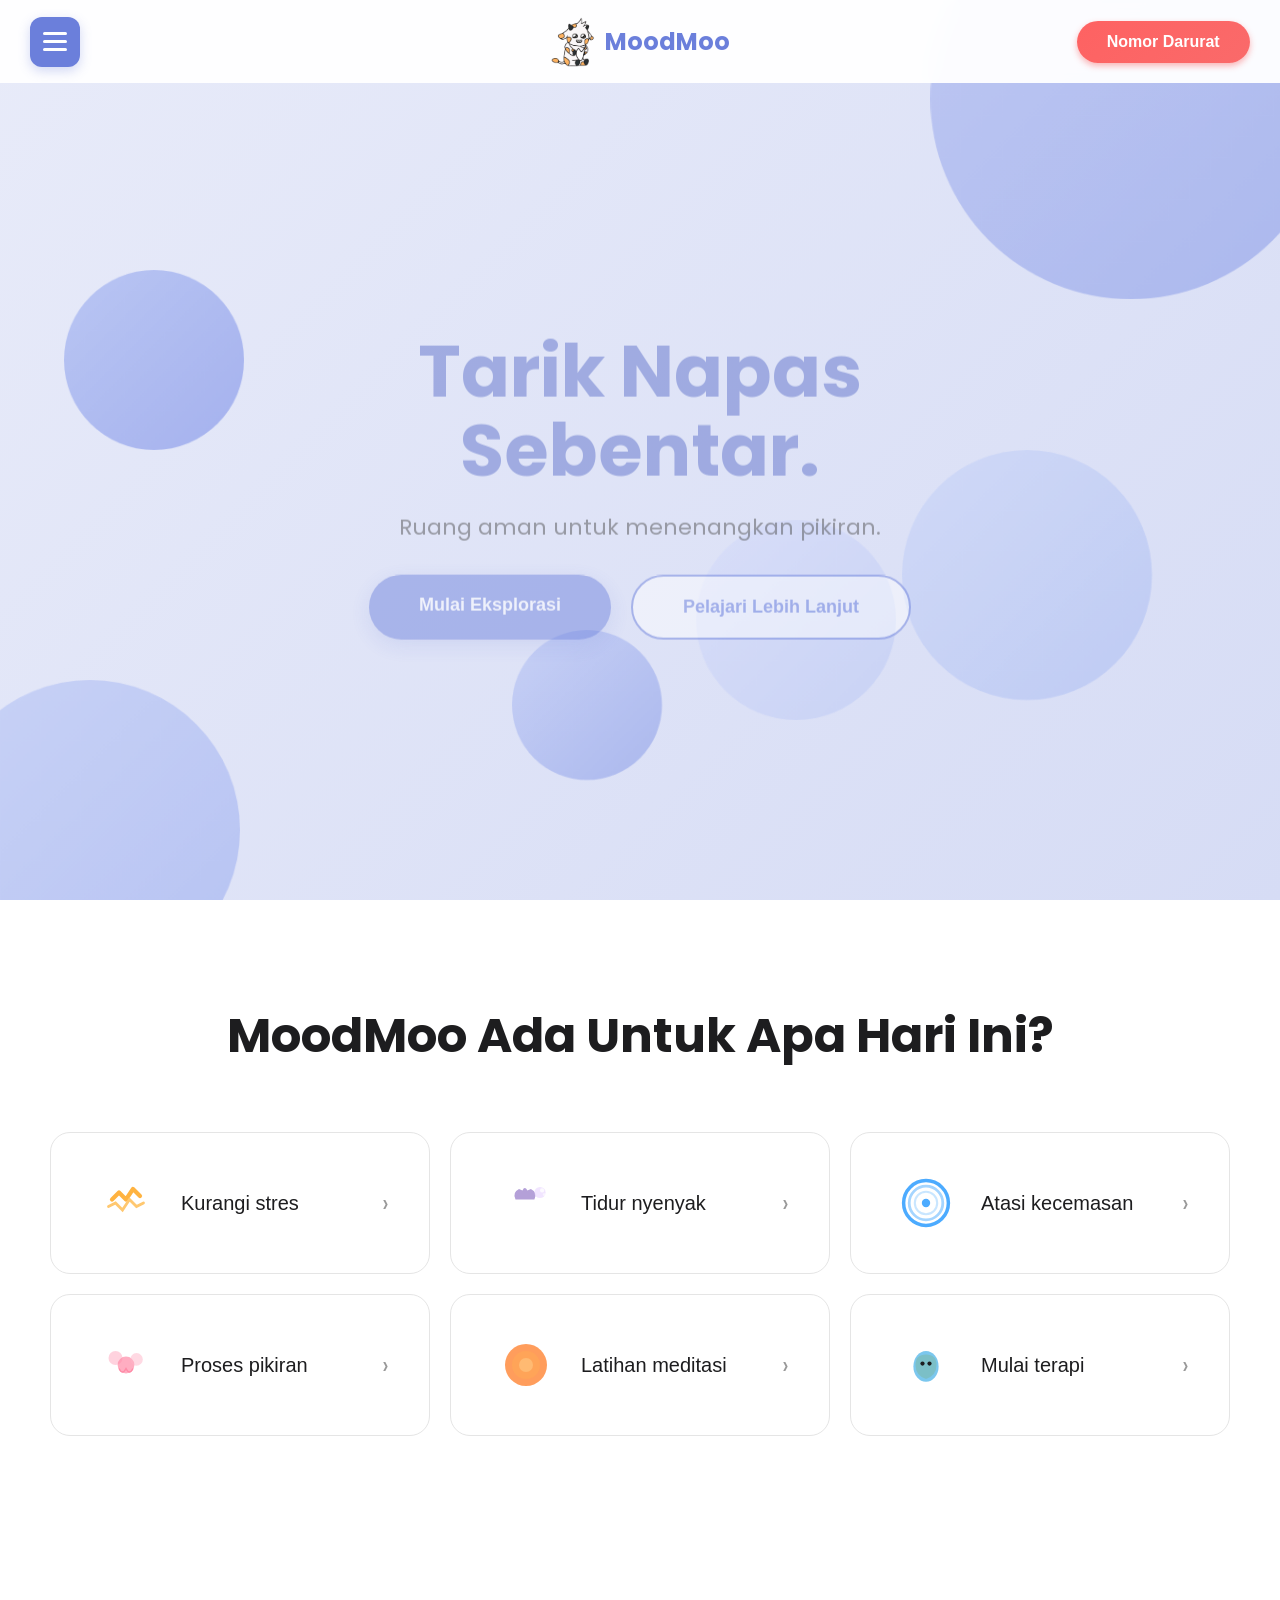
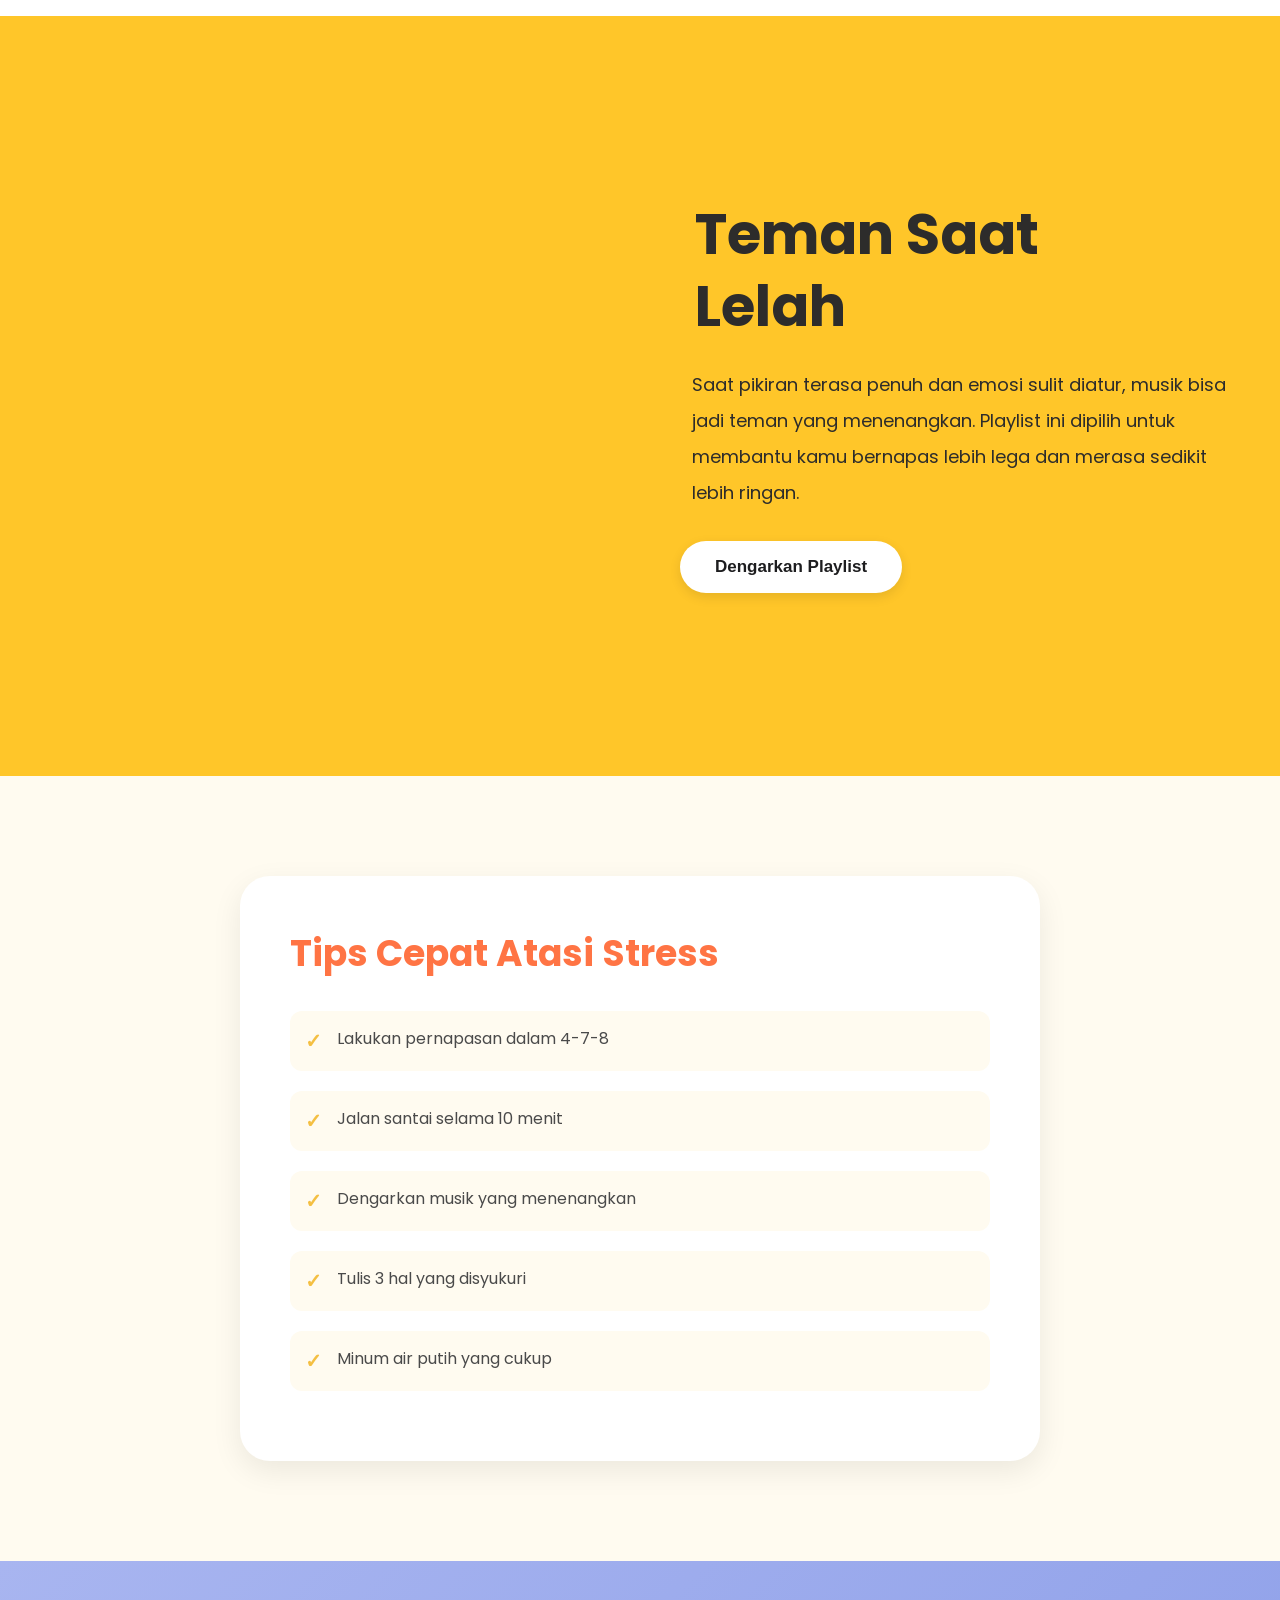
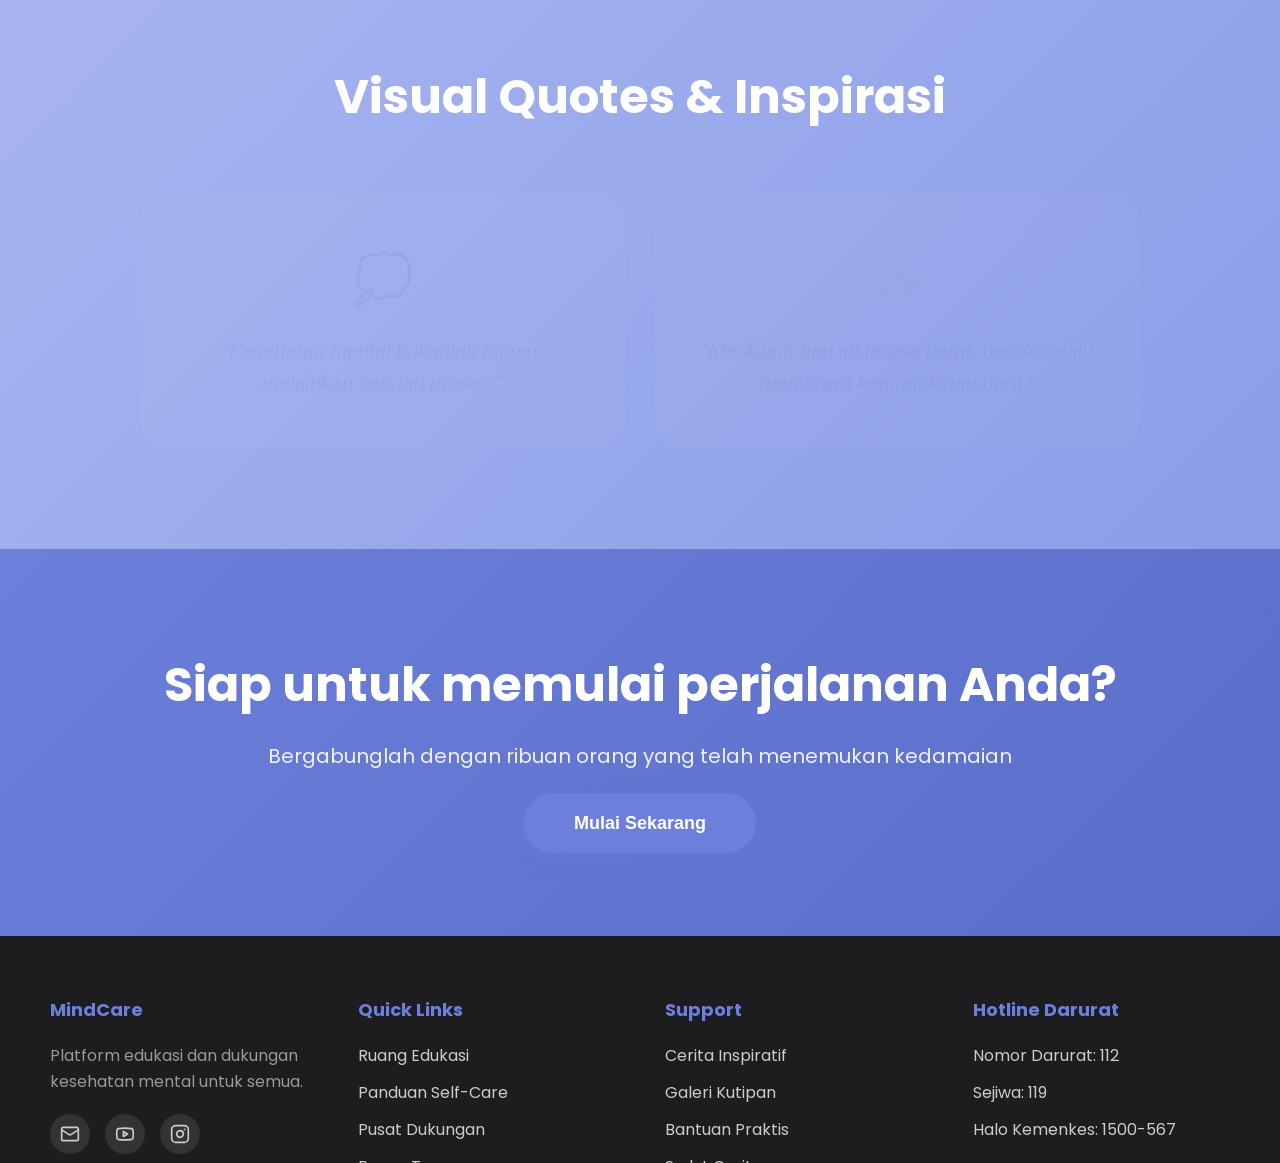
<file: index.html>
<!doctype html>
<html lang="id">
  <head>
    <meta charset="UTF-8" />
    <meta http-equiv="refresh" content="0; url=home.html" />
    <meta name="viewport" content="width=device-width, initial-scale=1.0" />
    <title>MoodMoo - Teman Baik untuk Perasaanmu</title>
  </head>
  <body>
    <p>Redirecting to <a href="home.html">MoodMoo</a>...</p>
  </body>
</html>
</file>
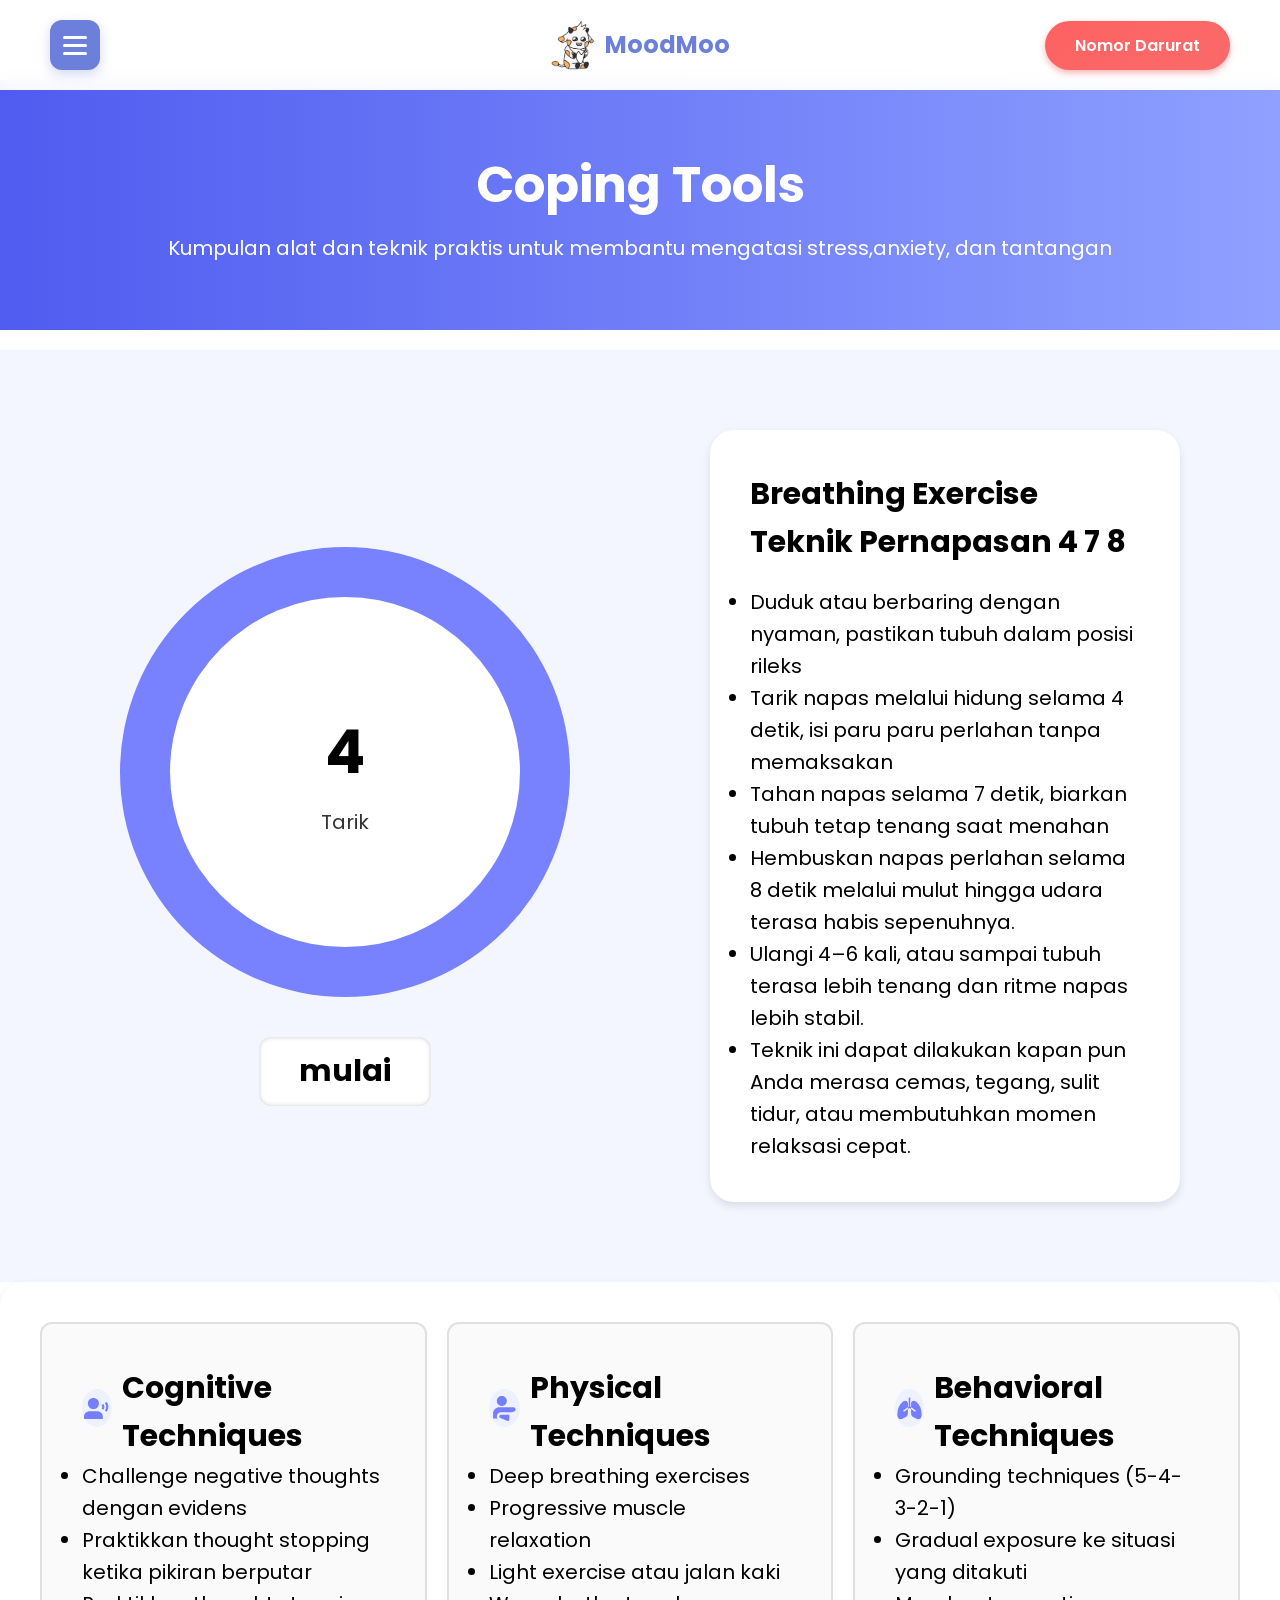
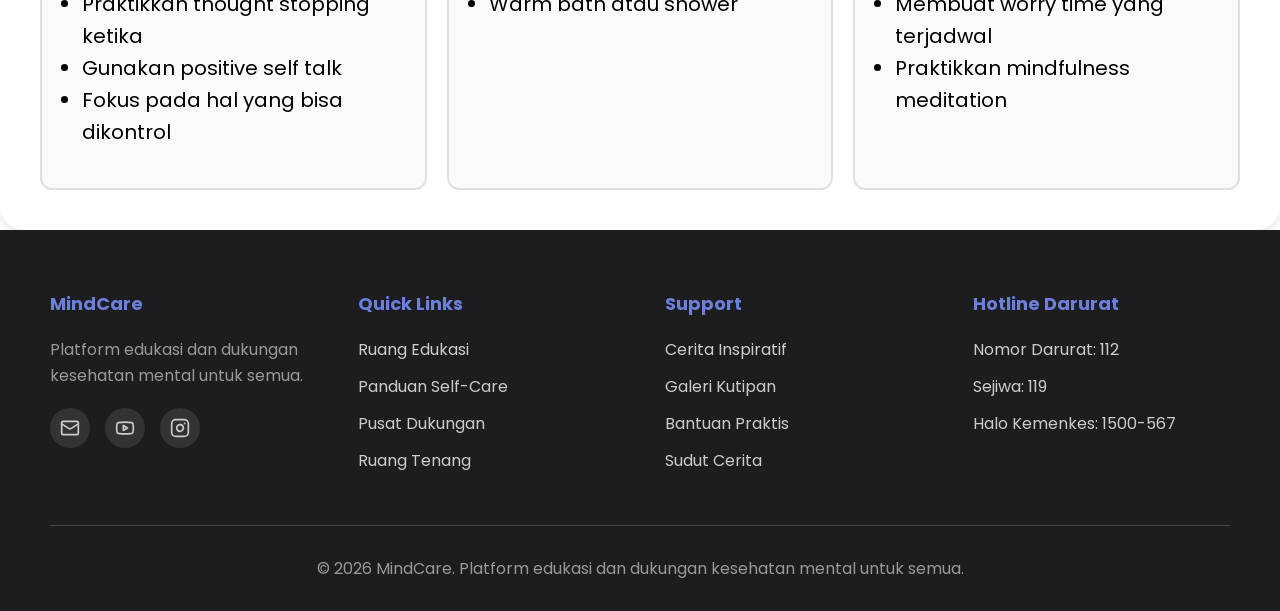
<file: coping tools.html>
<!doctype html>
<html lang="en">
  <head>
    <link
      href="https://fonts.googleapis.com/css2?family=Poppins:wght@300;400;500;600;700;800&display=swap"
      rel="stylesheet"
    />
    <link rel="stylesheet" href="coping tools.css" />
    <link rel="stylesheet" href="navbar.css" />
    <meta charset="UTF-8" />
    <meta name="viewport" content="width=device-width, initial-scale=1.0" />
    <title>Coping tools</title>
  </head>

  <body>
    <nav id="navbar">
      <div class="nav-left">
        <div class="hamburger-menu" id="hamburgerMenu">
          <span class="hamburger-line"></span>
          <span class="hamburger-line"></span>
          <span class="hamburger-line"></span>
        </div>
      </div>
      <div class="logo">
        <img src="sapi-imup.PNG" alt="Logo MoodMoo" class="logo-icon" />
        <span>MoodMoo</span>
      </div>
      <ul class="nav-links"></ul>
      <a href="#hotline" class="cta-button">Nomor Darurat</a>
    </nav>

    <div class="sidebar-overlay" id="sidebarOverlay"></div>

    <div class="sidebar-nav" id="sidebarNav">
      <div class="sidebar-header">
        <div class="sidebar-logo">
          <img
            src="sapi-imup.PNG"
            alt="Logo MoodMoo"
            style="width: 40px; height: auto"
          />
          <span>MoodMoo</span>
        </div>
        <p class="sidebar-tagline">Teman Baik untuk Perasaanmu</p>
      </div>
      <ul class="sidebar-menu">
        <li class="sidebar-menu-item">
          <a href="home.html" class="sidebar-menu-link">Home</a>
        </li>
        <li class="sidebar-menu-item">
          <a href="edukasi.html" class="sidebar-menu-link">
            Edukasi Mental Health
          </a>
        </li>
        <li class="sidebar-menu-item">
          <a href="selfcare.html" class="sidebar-menu-link">Self Care Guide</a>
        </li>
        <li class="sidebar-menu-item">
          <a href="stories.html" class="sidebar-menu-link">Inspiring story</a>
        </li>
        <li class="sidebar-menu-item">
          <a href="visual-quotes.html" class="sidebar-menu-link">Visual Quotes</a>
        </li>
        <li class="sidebar-menu-item">
          <a href="coping tools.html" class="sidebar-menu-link active">
            Coping Tools
          </a>
        </li>
        <li class="sidebar-menu-item">
          <a href="resource-hub.html" class="sidebar-menu-link">Resource Hub</a>
        </li>
        <li class="sidebar-menu-item">
          <a href="mindfullness.html" class="sidebar-menu-link">Mindfulness</a>
        </li>
        <li class="sidebar-menu-item">
          <a href="sudutcerita.html" class="sidebar-menu-link">Sudut Cerita</a>
        </li>
      </ul>
      <div class="sidebar-footer">©Copyright MindCare 2026</div>
    </div>

    <div class="title">
      <div class="font">
        <h1>Coping Tools</h1>
        <h2>
          Kumpulan alat dan teknik praktis untuk membantu mengatasi
          stress,anxiety, dan tantangan
        </h2>
      </div>
    </div>

    <section class="breath">
      <div class="left">
        <div class="circle-outer">
          <div class="circle-inner"></div>
          <div class="circle-center">
            <span class="count">4</span>
            <span class="label">Tarik</span>
          </div>
        </div>

        <button class="btn">mulai</button>
      </div>

      <div class="right">
        <h2>Breathing Exercise Teknik Pernapasan 4 7 8</h2>
        <ul>
          <li>
            Duduk atau berbaring dengan nyaman, pastikan tubuh dalam posisi
            rileks
          </li>
          <li>
            Tarik napas melalui hidung selama 4 detik, isi paru paru perlahan
            tanpa memaksakan
          </li>
          <li>
            Tahan napas selama 7 detik, biarkan tubuh tetap tenang saat menahan
          </li>
          <li>
            Hembuskan napas perlahan selama 8 detik melalui mulut hingga udara
            terasa habis sepenuhnya.
          </li>
          <li>
            Ulangi 4–6 kali, atau sampai tubuh terasa lebih tenang dan ritme
            napas lebih stabil.
          </li>
          <li>
            Teknik ini dapat dilakukan kapan pun Anda merasa cemas, tegang,
            sulit tidur, atau membutuhkan momen relaksasi cepat.
          </li>
        </ul>
      </div>
    </section>

    <div class="parent2">
      <div class="box">
        <div class="logo-left">
          <div class="mini-logo">
            <img height="25" width="25" src="asset/CT.svg" />
          </div>
          <h2>Cognitive Techniques</h2>
        </div>
        <ul>
          <li>Challenge negative thoughts dengan evidens</li>
          <li>Praktikkan thought stopping ketika pikiran berputar</li>
          <li>Praktikkan thought stopping ketika</li>
          <li>Gunakan positive self talk</li>
          <li>Fokus pada hal yang bisa dikontrol</li>
        </ul>
      </div>

      <div class="box">
        <div class="logo-left">
          <div class="mini-logo">
            <img height="25" width="25" src="asset/PT.svg" />
          </div>
          <h2>Physical Techniques</h2>
        </div>
        <ul>
          <li>Deep breathing exercises</li>
          <li>Progressive muscle relaxation</li>
          <li>Light exercise atau jalan kaki</li>
          <li>Warm bath atau shower</li>
        </ul>
      </div>

      <div class="box">
        <div class="logo-left">
          <div class="mini-logo">
            <img height="25" width="25" src="asset/BT.svg" />
          </div>
          <h2>Behavioral Techniques</h2>
        </div>
        <ul>
          <li>Grounding techniques (5-4-3-2-1)</li>
          <li>Gradual exposure ke situasi yang ditakuti</li>
          <li>Membuat worry time yang terjadwal</li>
          <li>Praktikkan mindfulness meditation</li>
        </ul>
      </div>
    </div>

    <footer id="hotline">
      <div class="footer-content">
        <div class="footer-section">
          <h3>MindCare</h3>
          <p style="color: #999; line-height: 1.6">
            Platform edukasi dan dukungan kesehatan mental untuk semua.
          </p>
          <div class="social-links">
            <a href="#" class="social-icon" aria-label="Email">
              <svg xmlns="http://www.w3.org/2000/svg" width="20" height="20" viewBox="0 0 24 24" fill="none" stroke="currentColor" stroke-width="2" stroke-linecap="round" stroke-linejoin="round"><rect width="20" height="16" x="2" y="4" rx="2"/><path d="m22 7-8.97 5.7a1.94 1.94 0 0 1-2.06 0L2 7"/></svg>
            </a>
            <a href="#" class="social-icon" aria-label="YouTube">
              <svg xmlns="http://www.w3.org/2000/svg" width="20" height="20" viewBox="0 0 24 24" fill="none" stroke="currentColor" stroke-width="2" stroke-linecap="round" stroke-linejoin="round"><path d="M2.5 17a24.12 24.12 0 0 1 0-10 2 2 0 0 1 1.4-1.4 49.56 49.56 0 0 1 16.2 0A2 2 0 0 1 21.5 7a24.12 24.12 0 0 1 0 10 2 2 0 0 1-1.4 1.4 49.55 49.55 0 0 1-16.2 0A2 2 0 0 1 2.5 17"/><path d="m10 15 5-3-5-3z"/></svg>
            </a>
            <a href="#" class="social-icon" aria-label="Instagram">
              <svg xmlns="http://www.w3.org/2000/svg" width="20" height="20" viewBox="0 0 24 24" fill="none" stroke="currentColor" stroke-width="2" stroke-linecap="round" stroke-linejoin="round"><rect width="20" height="20" x="2" y="2" rx="5" ry="5"/><path d="M16 11.37A4 4 0 1 1 12.63 8 4 4 0 0 1 16 11.37z"/><line x1="17.5" x2="17.51" y1="6.5" y2="6.5"/></svg>
            </a>
          </div>
        </div>
        <div class="footer-section">
          <h3>Quick Links</h3>
          <ul>
            <li><a href="edukasi.html">Ruang Edukasi</a></li>
            <li><a href="selfcare.html">Panduan Self-Care</a></li>
            <li><a href="resource-hub.html">Pusat Dukungan</a></li>
            <li><a href="mindfullness.html">Ruang Tenang</a></li>
          </ul>
        </div>
        <div class="footer-section">
          <h3>Support</h3>
          <ul>
            <li><a href="stories.html">Cerita Inspiratif</a></li>
            <li><a href="visual-quotes.html">Galeri Kutipan</a></li>
            <li><a href="coping tools.html">Bantuan Praktis</a></li>
            <li><a href="sudutcerita.html">Sudut Cerita</a></li>
          </ul>
        </div>
        <div class="footer-section">
          <h3>Hotline Darurat</h3>
          <ul>
            <li><a href="tel:112">Nomor Darurat: 112</a></li>
            <li><a href="tel:119">Sejiwa: 119</a></li>
            <li><a href="tel:1500567">Halo Kemenkes: 1500-567</a></li>
          </ul>
        </div>
      </div>
      <div class="footer-bottom">
        <p>
          &copy; 2026 MindCare. Platform edukasi dan dukungan kesehatan mental
          untuk semua.
        </p>
      </div>
    </footer>
    <script src="coping-tools.js"></script>
    <script src="navbar.js"></script>
  </body>
</html>
</file>
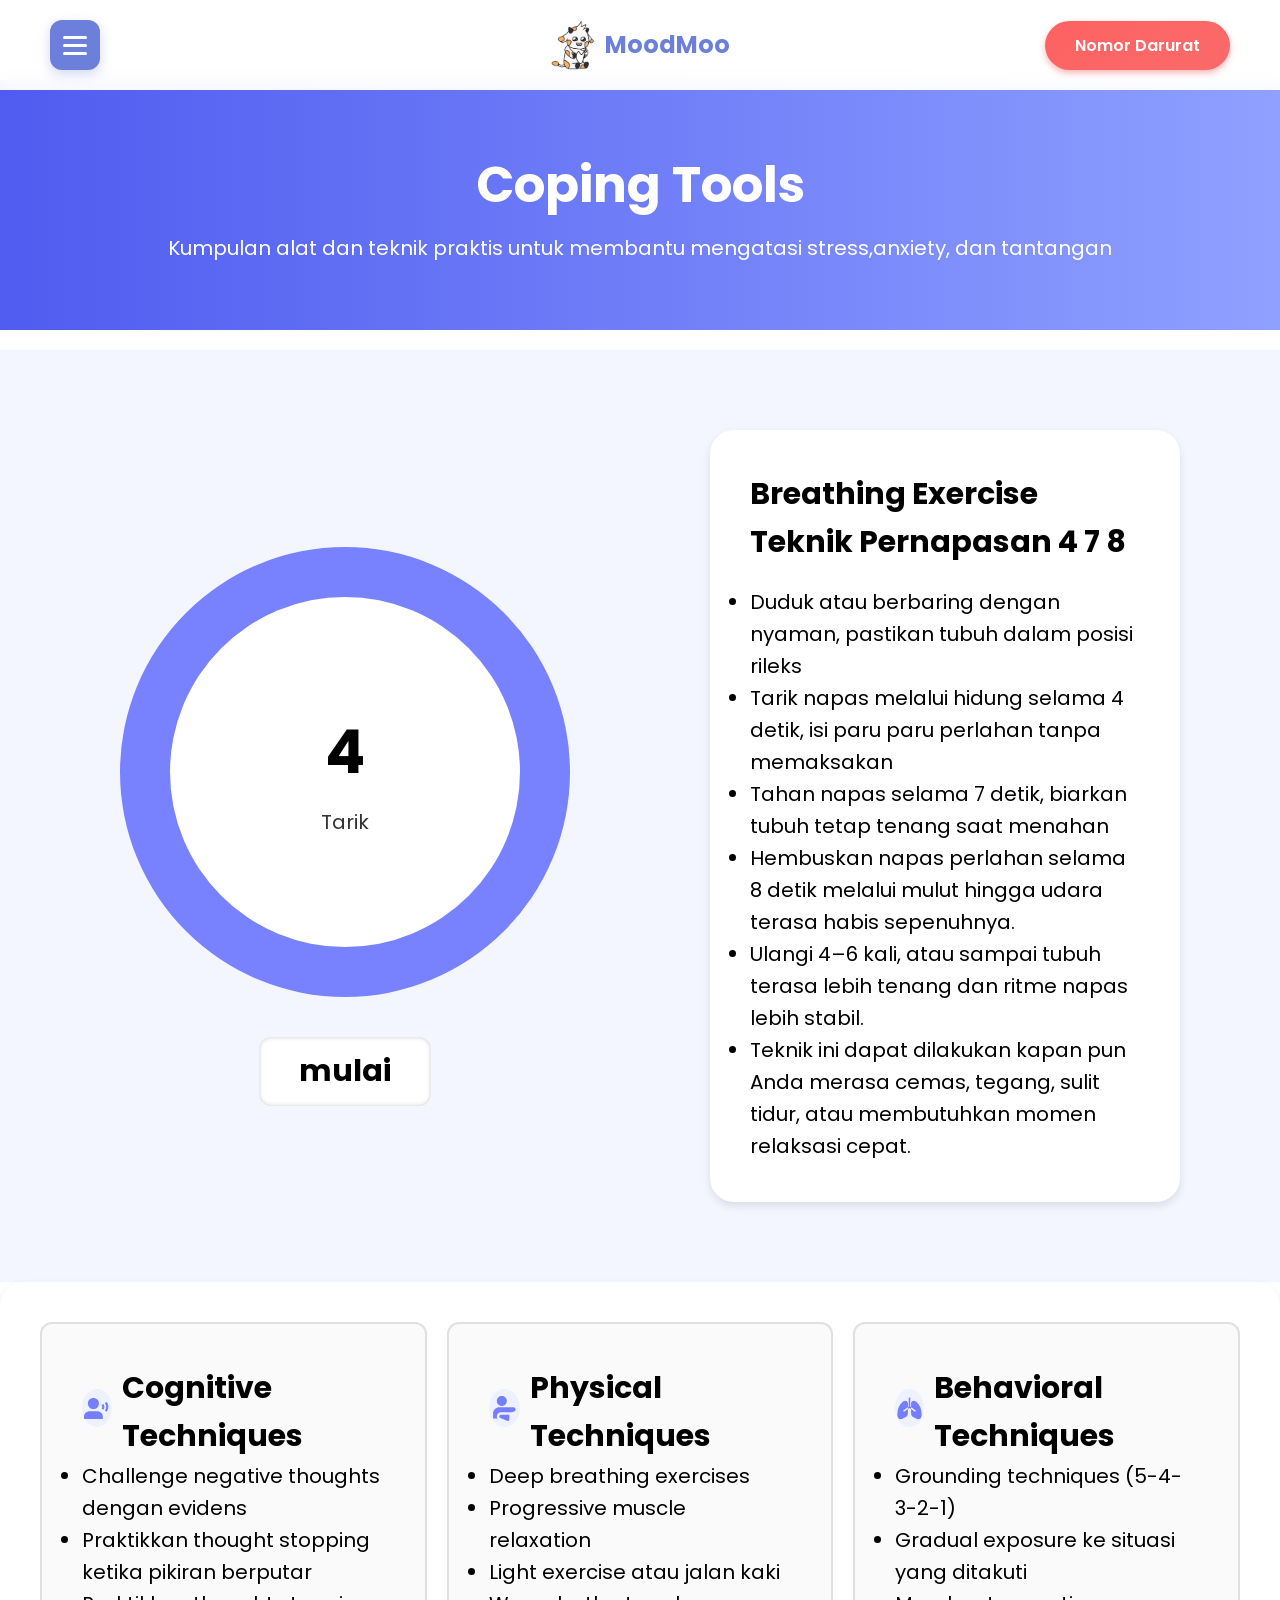
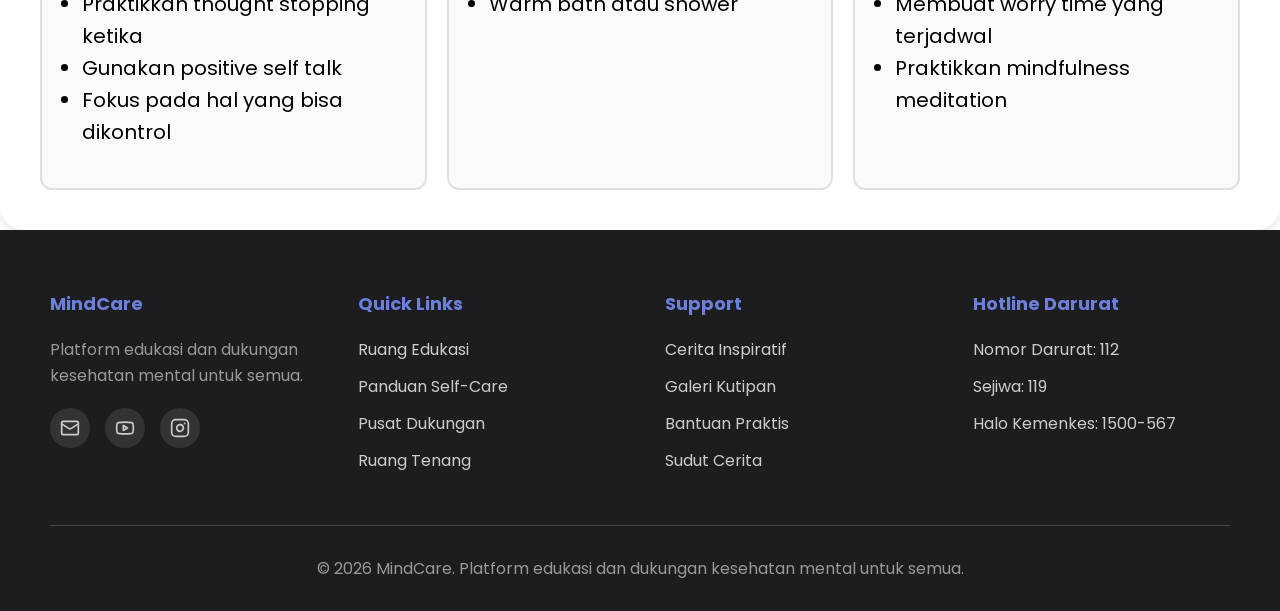
<file: coping-tools.html>
<!doctype html>
<html lang="en">
  <head>
    <link
      href="https://fonts.googleapis.com/css2?family=Poppins:wght@300;400;500;600;700;800&display=swap"
      rel="stylesheet"
    />
    <link rel="stylesheet" href="coping-tools.css" />
    <link rel="stylesheet" href="navbar.css" />
    <meta charset="UTF-8" />
    <meta name="viewport" content="width=device-width, initial-scale=1.0" />
    <title>Coping tools</title>
  </head>

  <body>
    <nav id="navbar">
      <div class="nav-left">
        <div class="hamburger-menu" id="hamburgerMenu">
          <span class="hamburger-line"></span>
          <span class="hamburger-line"></span>
          <span class="hamburger-line"></span>
        </div>
      </div>
      <div class="logo">
        <img src="sapi-imup.PNG" alt="Logo MoodMoo" class="logo-icon" />
        <span>MoodMoo</span>
      </div>
      <ul class="nav-links"></ul>
      <a href="#hotline" class="cta-button">Nomor Darurat</a>
    </nav>

    <div class="sidebar-overlay" id="sidebarOverlay"></div>

    <div class="sidebar-nav" id="sidebarNav">
      <div class="sidebar-header">
        <div class="sidebar-logo">
          <img
            src="sapi-imup.PNG"
            alt="Logo MoodMoo"
            style="width: 40px; height: auto"
          />
          <span>MoodMoo</span>
        </div>
        <p class="sidebar-tagline">Teman Baik untuk Perasaanmu</p>
      </div>
      <ul class="sidebar-menu">
        <li class="sidebar-menu-item">
          <a href="home.html" class="sidebar-menu-link">Home</a>
        </li>
        <li class="sidebar-menu-item">
          <a href="edukasi.html" class="sidebar-menu-link">
            Edukasi Mental Health
          </a>
        </li>
        <li class="sidebar-menu-item">
          <a href="selfcare.html" class="sidebar-menu-link">Self Care Guide</a>
        </li>
        <li class="sidebar-menu-item">
          <a href="stories.html" class="sidebar-menu-link">Inspiring story</a>
        </li>
        <li class="sidebar-menu-item">
          <a href="visual-quotes.html" class="sidebar-menu-link">Visual Quotes</a>
        </li>
        <li class="sidebar-menu-item">
          <a href="coping-tools.html" class="sidebar-menu-link active">
            Coping Tools
          </a>
        </li>
        <li class="sidebar-menu-item">
          <a href="resource-hub.html" class="sidebar-menu-link">Resource Hub</a>
        </li>
        <li class="sidebar-menu-item">
          <a href="mindfullness.html" class="sidebar-menu-link">Mindfulness</a>
        </li>
        <li class="sidebar-menu-item">
          <a href="sudutcerita.html" class="sidebar-menu-link">Sudut Cerita</a>
        </li>
      </ul>
      <div class="sidebar-footer">©Copyright MindCare 2026</div>
    </div>

    <div class="title">
      <div class="font">
        <h1>Coping Tools</h1>
        <h2>
          Kumpulan alat dan teknik praktis untuk membantu mengatasi
          stress,anxiety, dan tantangan
        </h2>
      </div>
    </div>

    <section class="breath">
      <div class="left">
        <div class="circle-outer">
          <div class="circle-inner"></div>
          <div class="circle-center">
            <span class="count">4</span>
            <span class="label">Tarik</span>
          </div>
        </div>

        <button class="btn">mulai</button>
      </div>

      <div class="right">
        <h2>Breathing Exercise Teknik Pernapasan 4 7 8</h2>
        <ul>
          <li>
            Duduk atau berbaring dengan nyaman, pastikan tubuh dalam posisi
            rileks
          </li>
          <li>
            Tarik napas melalui hidung selama 4 detik, isi paru paru perlahan
            tanpa memaksakan
          </li>
          <li>
            Tahan napas selama 7 detik, biarkan tubuh tetap tenang saat menahan
          </li>
          <li>
            Hembuskan napas perlahan selama 8 detik melalui mulut hingga udara
            terasa habis sepenuhnya.
          </li>
          <li>
            Ulangi 4–6 kali, atau sampai tubuh terasa lebih tenang dan ritme
            napas lebih stabil.
          </li>
          <li>
            Teknik ini dapat dilakukan kapan pun Anda merasa cemas, tegang,
            sulit tidur, atau membutuhkan momen relaksasi cepat.
          </li>
        </ul>
      </div>
    </section>

    <div class="parent2">
      <div class="box">
        <div class="logo-left">
          <div class="mini-logo">
            <img height="25" width="25" src="asset/CT.svg" />
          </div>
          <h2>Cognitive Techniques</h2>
        </div>
        <ul>
          <li>Challenge negative thoughts dengan evidens</li>
          <li>Praktikkan thought stopping ketika pikiran berputar</li>
          <li>Praktikkan thought stopping ketika</li>
          <li>Gunakan positive self talk</li>
          <li>Fokus pada hal yang bisa dikontrol</li>
        </ul>
      </div>

      <div class="box">
        <div class="logo-left">
          <div class="mini-logo">
            <img height="25" width="25" src="asset/PT.svg" />
          </div>
          <h2>Physical Techniques</h2>
        </div>
        <ul>
          <li>Deep breathing exercises</li>
          <li>Progressive muscle relaxation</li>
          <li>Light exercise atau jalan kaki</li>
          <li>Warm bath atau shower</li>
        </ul>
      </div>

      <div class="box">
        <div class="logo-left">
          <div class="mini-logo">
            <img height="25" width="25" src="asset/BT.svg" />
          </div>
          <h2>Behavioral Techniques</h2>
        </div>
        <ul>
          <li>Grounding techniques (5-4-3-2-1)</li>
          <li>Gradual exposure ke situasi yang ditakuti</li>
          <li>Membuat worry time yang terjadwal</li>
          <li>Praktikkan mindfulness meditation</li>
        </ul>
      </div>
    </div>

    <footer id="hotline">
      <div class="footer-content">
        <div class="footer-section">
          <h3>MindCare</h3>
          <p style="color: #999; line-height: 1.6">
            Platform edukasi dan dukungan kesehatan mental untuk semua.
          </p>
          <div class="social-links">
            <a href="mailto:snorlaxsleeping19@gmail.com" class="social-icon" aria-label="Email">
              <svg xmlns="http://www.w3.org/2000/svg" width="20" height="20" viewBox="0 0 24 24" fill="none" stroke="currentColor" stroke-width="2" stroke-linecap="round" stroke-linejoin="round"><rect width="20" height="16" x="2" y="4" rx="2"/><path d="m22 7-8.97 5.7a1.94 1.94 0 0 1-2.06 0L2 7"/></svg>
            </a>
            <a href="https://www.youtube.com/@erasabi7195" class="social-icon" aria-label="YouTube">
              <svg xmlns="http://www.w3.org/2000/svg" width="20" height="20" viewBox="0 0 24 24" fill="none" stroke="currentColor" stroke-width="2" stroke-linecap="round" stroke-linejoin="round"><path d="M2.5 17a24.12 24.12 0 0 1 0-10 2 2 0 0 1 1.4-1.4 49.56 49.56 0 0 1 16.2 0A2 2 0 0 1 21.5 7a24.12 24.12 0 0 1 0 10 2 2 0 0 1-1.4 1.4 49.55 49.55 0 0 1-16.2 0A2 2 0 0 1 2.5 17"/><path d="m10 15 5-3-5-3z"/></svg>
            </a>
            <a href="https://www.instagram.com/erasabi" class="social-icon" aria-label="Instagram">
              <svg xmlns="http://www.w3.org/2000/svg" width="20" height="20" viewBox="0 0 24 24" fill="none" stroke="currentColor" stroke-width="2" stroke-linecap="round" stroke-linejoin="round"><rect width="20" height="20" x="2" y="2" rx="5" ry="5"/><path d="M16 11.37A4 4 0 1 1 12.63 8 4 4 0 0 1 16 11.37z"/><line x1="17.5" x2="17.51" y1="6.5" y2="6.5"/></svg>
            </a>
          </div>
        </div>
        <div class="footer-section">
          <h3>Quick Links</h3>
          <ul>
            <li><a href="edukasi.html">Ruang Edukasi</a></li>
            <li><a href="selfcare.html">Panduan Self-Care</a></li>
            <li><a href="resource-hub.html">Pusat Dukungan</a></li>
            <li><a href="mindfullness.html">Ruang Tenang</a></li>
          </ul>
        </div>
        <div class="footer-section">
          <h3>Support</h3>
          <ul>
            <li><a href="stories.html">Cerita Inspiratif</a></li>
            <li><a href="visual-quotes.html">Galeri Kutipan</a></li>
            <li><a href="coping-tools.html">Bantuan Praktis</a></li>
            <li><a href="sudutcerita.html">Sudut Cerita</a></li>
          </ul>
        </div>
        <div class="footer-section">
          <h3>Hotline Darurat</h3>
          <ul>
            <li><a href="tel:112">Nomor Darurat: 112</a></li>
            <li><a href="tel:119">Sejiwa: 119</a></li>
            <li><a href="tel:1500567">Halo Kemenkes: 1500-567</a></li>
          </ul>
        </div>
      </div>
      <div class="footer-bottom">
        <p>
          &copy; 2026 MindCare. Platform edukasi dan dukungan kesehatan mental
          untuk semua.
        </p>
      </div>
    </footer>
    <script src="coping-tools.js"></script>
    <script src="navbar.js"></script>
  </body>
</html>
</file>
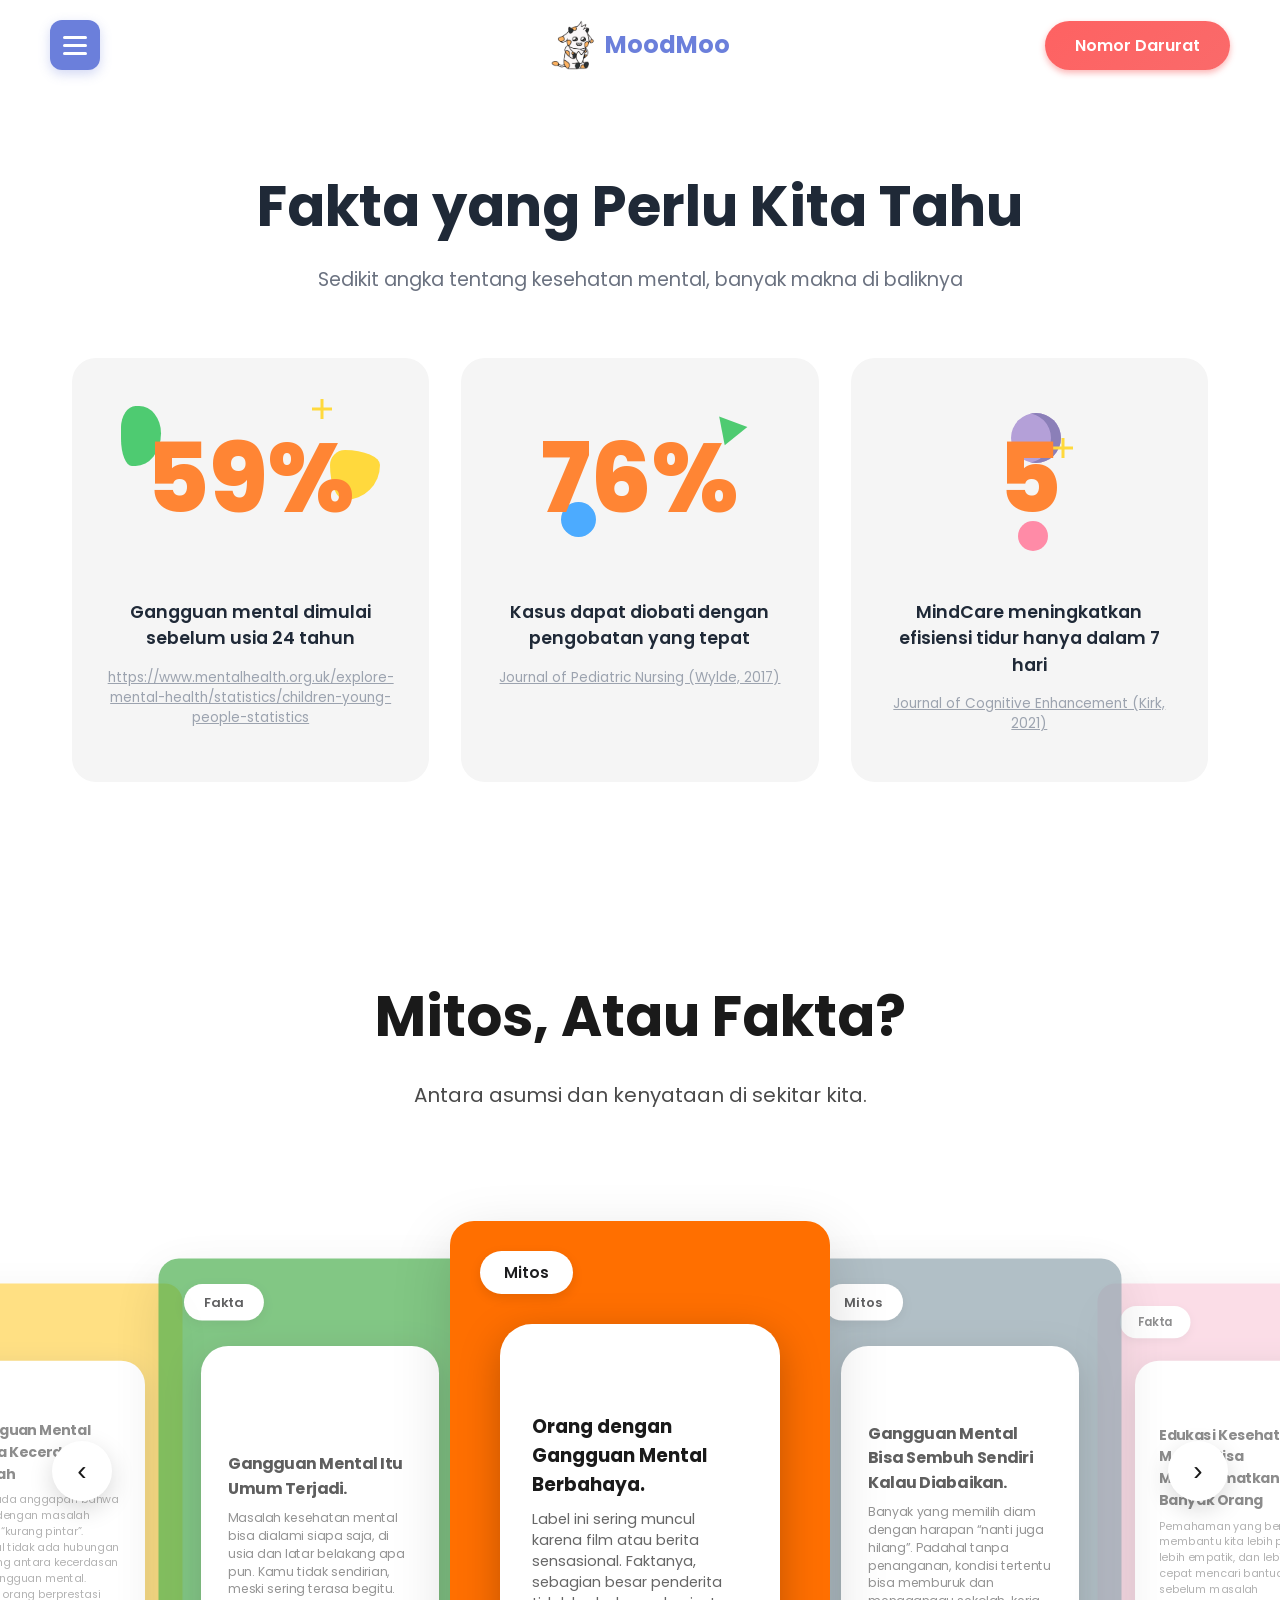
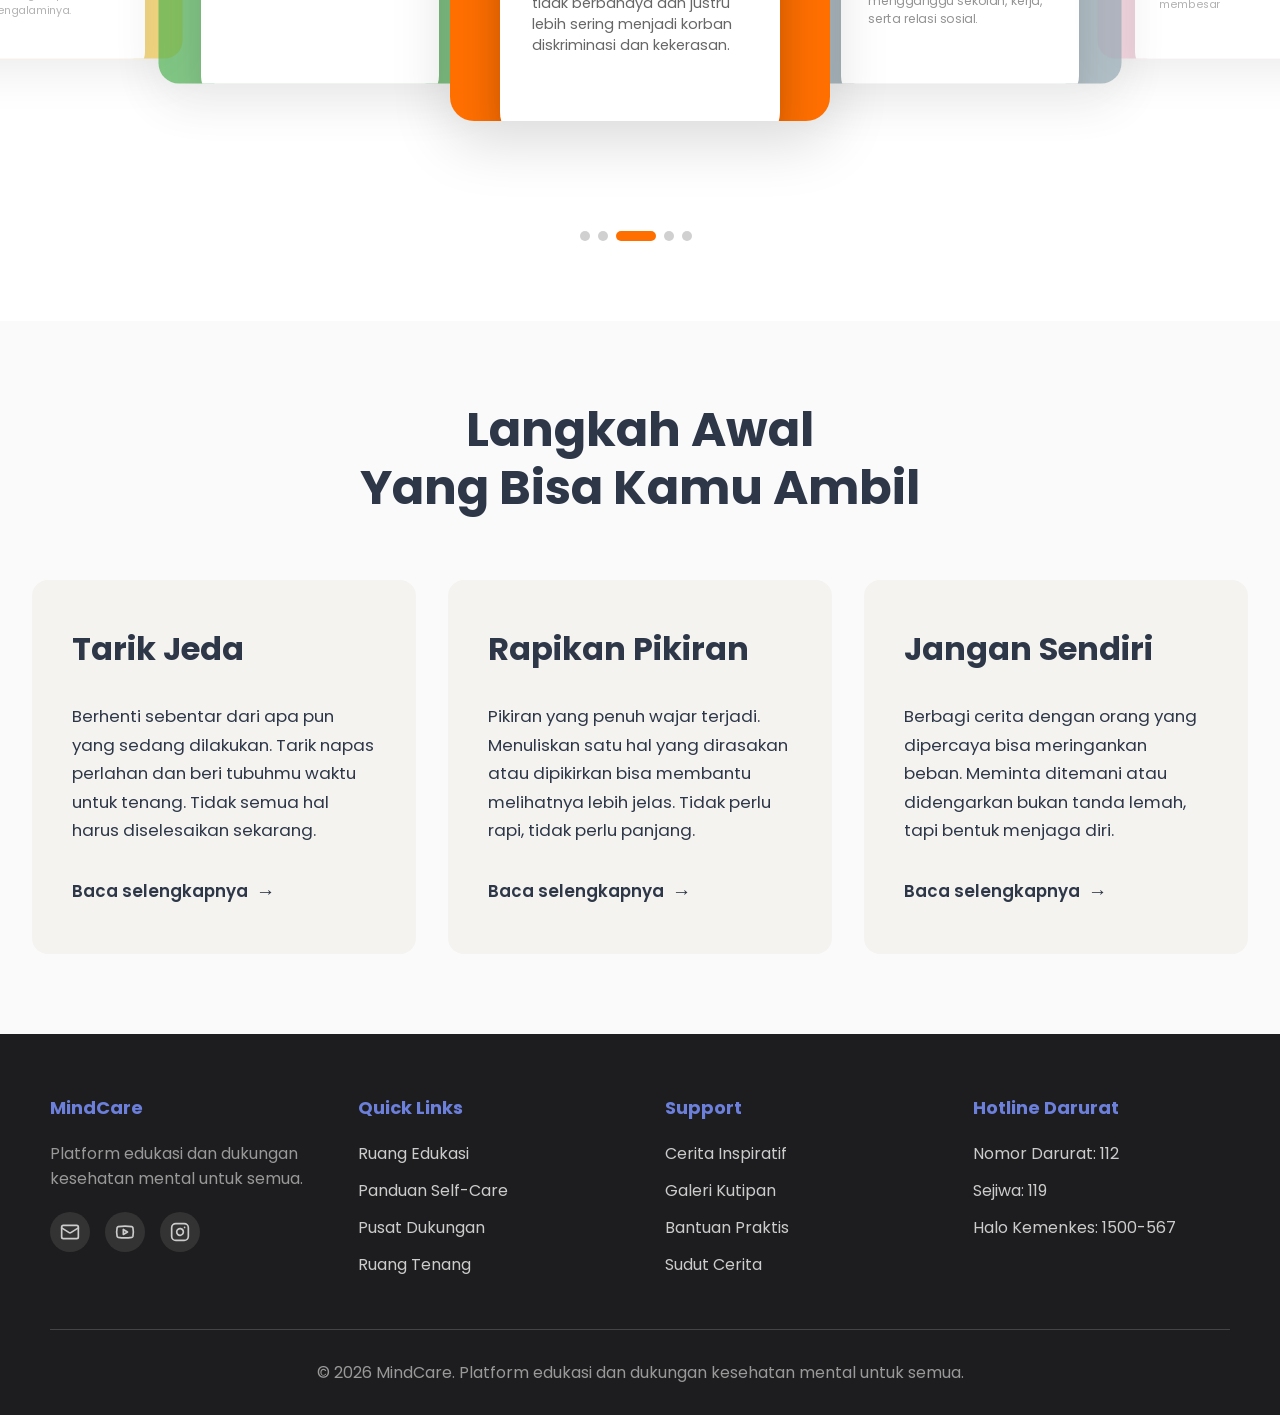
<file: edukasi.html>
<!doctype html>
<html lang="id">
  <head>
    <meta charset="UTF-8" />
    <meta name="viewport" content="width=device-width, initial-scale=1.0" />
    <title>MoodMoo</title>
    <link
      href="https://fonts.googleapis.com/css2?family=Poppins:wght@300;400;500;600;700;800&display=swap"
      rel="stylesheet"
    />
    <link rel="stylesheet" href="navbar.css" />
    <link rel="stylesheet" href="edukasi.css" />
  </head>
  <body>
    <nav id="navbar">
      <div class="nav-left">
        <div class="hamburger-menu" id="hamburgerMenu">
          <span class="hamburger-line"></span>
          <span class="hamburger-line"></span>
          <span class="hamburger-line"></span>
        </div>
      </div>
      <div class="logo">
        <img src="sapi-imup.PNG" alt="Logo MoodMoo" class="logo-icon" />
        <span>MoodMoo</span>
      </div>
      <ul class="nav-links"></ul>
      <a href="#hotline" class="cta-button">Nomor Darurat</a>
    </nav>

    <div class="sidebar-overlay" id="sidebarOverlay"></div>

    <div class="sidebar-nav" id="sidebarNav">
      <div class="sidebar-header">
        <div class="sidebar-logo">
          <img
            src="sapi-imup.PNG"
            alt="Logo MoodMoo"
            style="width: 40px; height: auto"
          />
          <span>MoodMoo</span>
        </div>
        <p class="sidebar-tagline">Teman Baik untuk Perasaanmu</p>
      </div>
      <ul class="sidebar-menu">
        <li class="sidebar-menu-item">
          <a href="home.html" class="sidebar-menu-link">Home</a>
        </li>
        <li class="sidebar-menu-item">
          <a href="edukasi.html" class="sidebar-menu-link active">
            Edukasi Mental Health
          </a>
        </li>
        <li class="sidebar-menu-item">
          <a href="selfcare.html" class="sidebar-menu-link">Self Care Guide</a>
        </li>
        <li class="sidebar-menu-item">
          <a href="stories.html" class="sidebar-menu-link">Inspiring story</a>
        </li>
        <li class="sidebar-menu-item">
          <a href="visual-quotes.html" class="sidebar-menu-link">Visual Quotes</a>
        </li>
        <li class="sidebar-menu-item">
          <a href="coping-tools.html" class="sidebar-menu-link">Coping Tools</a>
        </li>
        <li class="sidebar-menu-item">
          <a href="resource-hub.html" class="sidebar-menu-link">Resource Hub</a>
        </li>
        <li class="sidebar-menu-item">
          <a href="mindfullness.html" class="sidebar-menu-link">Mindfulness</a>
        </li>
        <li class="sidebar-menu-item">
          <a href="sudutcerita.html" class="sidebar-menu-link">Sudut Cerita</a>
        </li>
      </ul>
      <div class="sidebar-footer">©Copyright MindCare 2026</div>
    </div>

    <!-- FACTS SECTION -->
    <section class="facts-section">
      <h1>Fakta yang Perlu Kita Tahu</h1>
      <p class="subtitle">
        Sedikit angka tentang kesehatan mental, banyak makna di baliknya
      </p>

      <div class="grid">
        <div class="stat-card" data-target="70">
          <div class="number-container">
            <div class="number">0%</div>
            <div class="shape shape-1"></div>
            <div class="shape shape-2"></div>
            <div class="shape shape-sparkle sparkle-1"></div>
          </div>
          <div class="title">Gangguan mental dimulai sebelum usia 24 tahun</div>
          <div class="source">
            https://www.mentalhealth.org.uk/explore-mental-health/statistics/children-young-people-statistics
          </div>
        </div>

        <div class="stat-card" data-target="90">
          <div class="number-container">
            <div class="number">0%</div>
            <div class="shape shape-3"></div>
            <div class="lightning"></div>
          </div>
          <div class="title">
            Kasus dapat diobati dengan pengobatan yang tepat
          </div>
          <div class="source">Journal of Pediatric Nursing (Wylde, 2017)</div>
        </div>

        <div class="stat-card" data-target="7">
          <div class="number-container">
            <div class="number">0</div>
            <div class="moon"></div>
            <div class="shape shape-5"></div>
            <div class="shape shape-sparkle sparkle-2"></div>
          </div>
          <div class="title">
            MindCare meningkatkan efisiensi tidur hanya dalam 7 hari
          </div>
          <div class="source">
            Journal of Cognitive Enhancement (Kirk, 2021)
          </div>
        </div>
      </div>
    </section>

    <!-- CAROUSEL SECTION -->
    <section class="carousel-section">
      <div class="carousel-header">
        <h2>Mitos, Atau Fakta?</h2>
        <p class="carousel-subtitle">
          Antara asumsi dan kenyataan di sekitar kita.
        </p>
      </div>

      <div class="carousel-container">
        <div class="carousel-track" id="carouselTrack">
          <!-- Card 1: EAP -->
          <div class="card card-yellow" data-position="0">
            <span class="tag">Mitos</span>
            <div class="phone-container">
              <div class="phone" style="background: white">
                <div
                  class="phone-screen"
                  style="background: white; color: #1a1a1a; padding: 20px"
                >
                  <h3 style="margin-bottom: 10px">
                    Gangguan Mental Tanda Kecerdasan Rendah
                  </h3>
                  <p style="color: #666; font-size: 0.9rem">
                    Masih ada anggapan bahwa orang dengan masalah mental “kurang
                    pintar”. Padahal tidak ada hubungan langsung antara
                    kecerdasan dan gangguan mental. Banyak orang berprestasi
                    juga mengalaminya.
                  </p>
                </div>
              </div>
            </div>
          </div>

          <!-- Card 2: Therapy -->
          <div class="card card-green" data-position="1">
            <span class="tag">Fakta</span>
            <div class="phone-container">
              <div class="phone" style="background: white">
                <div
                  class="phone-screen"
                  style="background: white; color: #1a1a1a; padding: 20px"
                >
                  <h3 style="margin-bottom: 10px">
                    Gangguan Mental Itu Umum Terjadi.
                  </h3>
                  <p style="color: #666; font-size: 0.9rem">
                    Masalah kesehatan mental bisa dialami siapa saja, di usia
                    dan latar belakang apa pun. Kamu tidak sendirian, meski
                    sering terasa begitu.
                  </p>
                </div>
              </div>
            </div>
          </div>

          <!-- Card 3: Coaching (Center) -->
          <div class="card card-orange" data-position="2">
            <span class="tag">Mitos</span>
            <div class="phone-container">
              <div class="phone" style="background: white">
                <div
                  class="phone-screen"
                  style="background: white; color: #1a1a1a; padding: 20px"
                >
                  <h3 style="margin-bottom: 10px">
                    Orang dengan Gangguan Mental Berbahaya.
                  </h3>
                  <p style="color: #666; font-size: 0.9rem">
                    Label ini sering muncul karena film atau berita sensasional.
                    Faktanya, sebagian besar penderita tidak berbahaya dan
                    justru lebih sering menjadi korban diskriminasi dan
                    kekerasan.
                  </p>
                </div>
              </div>
            </div>
          </div>

          <!-- Card 4: Psychiatry -->
          <div class="card card-gray" data-position="3">
            <span class="tag">Mitos</span>
            <div class="phone-container">
              <div class="phone" style="background: white">
                <div
                  class="phone-screen"
                  style="background: white; color: #1a1a1a; padding: 20px"
                >
                  <h3 style="margin-bottom: 10px">
                    Gangguan Mental Bisa Sembuh Sendiri Kalau Diabaikan.
                  </h3>
                  <p style="color: #666; font-size: 0.9rem">
                    Banyak yang memilih diam dengan harapan “nanti juga hilang”.
                    Padahal tanpa penanganan, kondisi tertentu bisa memburuk dan
                    mengganggu sekolah, kerja, serta relasi sosial.
                  </p>
                </div>
              </div>
            </div>
          </div>

          <!-- Card 5: Depression -->
          <div class="card card-pink" data-position="4">
            <span class="tag">Fakta</span>
            <div class="phone-container">
              <div class="phone" style="background: white">
                <div
                  class="phone-screen"
                  style="background: white; color: #1a1a1a; padding: 20px"
                >
                  <h3 style="margin-bottom: 10px">
                    Edukasi Kesehatan Mental Bisa Menyelamatkan Banyak Orang
                  </h3>
                  <p style="color: #666; font-size: 0.9rem">
                    Pemahaman yang benar membantu kita lebih peka, lebih
                    empatik, dan lebih cepat mencari bantuan sebelum masalah
                    membesar
                  </p>
                </div>
              </div>
            </div>
          </div>
        </div>

        <button class="nav-button left" onclick="prevSlide()">‹</button>
        <button class="nav-button right" onclick="nextSlide()">›</button>
      </div>

      <div class="dots-container">
        <div class="dot" onclick="goToSlide(0)"></div>
        <div class="dot" onclick="goToSlide(1)"></div>
        <div class="dot active" onclick="goToSlide(2)"></div>
        <div class="dot" onclick="goToSlide(3)"></div>
        <div class="dot" onclick="goToSlide(4)"></div>
        <div class="avatar-indicator"></div>
      </div>
    </section>

    <!-- END-TO-END CARE SECTION -->
    <section class="care-section">
      <div class="care-container">
        <div class="care-header">
          <h2>
            Langkah Awal
            <br />
            Yang Bisa Kamu Ambil
          </h2>
        </div>

        <div class="care-cards">
          <!-- Card 1: For employers -->
          <div class="care-card">
            <h3>Tarik Jeda</h3>
            <div class="care-card-content">
              <p>
                Berhenti sebentar dari apa pun yang sedang dilakukan. Tarik
                napas perlahan dan beri tubuhmu waktu untuk tenang. Tidak semua
                hal harus diselesaikan sekarang.
              </p>
              <a
                href="https://hellosehat.com/mental/gangguan-mood/relaksasi-untuk-redakan-amarah/"
                class="learn-more"
                target="_blank"
                rel="noopener noreferrer"
              >
                Baca selengkapnya
              </a>
            </div>
          </div>

          <!-- Card 2: For consultants -->
          <div class="care-card">
            <h3>Rapikan Pikiran</h3>
            <div class="care-card-content">
              <p>
                Pikiran yang penuh wajar terjadi. Menuliskan satu hal yang
                dirasakan atau dipikirkan bisa membantu melihatnya lebih jelas.
                Tidak perlu rapi, tidak perlu panjang.
              </p>
              <a
                href="https://www.beautynesia.id/wellness/writing-for-healing-6-cara-menulis-agar-bebas-stres-dan-kesehatan-mental-terjaga/b-297502"
                class="learn-more"
                target="_blank"
                rel="noopener noreferrer"
              >
                Baca selengkapnya
              </a>
            </div>
          </div>

          <!-- Card 3: For health plans -->
          <div class="care-card orange">
            <h3>Jangan Sendiri</h3>
            <div class="care-card-content">
              <p>
                Berbagi cerita dengan orang yang dipercaya bisa meringankan
                beban. Meminta ditemani atau didengarkan bukan tanda lemah, tapi
                bentuk menjaga diri.
              </p>
              <a
                href="https://www.liputan6.com/health/read/5574231/5-manfaat-luar-biasa-bercerita-bagi-kesehatan-mental-bisa-meningkatkan-empati"
                class="learn-more"
                target="_blank"
                rel="noopener noreferrer"
              >
                Baca selengkapnya
              </a>
            </div>
          </div>
        </div>
      </div>
    </section>

    <script>
      // Facts Section Animation
      const statCards = document.querySelectorAll(".stat-card");

      const animateNumber = (el, target, duration = 2000) => {
        let start = 0;
        const increment = target / (duration / 16);

        const interval = setInterval(() => {
          start += increment;
          if (start >= target) {
            el.textContent = target + (target === 7 ? "" : "%");
            clearInterval(interval);
          } else {
            el.textContent = Math.floor(start) + (target === 7 ? "" : "%");
          }
        }, 16);
      };

      const observer = new IntersectionObserver(
        (entries) => {
          entries.forEach((entry) => {
            if (entry.isIntersecting) {
              const card = entry.target;
              const numberEl = card.querySelector(".number");
              const target = Number(card.dataset.target);

              card.classList.add("show");
              animateNumber(numberEl, target);
              observer.unobserve(card);
            }
          });
        },
        { threshold: 0.5 },
      );

      statCards.forEach((card) => observer.observe(card));

      // Carousel Section
      let currentIndex = 2;
      const cards = document.querySelectorAll(".card");
      const totalCards = cards.length;
      const dots = document.querySelectorAll(".dot");

      function updateCarousel() {
        cards.forEach((card, index) => {
          let position = index - currentIndex;

          if (position < -2) position += totalCards;
          if (position > 2) position -= totalCards;

          card.setAttribute("data-position", position + 2);
        });

        dots.forEach((dot, index) => {
          dot.classList.toggle("active", index === currentIndex);
        });
      }

      function nextSlide() {
        currentIndex = (currentIndex + 1) % totalCards;
        updateCarousel();
      }

      function prevSlide() {
        currentIndex = (currentIndex - 1 + totalCards) % totalCards;
        updateCarousel();
      }

      function goToSlide(index) {
        currentIndex = index;
        updateCarousel();
      }

      document.addEventListener("keydown", (e) => {
        if (e.key === "ArrowLeft") prevSlide();
        if (e.key === "ArrowRight") nextSlide();
      });

      let touchStartX = 0;
      let touchEndX = 0;

      document.addEventListener("touchstart", (e) => {
        touchStartX = e.changedTouches[0].screenX;
      });

      document.addEventListener("touchend", (e) => {
        touchEndX = e.changedTouches[0].screenX;
        handleSwipe();
      });

      function handleSwipe() {
        if (touchEndX < touchStartX - 50) nextSlide();
        if (touchEndX > touchStartX + 50) prevSlide();
      }

      updateCarousel();
    </script>

    <footer id="hotline">
      <div class="footer-content">
        <div class="footer-section">
          <h3>MindCare</h3>
          <p style="color: #999; line-height: 1.6">
            Platform edukasi dan dukungan kesehatan mental untuk semua.
          </p>
          <div class="social-links">
            <a href="mailto:snorlaxsleeping19@gmail.com" class="social-icon" aria-label="Email">
              <svg xmlns="http://www.w3.org/2000/svg" width="20" height="20" viewBox="0 0 24 24" fill="none" stroke="currentColor" stroke-width="2" stroke-linecap="round" stroke-linejoin="round"><rect width="20" height="16" x="2" y="4" rx="2"/><path d="m22 7-8.97 5.7a1.94 1.94 0 0 1-2.06 0L2 7"/></svg>
            </a>
            <a href="https://www.youtube.com/@erasabi7195" class="social-icon" aria-label="YouTube">
              <svg xmlns="http://www.w3.org/2000/svg" width="20" height="20" viewBox="0 0 24 24" fill="none" stroke="currentColor" stroke-width="2" stroke-linecap="round" stroke-linejoin="round"><path d="M2.5 17a24.12 24.12 0 0 1 0-10 2 2 0 0 1 1.4-1.4 49.56 49.56 0 0 1 16.2 0A2 2 0 0 1 21.5 7a24.12 24.12 0 0 1 0 10 2 2 0 0 1-1.4 1.4 49.55 49.55 0 0 1-16.2 0A2 2 0 0 1 2.5 17"/><path d="m10 15 5-3-5-3z"/></svg>
            </a>
            <a href="https://www.instagram.com/erasabi" class="social-icon" aria-label="Instagram">
              <svg xmlns="http://www.w3.org/2000/svg" width="20" height="20" viewBox="0 0 24 24" fill="none" stroke="currentColor" stroke-width="2" stroke-linecap="round" stroke-linejoin="round"><rect width="20" height="20" x="2" y="2" rx="5" ry="5"/><path d="M16 11.37A4 4 0 1 1 12.63 8 4 4 0 0 1 16 11.37z"/><line x1="17.5" x2="17.51" y1="6.5" y2="6.5"/></svg>
            </a>
          </div>
        </div>
        <div class="footer-section">
          <h3>Quick Links</h3>
          <ul>
            <li><a href="edukasi.html">Ruang Edukasi</a></li>
            <li><a href="selfcare.html">Panduan Self-Care</a></li>
            <li><a href="resource-hub.html">Pusat Dukungan</a></li>
            <li><a href="mindfullness.html">Ruang Tenang</a></li>
          </ul>
        </div>
        <div class="footer-section">
          <h3>Support</h3>
          <ul>
            <li><a href="stories.html">Cerita Inspiratif</a></li>
            <li><a href="visual-quotes.html">Galeri Kutipan</a></li>
            <li><a href="coping-tools.html">Bantuan Praktis</a></li>
            <li><a href="sudutcerita.html">Sudut Cerita</a></li>
          </ul>
        </div>
        <div class="footer-section">
          <h3>Hotline Darurat</h3>
          <ul>
            <li><a href="tel:112">Nomor Darurat: 112</a></li>
            <li><a href="tel:119">Sejiwa: 119</a></li>
            <li><a href="tel:1500567">Halo Kemenkes: 1500-567</a></li>
          </ul>
        </div>
      </div>
      <div class="footer-bottom">
        <p>
          &copy; 2026 MindCare. Platform edukasi dan dukungan kesehatan mental
          untuk semua.
        </p>
      </div>
    </footer>
    <script src="navbar.js"></script>
  </body>
</html>
</file>
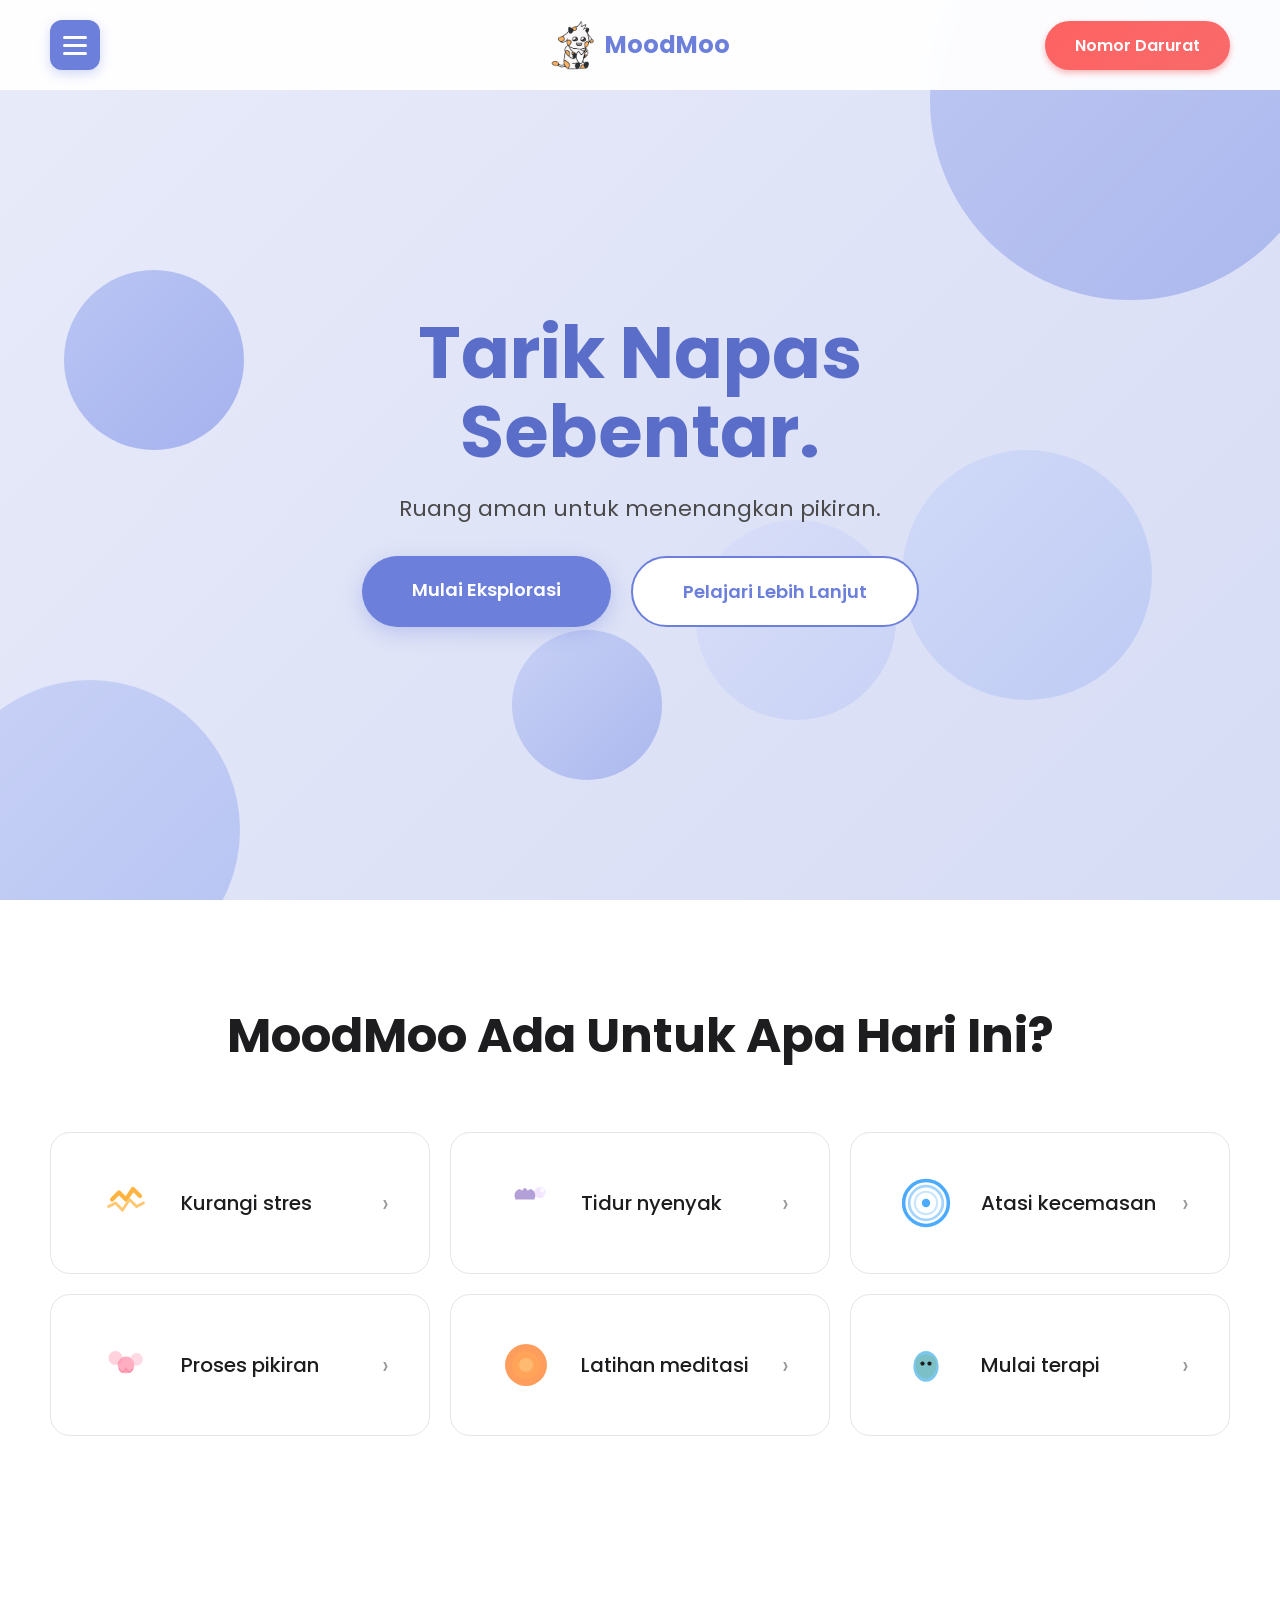
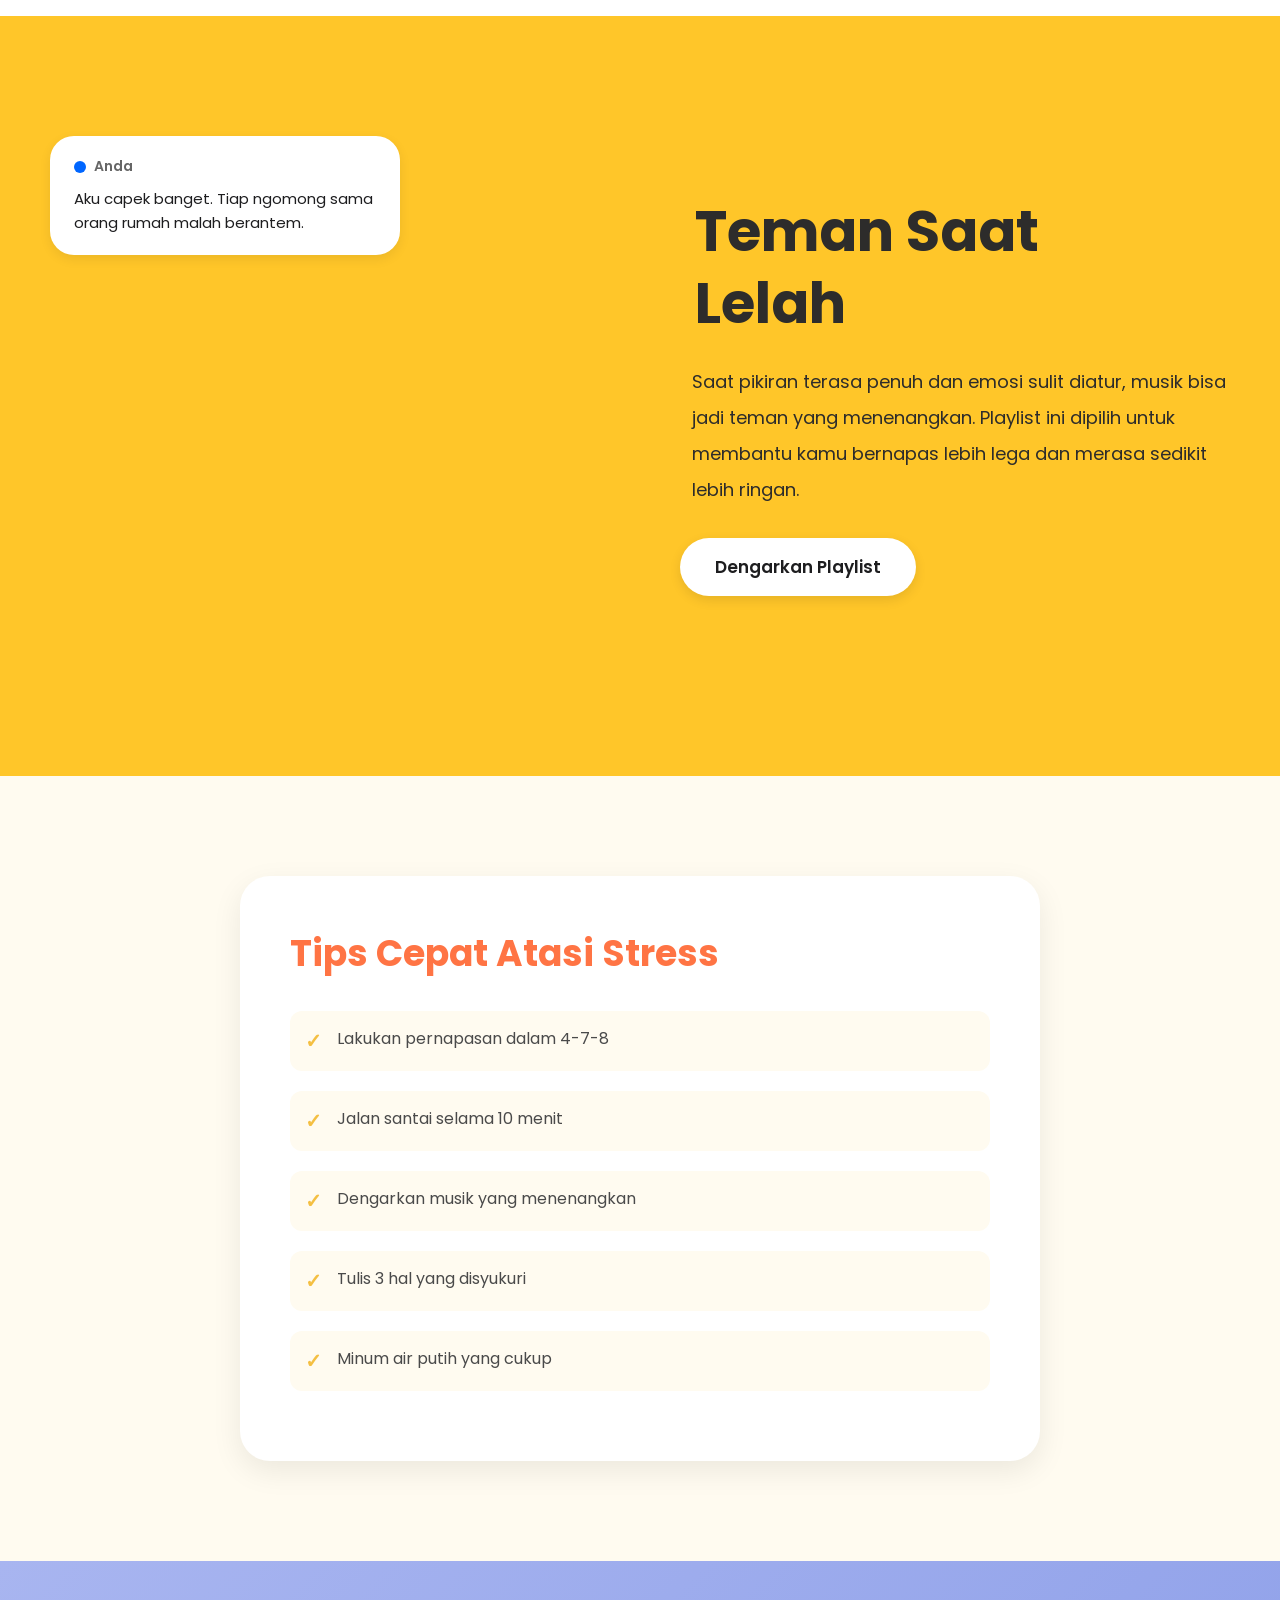
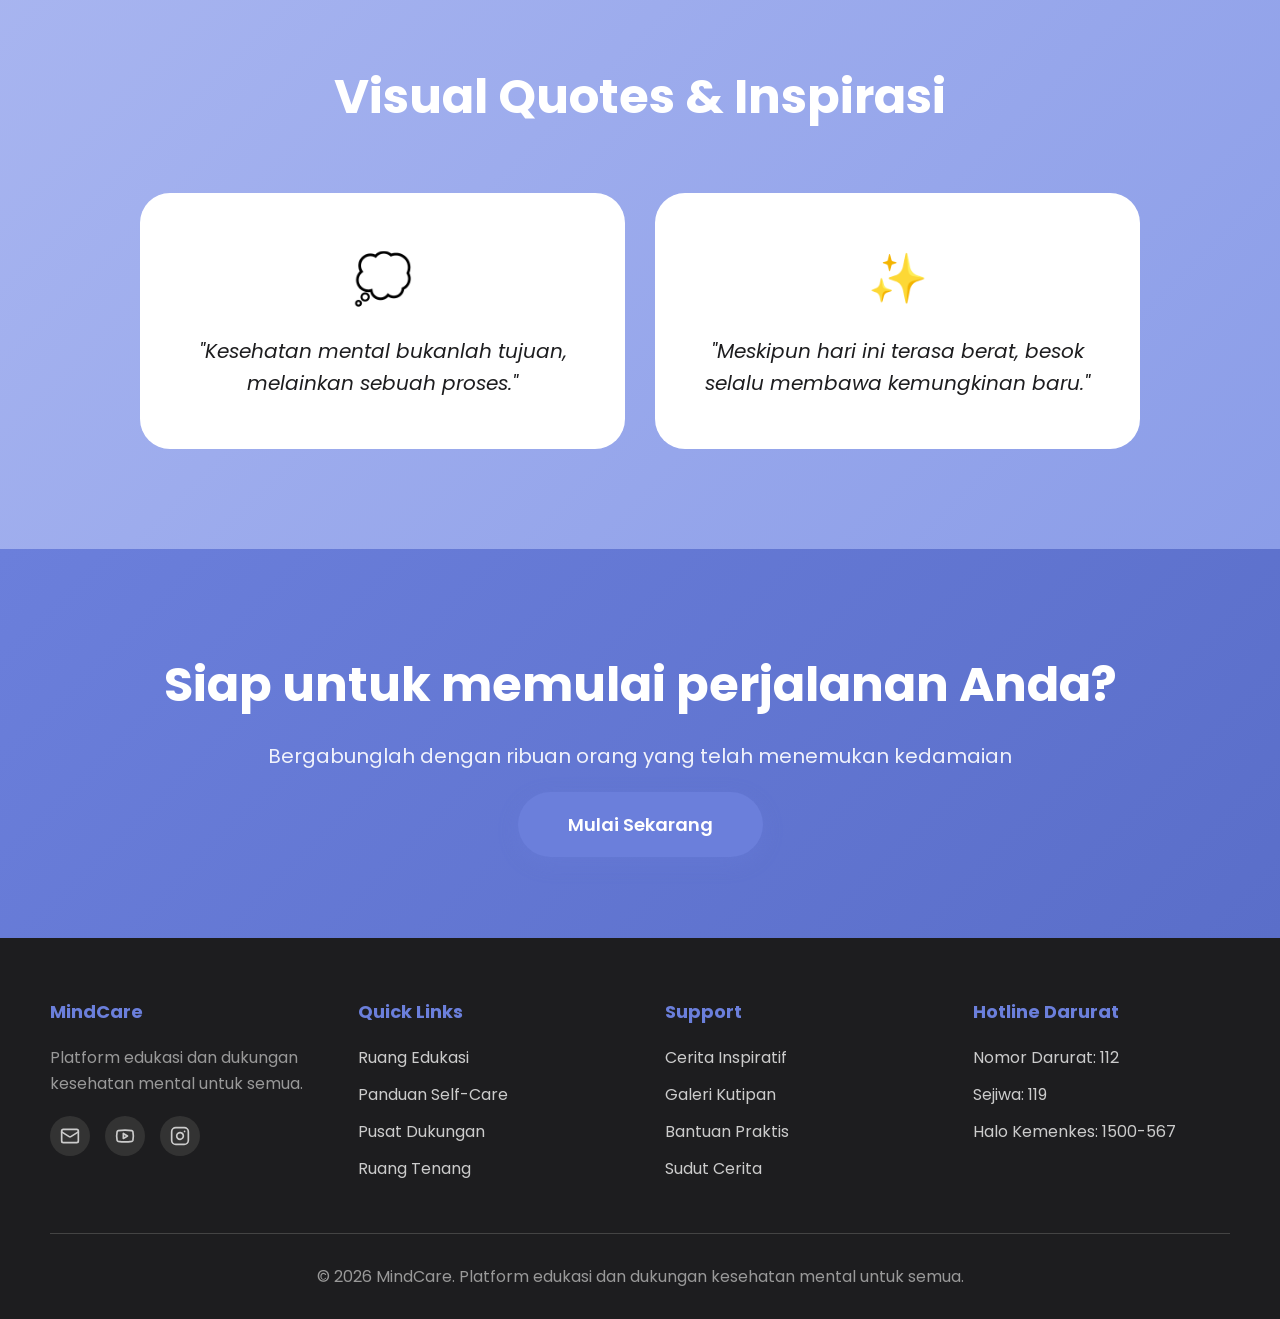
<file: home.html>
<!doctype html>
<html lang="id">
  <head>
    <meta charset="UTF-8" />
    <meta name="viewport" content="width=device-width, initial-scale=1.0" />
    <title>MoodMoo</title>
    <link
      href="https://fonts.googleapis.com/css2?family=Poppins:wght@300;400;500;600;700;800&display=swap"
      rel="stylesheet"
    />
    <link rel="stylesheet" href="home.css" />
  </head>
  <body>
    <!-- Sidebar Overlay -->
    <div class="sidebar-overlay" id="sidebarOverlay"></div>

    <!-- Sidebar Navigation -->
    <div class="sidebar-nav" id="sidebarNav">
      <div class="sidebar-header">
        <div class="sidebar-logo">
          <img src="sapi-imup.PNG" alt="Logo MoodMoo" style="width: 40px; height: auto;" />
          <span>MoodMoo</span>
        </div>
        <p class="sidebar-tagline">Teman Baik untuk Perasaanmu</p>
      </div>
      <ul class="sidebar-menu">
        <li class="sidebar-menu-item">
          <a href="home.html" class="sidebar-menu-link active">Home</a>
        </li>
        <li class="sidebar-menu-item">
          <a href="edukasi.html" class="sidebar-menu-link">
            Edukasi Mental Health
          </a>
        </li>
        <li class="sidebar-menu-item">
          <a href="selfcare.html" class="sidebar-menu-link">Self Care Guide</a>
        </li>
        <li class="sidebar-menu-item">
          <a href="stories.html" class="sidebar-menu-link">Inspiring story</a>
        </li>
        <li class="sidebar-menu-item">
          <a href="visual-quotes.html" class="sidebar-menu-link">Visual Quotes</a>
        </li>
        <li class="sidebar-menu-item">
          <a href="coping-tools.html" class="sidebar-menu-link">Coping Tools</a>
        </li>
        <li class="sidebar-menu-item">
          <a href="resource-hub.html" class="sidebar-menu-link">Resource Hub</a>
        </li>
        <li class="sidebar-menu-item">
          <a href="mindfullness.html" class="sidebar-menu-link">Mindfulness</a>
        </li>
        <li class="sidebar-menu-item">
          <a href="sudutcerita.html" class="sidebar-menu-link">Sudut Cerita</a>
        </li>
      </ul>
      <div class="sidebar-footer">©Copyright MindCare 2026</div>
    </div>

    <!-- Navigation -->
    <nav id="navbar">
      <div class="nav-left">
        <div class="hamburger-menu" id="hamburgerMenu">
          <span class="hamburger-line"></span>
          <span class="hamburger-line"></span>
          <span class="hamburger-line"></span>
        </div>
      </div>
      <div class="logo">
        <img src="sapi-imup.PNG" alt="Logo MoodMoo" class="logo-icon" />
        <span>MoodMoo</span>
      </div>
      <a href="#hotline" class="cta-button">Nomor Darurat</a>
    </nav>

    <!-- Hero Section -->
    <section class="hero">
      <div class="hero-content">
        <h1>Tarik Napas Sebentar.</h1>
        <p>Ruang aman untuk menenangkan pikiran.</p>
        <div class="hero-buttons">
          <a href="#artikel" class="primary-btn">Mulai Eksplorasi</a>
          <a href="selfcare.html" class="secondary-btn">Pelajari Lebih Lanjut</a>
        </div>
      </div>

      <!-- Floating Circles -->
      <div class="floating-circle circle-1"></div>
      <div class="floating-circle circle-2"></div>
      <div class="floating-circle circle-3"></div>
      <div class="floating-circle circle-4"></div>
      <div class="floating-circle circle-5"></div>
      <div class="floating-circle circle-6"></div>
    </section>

    <!-- Welcome Section -->
    <section class="welcome-section" id="artikel">
      <h2>MoodMoo Ada Untuk Apa Hari Ini?</h2>

      <div class="interactive-cards">
        <a href="selfcare.html" class="interactive-card" style="text-decoration: none;">
          <div class="card-icon-container">
            <svg
              class="card-icon-svg"
              viewBox="0 0 100 100"
              xmlns="http://www.w3.org/2000/svg"
            >
              <path
                d="M30 45 L40 35 L50 45 L60 30 L70 40"
                fill="none"
                stroke="#FFB340"
                stroke-width="6"
                stroke-linecap="round"
                stroke-linejoin="round"
              />
              <path
                d="M25 55 L35 50 L45 60 L55 45 L65 55 L75 50"
                fill="none"
                stroke="#FFC870"
                stroke-width="4"
                stroke-linecap="round"
              />
            </svg>
          </div>

          <div class="card-text">
            <h3>Kurangi stres</h3>
          </div>
          <div class="card-arrow">›</div>
        </a>
        <a href="mindfullness.html" class="interactive-card" style="text-decoration: none;">
          <div class="card-icon-container">
            <svg
              class="card-icon-svg"
              viewBox="0 0 100 100"
              xmlns="http://www.w3.org/2000/svg"
            >
              <path
                d="M35 45 Q30 35 40 30 L45 32 Q48 25 52 32 L57 30 Q67 35 62 45 Z"
                fill="#B4A0D8"
              />
              <circle cx="70" cy="35" r="8" fill="#E8D4FF" opacity="0.6" />
              <circle cx="73" cy="32" r="3" fill="#FFF" opacity="0.8" />
              <circle cx="76" cy="38" r="2" fill="#FFF" opacity="0.6" />
            </svg>
          </div>
          <div class="card-text">
            <h3>Tidur nyenyak</h3>
          </div>
          <div class="card-arrow">›</div>
        </a>

        <a href="edukasi.html" class="interactive-card" style="text-decoration: none;">
          <div class="card-icon-container">
            <svg
              class="card-icon-svg"
              viewBox="0 0 100 100"
              xmlns="http://www.w3.org/2000/svg"
            >
              <circle
                cx="50"
                cy="50"
                r="32"
                fill="none"
                stroke="#4CABFF"
                stroke-width="5"
              />
              <circle
                cx="50"
                cy="50"
                r="24"
                fill="none"
                stroke="#4CABFF"
                stroke-width="4"
                opacity="0.5"
              />
              <circle
                cx="50"
                cy="50"
                r="16"
                fill="none"
                stroke="#4CABFF"
                stroke-width="3"
                opacity="0.3"
              />
              <circle cx="50" cy="50" r="6" fill="#4CABFF" />
            </svg>
          </div>
          <div class="card-text">
            <h3>Atasi kecemasan</h3>
          </div>
          <div class="card-arrow">›</div>
        </a>

        <a href="stories.html" class="interactive-card" style="text-decoration: none;">
          <div class="card-icon-container">
            <svg
              class="card-icon-svg"
              viewBox="0 0 100 100"
              xmlns="http://www.w3.org/2000/svg"
            >
              <circle cx="35" cy="40" r="10" fill="#FFB4C8" opacity="0.6" />
              <circle cx="50" cy="50" r="12" fill="#FF8BA7" opacity="0.7" />
              <circle cx="65" cy="42" r="9" fill="#FFB4C8" opacity="0.5" />
              <path
                d="M40 55 Q45 65 50 55 Q55 65 60 55"
                fill="none"
                stroke="#FF8BA7"
                stroke-width="2"
              />
            </svg>
          </div>
          <div class="card-text">
            <h3>Proses pikiran</h3>
          </div>
          <div class="card-arrow">›</div>
        </a>

        <a href="coping-tools.html" class="interactive-card" style="text-decoration: none;">
          <div class="card-icon-container">
            <svg
              class="card-icon-svg"
              viewBox="0 0 100 100"
              xmlns="http://www.w3.org/2000/svg"
            >
              <circle cx="50" cy="50" r="30" fill="#FF8534" opacity="0.8" />
              <circle cx="50" cy="50" r="20" fill="#FFA856" opacity="0.6" />
              <circle cx="50" cy="50" r="10" fill="#FFC078" opacity="0.8" />
            </svg>
          </div>
          <div class="card-text">
            <h3>Latihan meditasi</h3>
          </div>
          <div class="card-arrow">›</div>
        </a>

        <a href="sudutcerita.html" class="interactive-card" style="text-decoration: none;">
          <div class="card-icon-container">
            <svg
              class="card-icon-svg"
              viewBox="0 0 100 100"
              xmlns="http://www.w3.org/2000/svg"
            >
              <path
                d="M35 50 Q35 35 50 35 Q65 35 65 50 Q65 65 50 70 Q35 65 35 50 Z"
                fill="#FFD93D"
              />
              <ellipse
                cx="50"
                cy="52"
                rx="18"
                ry="22"
                fill="#5AB9EA"
                opacity="0.8"
              />
              <circle cx="45" cy="48" r="3" fill="#1D1D1F" />
              <circle cx="55" cy="48" r="3" fill="#1D1D1F" />
            </svg>
          </div>
          <div class="card-text">
            <h3>Mulai terapi</h3>
          </div>
          <div class="card-arrow">›</div>
        </a>
        </div>
      </div>
    </section>

    <!-- Chat Bubble Section - Enhanced -->
    <section class="chat-bubble-section" id="chat-section">
      <div class="chat-container">
        <div class="chat-bubbles">
          <div class="chat-bubble bubble-user">
            <div class="bubble-header">
              <span class="bubble-dot blue-dot"></span>
              <span class="bubble-name">Anda</span>
            </div>
            <p class="bubble-text">
              Aku capek banget. Tiap ngomong sama orang rumah malah berantem.
            </p>
          </div>

          <div class="chat-bubble bubble-ebb">
            <div class="bubble-header">
              <span class="bubble-dot orange-dot"></span>
              <span class="bubble-name">Ebb</span>
            </div>
            <p class="bubble-text">
              Kedengarannya itu berat banget. Kamu mau cerita bagian mana yang
              paling bikin capek?
            </p>
          </div>

          <div class="chat-bubble bubble-meditation">
            <div class="meditation-card">
              <div class="meditation-icon">
                <div class="icon-shape"></div>
              </div>
              <div class="meditation-info">
                <h4>Jeda Rasa</h4>
                <p>Spotify (24 min)</p>
              </div>
              <div class="play-button"></div>
            </div>
          </div>

          <div class="cute-character"></div>
        </div>

        <div class="chat-content">
          <h2>
            <span class="highlight-blue">Teman Saat</span>
            <br />
            <span class="highlight-blue">Lelah</span>
          </h2>
          <p>
            <span class="highlight-text">
              Saat pikiran terasa penuh dan emosi sulit diatur, musik bisa jadi
              teman yang menenangkan. Playlist ini dipilih untuk membantu kamu
              bernapas lebih lega dan merasa sedikit lebih ringan.
            </span>
          </p>
          <a href="https://open.spotify.com/playlist/61sQJd38xiRyRtFYGwSS8Z?si=180096e5b2684076" target="_blank" class="white-btn">Dengarkan Playlist</a>
        </div>
      </div>
    </section>

    <!-- Tips Section -->
    <section class="tips-section">
      <div class="tips-container">
        <div class="tips-card">
          <h2>Tips Cepat Atasi Stress</h2>
          <div class="tip-item">
            <span class="checkmark">✓</span>
            <p>Lakukan pernapasan dalam 4-7-8</p>
          </div>
          <div class="tip-item">
            <span class="checkmark">✓</span>
            <p>Jalan santai selama 10 menit</p>
          </div>
          <div class="tip-item">
            <span class="checkmark">✓</span>
            <p>Dengarkan musik yang menenangkan</p>
          </div>
          <div class="tip-item">
            <span class="checkmark">✓</span>
            <p>Tulis 3 hal yang disyukuri</p>
          </div>
          <div class="tip-item">
            <span class="checkmark">✓</span>
            <p>Minum air putih yang cukup</p>
          </div>
        </div>
      </div>
    </section>

    <!-- Quotes Section -->
    <section class="quotes-section" id="quotes">
      <h2>Visual Quotes & Inspirasi</h2>
      <div class="quotes-grid">
        <div class="quote-card">
          <div class="quote-icon">💭</div>
          <p>"Kesehatan mental bukanlah tujuan, melainkan sebuah proses."</p>
        </div>
        <div class="quote-card">
          <div class="quote-icon">✨</div>
          <p>
            "Meskipun hari ini terasa berat, besok selalu membawa kemungkinan
            baru."
          </p>
        </div>
      </div>
    </section>

    <!-- CTA Section -->
    <section class="cta-section">
      <h2>Siap untuk memulai perjalanan Anda?</h2>
      <p>Bergabunglah dengan ribuan orang yang telah menemukan kedamaian</p>
      <a href="edukasi.html" class="primary-btn">Mulai Sekarang</a>
    </section>

    <!-- Footer -->
    <footer id="hotline">
      <div class="footer-content">
        <div class="footer-section">
          <h3>MindCare</h3>
          <p style="color: #999; line-height: 1.6">
            Platform edukasi dan dukungan kesehatan mental untuk semua.
          </p>
          <div class="social-links">
            <a href="mailto:snorlaxsleeping19@gmail.com" class="social-icon" aria-label="Email">
              <svg xmlns="http://www.w3.org/2000/svg" width="20" height="20" viewBox="0 0 24 24" fill="none" stroke="currentColor" stroke-width="2" stroke-linecap="round" stroke-linejoin="round"><rect width="20" height="16" x="2" y="4" rx="2"/><path d="m22 7-8.97 5.7a1.94 1.94 0 0 1-2.06 0L2 7"/></svg>
            </a>
            <a href="https://www.youtube.com/@erasabi7195" class="social-icon" aria-label="YouTube">
              <svg xmlns="http://www.w3.org/2000/svg" width="20" height="20" viewBox="0 0 24 24" fill="none" stroke="currentColor" stroke-width="2" stroke-linecap="round" stroke-linejoin="round"><path d="M2.5 17a24.12 24.12 0 0 1 0-10 2 2 0 0 1 1.4-1.4 49.56 49.56 0 0 1 16.2 0A2 2 0 0 1 21.5 7a24.12 24.12 0 0 1 0 10 2 2 0 0 1-1.4 1.4 49.55 49.55 0 0 1-16.2 0A2 2 0 0 1 2.5 17"/><path d="m10 15 5-3-5-3z"/></svg>
            </a>
            <a href="https://www.instagram.com/erasabi" class="social-icon" aria-label="Instagram">
              <svg xmlns="http://www.w3.org/2000/svg" width="20" height="20" viewBox="0 0 24 24" fill="none" stroke="currentColor" stroke-width="2" stroke-linecap="round" stroke-linejoin="round"><rect width="20" height="20" x="2" y="2" rx="5" ry="5"/><path d="M16 11.37A4 4 0 1 1 12.63 8 4 4 0 0 1 16 11.37z"/><line x1="17.5" x2="17.51" y1="6.5" y2="6.5"/></svg>
            </a>
          </div>
        </div>
        <div class="footer-section">
          <h3>Quick Links</h3>
          <ul>
            <li><a href="edukasi.html">Ruang Edukasi</a></li>
            <li><a href="selfcare.html">Panduan Self-Care</a></li>
            <li><a href="resource-hub.html">Pusat Dukungan</a></li>
            <li><a href="mindfullness.html">Ruang Tenang</a></li>
          </ul>
        </div>
        <div class="footer-section">
          <h3>Support</h3>
          <ul>
            <li><a href="stories.html">Cerita Inspiratif</a></li>
            <li><a href="visual-quotes.html">Galeri Kutipan</a></li>
            <li><a href="coping-tools.html">Bantuan Praktis</a></li>
            <li><a href="sudutcerita.html">Sudut Cerita</a></li>
          </ul>
        </div>
        <div class="footer-section">
          <h3>Hotline Darurat</h3>
          <ul>
            <li><a href="tel:112">Nomor Darurat: 112</a></li>
            <li><a href="tel:119">Sejiwa: 119</a></li>
            <li><a href="tel:1500567">Halo Kemenkes: 1500-567</a></li>
          </ul>
        </div>
      </div>
      <div class="footer-bottom">
        <p>
          &copy; 2026 MindCare. Platform edukasi dan dukungan kesehatan mental
          untuk semua.
        </p>
      </div>
    </footer>

    <script>
      const hamburgerMenu = document.getElementById("hamburgerMenu");
      const sidebarNav = document.getElementById("sidebarNav");
      const sidebarOverlay = document.getElementById("sidebarOverlay");
      const sidebarLinks = document.querySelectorAll(".sidebar-menu-link");

      function toggleSidebar() {
        hamburgerMenu.classList.toggle("active");
        sidebarNav.classList.toggle("active");
        sidebarOverlay.classList.toggle("active");
        document.body.style.overflow = sidebarNav.classList.contains("active")
          ? "hidden"
          : "";
      }

      function closeSidebar() {
        hamburgerMenu.classList.remove("active");
        sidebarNav.classList.remove("active");
        sidebarOverlay.classList.remove("active");
        document.body.style.overflow = "";
      }

      hamburgerMenu.addEventListener("click", toggleSidebar);
      sidebarOverlay.addEventListener("click", closeSidebar);

      sidebarLinks.forEach((link) => {
        link.addEventListener("click", function () {
          sidebarLinks.forEach((l) => l.classList.remove("active"));
          this.classList.add("active");
          setTimeout(closeSidebar, 300);
        });
      });

      window.addEventListener("scroll", function () {
        const navbar = document.getElementById("navbar");
        if (window.scrollY > 50) {
          navbar.classList.add("scrolled");
        } else {
          navbar.classList.remove("scrolled");
        }
      });
      // Navbar scroll effect
      window.addEventListener("scroll", function () {
        const navbar = document.getElementById("navbar");
        if (window.scrollY > 50) {
          navbar.classList.add("scrolled");
        } else {
          navbar.classList.remove("scrolled");
        }
      });

      // Smooth scrolling
      document.querySelectorAll('a[href^="#"]').forEach((anchor) => {
        anchor.addEventListener("click", function (e) {
          e.preventDefault();
          const target = document.querySelector(this.getAttribute("href"));
          if (target) {
            target.scrollIntoView({
              behavior: "smooth",
              block: "start",
            });
          }
        });
      });

      // Intersection Observer for animations
      const observerOptions = {
        threshold: 0.1,
        rootMargin: "0px 0px -50px 0px",
      };

      const observer = new IntersectionObserver(function (entries) {
        entries.forEach((entry) => {
          if (entry.isIntersecting) {
            entry.target.style.animation = "fadeInUp 0.8s ease forwards";
          }
        });
      }, observerOptions);

      // Observe elements
      document
        .querySelectorAll(".article-card, .access-card, .quote-card")
        .forEach((card) => {
          card.style.opacity = "0";
          observer.observe(card);
        });

      window.addEventListener("scroll", function () {
        const navbar = document.getElementById("navbar");
        if (window.scrollY > 30) {
          navbar.classList.add("scrolled");
        } else {
          navbar.classList.remove("scrolled");
        }
      });

      // Chat Bubble Animation Controller
      let animationTimeout;

      function startChatAnimation() {
        const bubbles = document.querySelectorAll(".chat-bubble");
        const character = document.querySelector(".cute-character");

        // Reset all animations
        bubbles.forEach((bubble) => {
          bubble.classList.remove("animate");
          bubble.style.opacity = "0";
        });
        character.classList.remove("animate");
        character.style.opacity = "0";

        // Start animations with delays
        setTimeout(() => {
          bubbles[0].classList.add("animate");
        }, 300);

        setTimeout(() => {
          bubbles[1].classList.add("animate");
        }, 1000);

        setTimeout(() => {
          bubbles[2].classList.add("animate");
        }, 1700);

        setTimeout(() => {
          character.classList.add("animate");
        }, 2200);
      }

      function restartChatAnimation() {
        startChatAnimation();
        // Restart every 8 seconds
        if (animationTimeout) {
          clearTimeout(animationTimeout);
        }
        animationTimeout = setTimeout(restartChatAnimation, 8000);
      }

      // Intersection Observer for chat section
      const chatObserver = new IntersectionObserver(
        (entries) => {
          entries.forEach((entry) => {
            if (entry.isIntersecting) {
              restartChatAnimation();
            } else {
              if (animationTimeout) {
                clearTimeout(animationTimeout);
              }
            }
          });
        },
        { threshold: 0.3 },
      );

      const chatSection = document.querySelector("#chat-section");
      if (chatSection) {
        chatObserver.observe(chatSection);
      }
    </script>
  </body>
</html>
</file>
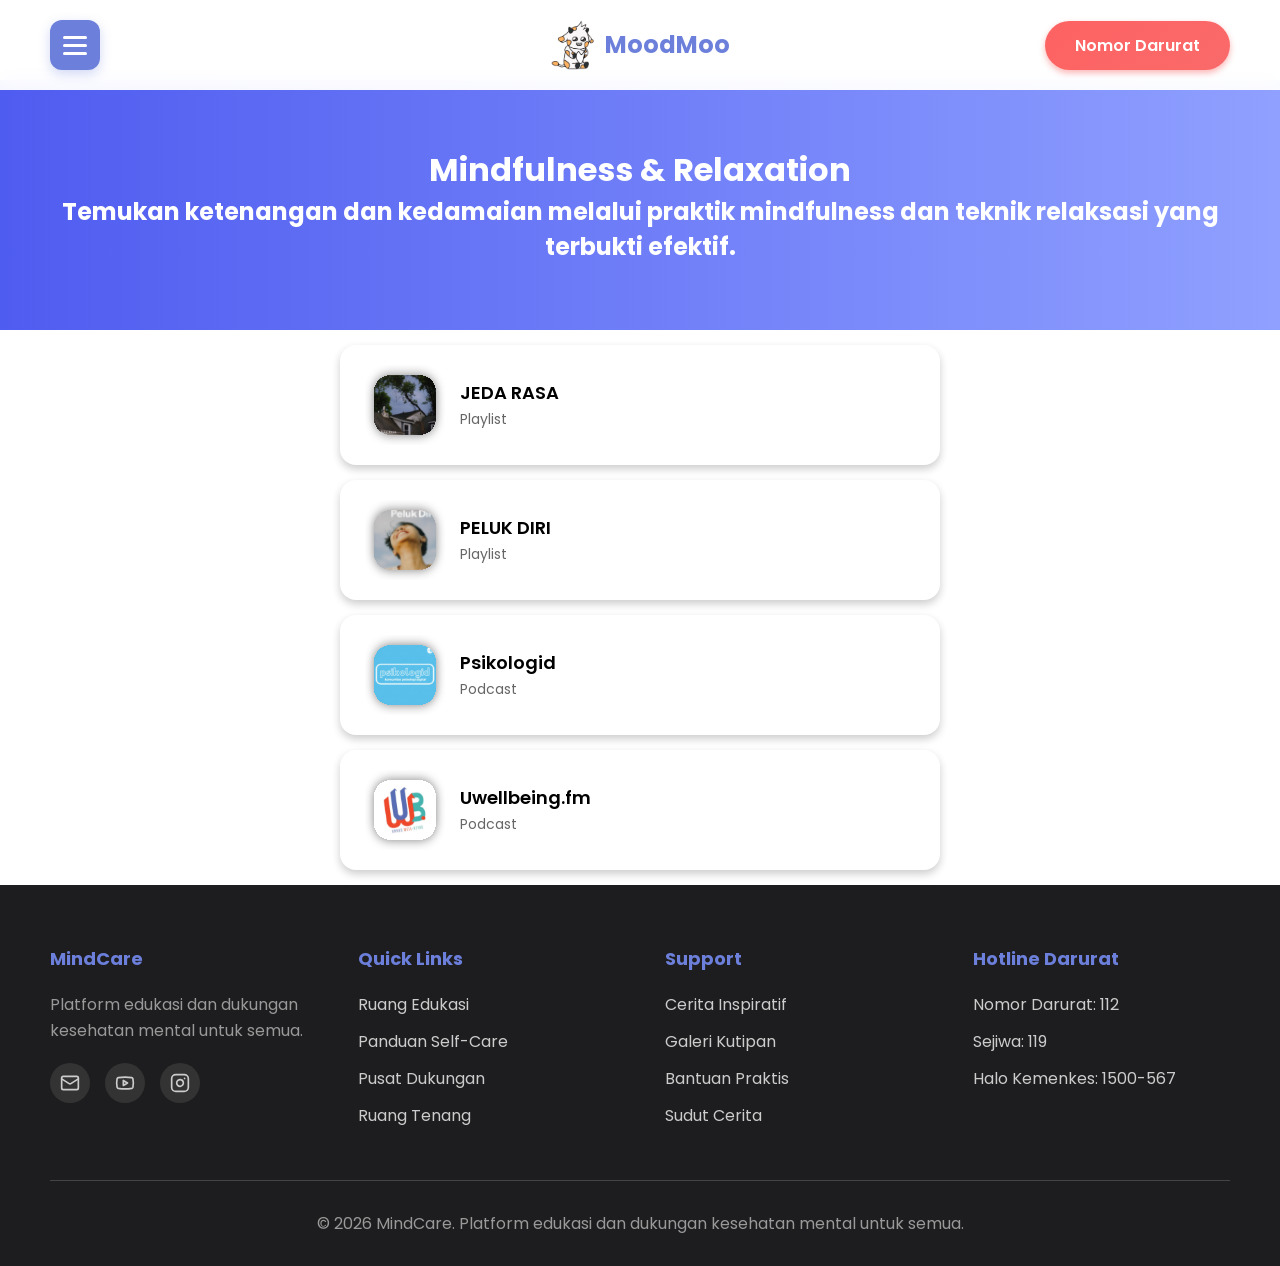
<file: mindfullness.html>
<!doctype html>
<html lang="en">
  <head>
    <meta charset="UTF-8" />
    <meta name="viewport" content="width=device-width, initial-scale=1.0" />
    <link
      href="https://fonts.googleapis.com/css2?family=Poppins:wght@300;400;500;600;700;800&display=swap"
      rel="stylesheet"
    />
    <link rel="stylesheet" href="mindfullness.css" />
    <link rel="stylesheet" href="navbar.css" />

    <title>Mindfullness</title>
  </head>
  <body>
    <nav id="navbar">
      <div class="nav-left">
        <div class="hamburger-menu" id="hamburgerMenu">
          <span class="hamburger-line"></span>
          <span class="hamburger-line"></span>
          <span class="hamburger-line"></span>
        </div>
      </div>
      <div class="logo">
        <img src="sapi-imup.PNG" alt="Logo MoodMoo" class="logo-icon" />
        <span>MoodMoo</span>
      </div>
      <ul class="nav-links"></ul>
      <a href="#hotline" class="cta-button">Nomor Darurat</a>
    </nav>

    <div class="sidebar-overlay" id="sidebarOverlay"></div>

    <div class="sidebar-nav" id="sidebarNav">
      <div class="sidebar-header">
        <div class="sidebar-logo">
          <img
            src="sapi-imup.PNG"
            alt="Logo MoodMoo"
            style="width: 40px; height: auto"
          />
          <span>MoodMoo</span>
        </div>
        <p class="sidebar-tagline">Teman Baik untuk Perasaanmu</p>
      </div>
      <ul class="sidebar-menu">
        <li class="sidebar-menu-item">
          <a href="home.html" class="sidebar-menu-link">Home</a>
        </li>
        <li class="sidebar-menu-item">
          <a href="edukasi.html" class="sidebar-menu-link">
            Edukasi Mental Health
          </a>
        </li>
        <li class="sidebar-menu-item">
          <a href="selfcare.html" class="sidebar-menu-link">Self Care Guide</a>
        </li>
        <li class="sidebar-menu-item">
          <a href="stories.html" class="sidebar-menu-link">Inspiring story</a>
        </li>
        <li class="sidebar-menu-item">
          <a href="visual-quotes.html" class="sidebar-menu-link">Visual Quotes</a>
        </li>
        <li class="sidebar-menu-item">
          <a href="coping-tools.html" class="sidebar-menu-link">Coping Tools</a>
        </li>
        <li class="sidebar-menu-item">
          <a href="resource-hub.html" class="sidebar-menu-link">Resource Hub</a>
        </li>
        <li class="sidebar-menu-item">
          <a href="mindfullness.html" class="sidebar-menu-link active">
            Mindfulness
          </a>
        </li>
        <li class="sidebar-menu-item">
          <a href="sudutcerita.html" class="sidebar-menu-link">Sudut Cerita</a>
        </li>
      </ul>
      <div class="sidebar-footer">©Copyright MindCare 2026</div>
    </div>

    <div class="title">
      <div class="font">
        <h1>Mindfulness & Relaxation</h1>
        <h2>
          Temukan ketenangan dan kedamaian melalui praktik mindfulness dan
          teknik relaksasi yang terbukti efektif.
        </h2>
      </div>
    </div>

    <a
      href="https://open.spotify.com/playlist/61sQJd38xiRyRtFYGwSS8Z?si=dc398b82d64c4aad"
      class="box"
    >
      <img src="asset/jeda rasa.svg" class="thumbnail" alt="Jeda Rasa" />
      <div class="box-text">
        <h3>JEDA RASA</h3>
        <p>Playlist</p>
      </div>
    </a>

    <a
      href="https://open.spotify.com/playlist/37i9dQZF1DXat64iiQuzjo?si=61c22afa8260415a"
      class="box"
    >
      <img src="asset/peluk diri.svg" class="thumbnail" alt="Peluk Diri" />
      <div class="box-text">
        <h3>PELUK DIRI</h3>
        <p>Playlist</p>
      </div>
    </a>

    <a
      href="https://open.spotify.com/show/43ILnAhQzZjw9Mhdy225jg?si=a4b0cfc597b6489e"
      class="box"
    >
      <img src="asset/psikologid.svg" class="thumbnail" alt="Psikologid" />
      <div class="box-text">
        <h3>Psikologid</h3>
        <p>Podcast</p>
      </div>
    </a>

    <a
      href="https://open.spotify.com/show/2wT3ZpOhS3HOJ3LRGZZzs4?si=a554b7ae96f14f8d"
      class="box"
    >
      <img src="asset/well being.svg" class="thumbnail" alt="Uwellbeing.fm" />
      <div class="box-text">
        <h3>Uwellbeing.fm</h3>
        <p>Podcast</p>
      </div>
    </a>
    <footer id="hotline">
      <div class="footer-content">
        <div class="footer-section">
          <h3>MindCare</h3>
          <p style="color: #999; line-height: 1.6">
            Platform edukasi dan dukungan kesehatan mental untuk semua.
          </p>
          <div class="social-links">
            <a href="mailto:snorlaxsleeping19@gmail.com" class="social-icon" aria-label="Email">
              <svg xmlns="http://www.w3.org/2000/svg" width="20" height="20" viewBox="0 0 24 24" fill="none" stroke="currentColor" stroke-width="2" stroke-linecap="round" stroke-linejoin="round"><rect width="20" height="16" x="2" y="4" rx="2"/><path d="m22 7-8.97 5.7a1.94 1.94 0 0 1-2.06 0L2 7"/></svg>
            </a>
            <a href="https://www.youtube.com/@erasabi7195" class="social-icon" aria-label="YouTube">
              <svg xmlns="http://www.w3.org/2000/svg" width="20" height="20" viewBox="0 0 24 24" fill="none" stroke="currentColor" stroke-width="2" stroke-linecap="round" stroke-linejoin="round"><path d="M2.5 17a24.12 24.12 0 0 1 0-10 2 2 0 0 1 1.4-1.4 49.56 49.56 0 0 1 16.2 0A2 2 0 0 1 21.5 7a24.12 24.12 0 0 1 0 10 2 2 0 0 1-1.4 1.4 49.55 49.55 0 0 1-16.2 0A2 2 0 0 1 2.5 17"/><path d="m10 15 5-3-5-3z"/></svg>
            </a>
            <a href="https://www.instagram.com/erasabi" class="social-icon" aria-label="Instagram">
              <svg xmlns="http://www.w3.org/2000/svg" width="20" height="20" viewBox="0 0 24 24" fill="none" stroke="currentColor" stroke-width="2" stroke-linecap="round" stroke-linejoin="round"><rect width="20" height="20" x="2" y="2" rx="5" ry="5"/><path d="M16 11.37A4 4 0 1 1 12.63 8 4 4 0 0 1 16 11.37z"/><line x1="17.5" x2="17.51" y1="6.5" y2="6.5"/></svg>
            </a>
          </div>
        </div>
        <div class="footer-section">
          <h3>Quick Links</h3>
          <ul>
            <li><a href="edukasi.html">Ruang Edukasi</a></li>
            <li><a href="selfcare.html">Panduan Self-Care</a></li>
            <li><a href="resource-hub.html">Pusat Dukungan</a></li>
            <li><a href="mindfullness.html">Ruang Tenang</a></li>
          </ul>
        </div>
        <div class="footer-section">
          <h3>Support</h3>
          <ul>
            <li><a href="stories.html">Cerita Inspiratif</a></li>
            <li><a href="visual-quotes.html">Galeri Kutipan</a></li>
            <li><a href="coping-tools.html">Bantuan Praktis</a></li>
            <li><a href="sudutcerita.html">Sudut Cerita</a></li>
          </ul>
        </div>
        <div class="footer-section">
          <h3>Hotline Darurat</h3>
          <ul>
            <li><a href="tel:112">Nomor Darurat: 112</a></li>
            <li><a href="tel:119">Sejiwa: 119</a></li>
            <li><a href="tel:1500567">Halo Kemenkes: 1500-567</a></li>
          </ul>
        </div>
      </div>
      <div class="footer-bottom">
        <p>
          &copy; 2026 MindCare. Platform edukasi dan dukungan kesehatan mental
          untuk semua.
        </p>
      </div>
    </footer>
    <script src="navbar.js"></script>
  </body>
</html>
</file>
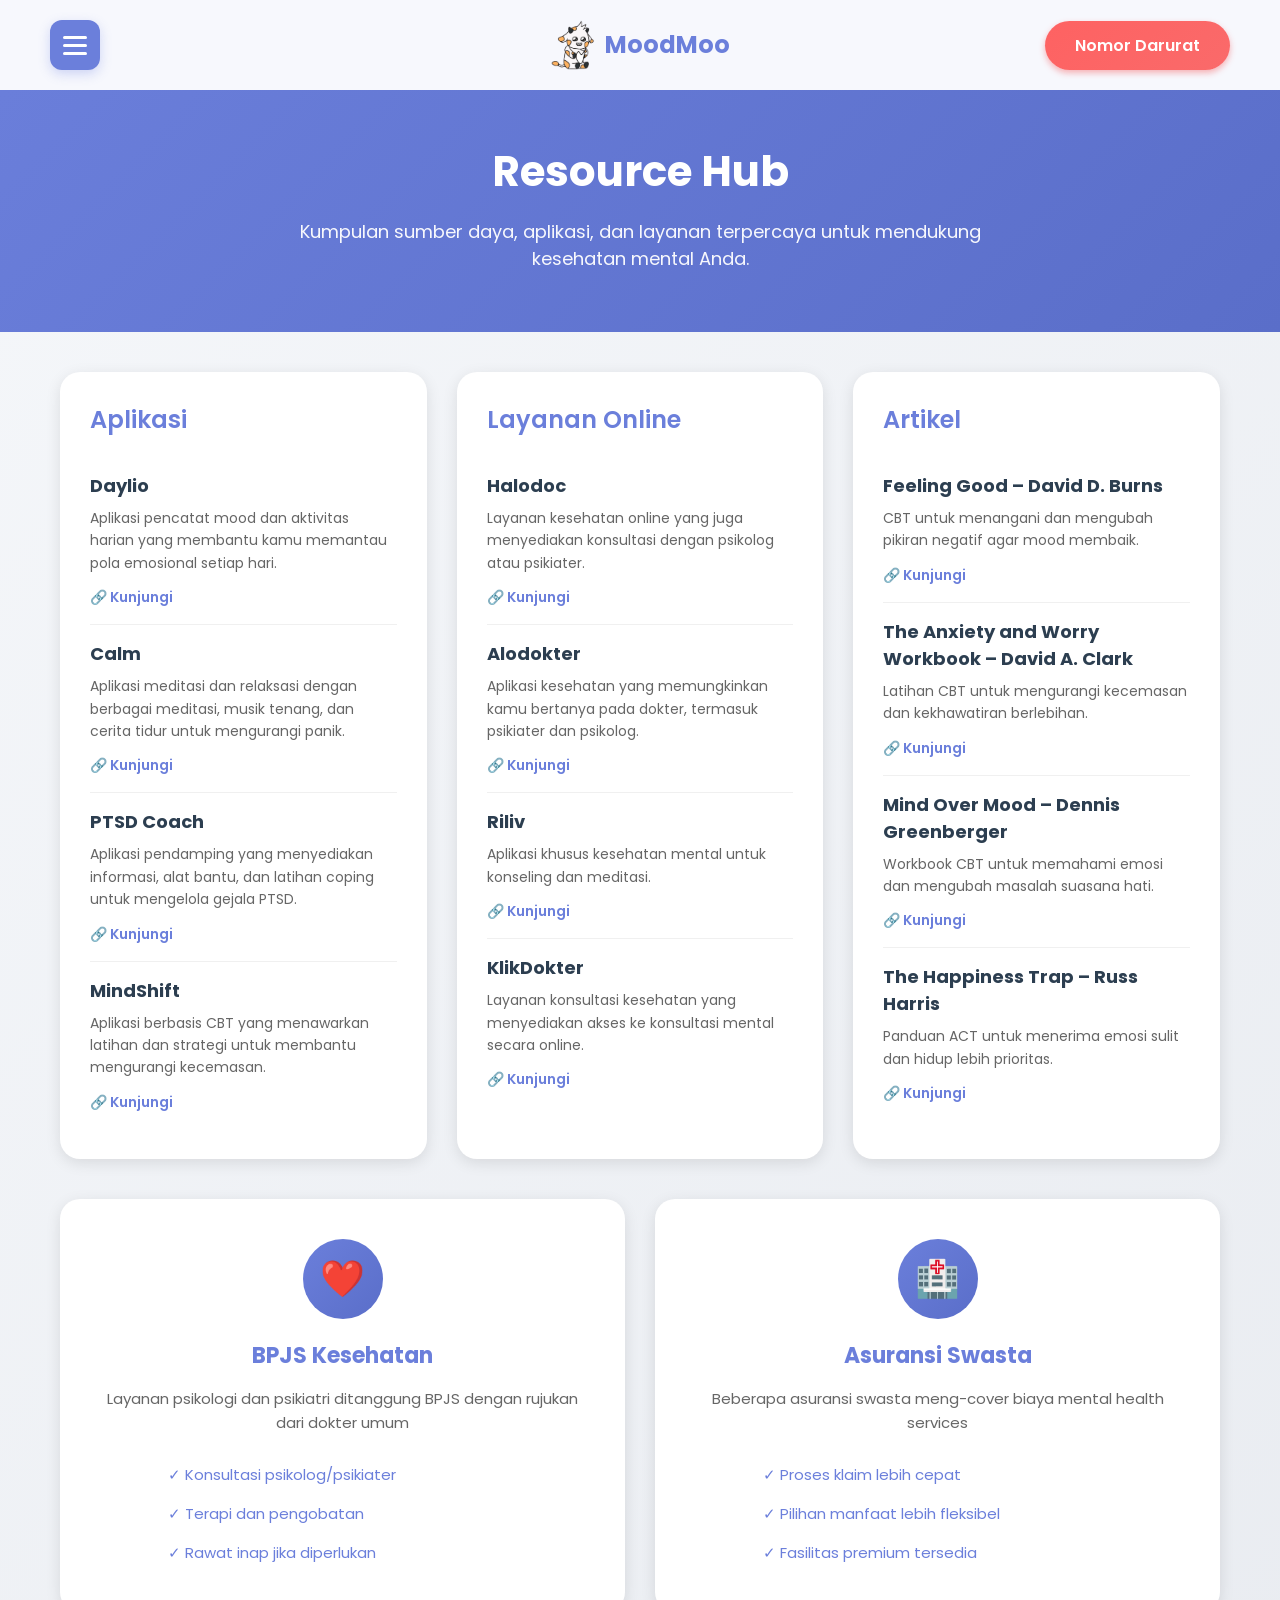
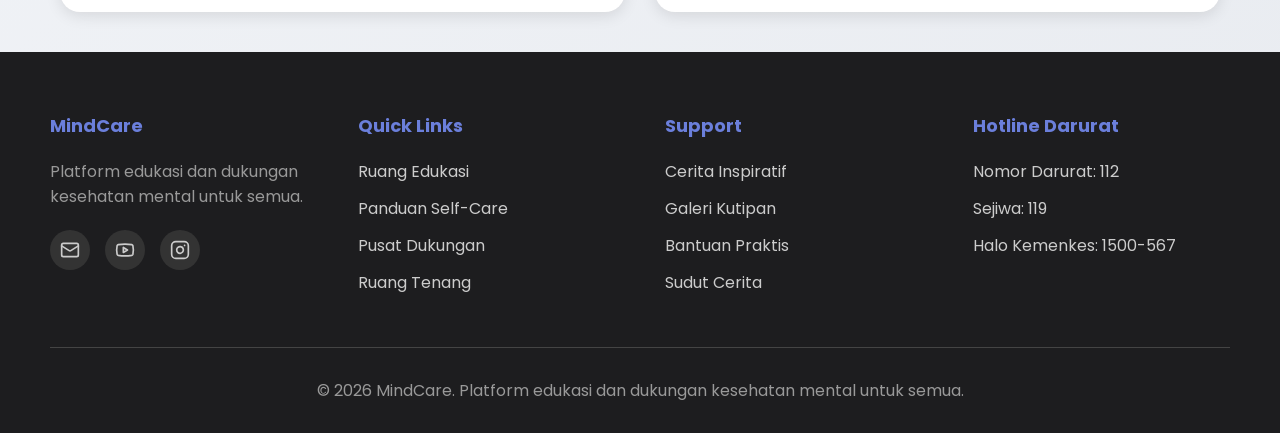
<file: resource-hub.html>
<!DOCTYPE html>
<html lang="id">
  <head>
    <meta charset="UTF-8" />
    <meta name="viewport" content="width=device-width, initial-scale=1.0" />
    <title>Resource Hub - MoodMoo</title>
    <link
      href="https://fonts.googleapis.com/css2?family=Poppins:wght@300;400;500;600;700&display=swap"
      rel="stylesheet"
    />
    <link rel="stylesheet" href="navbar.css" />
    <link rel="stylesheet" href="resource-hub-style.css" />
  </head>
  <body>
    <nav id="navbar">
      <div class="nav-left">
        <div class="hamburger-menu" id="hamburgerMenu">
          <span class="hamburger-line"></span>
          <span class="hamburger-line"></span>
          <span class="hamburger-line"></span>
        </div>
      </div>
      <div class="logo">
        <img src="sapi-imup.PNG" alt="Logo MoodMoo" class="logo-icon" />
        <span>MoodMoo</span>
      </div>
      <ul class="nav-links"></ul>
      <a href="#hotline" class="cta-button">Nomor Darurat</a>
    </nav>

    <div class="sidebar-overlay" id="sidebarOverlay"></div>

    <div class="sidebar-nav" id="sidebarNav">
      <div class="sidebar-header">
        <div class="sidebar-logo">
          <img
            src="sapi-imup.PNG"
            alt="Logo MoodMoo"
            style="width: 40px; height: auto"
          />
          <span>MoodMoo</span>
        </div>
        <p class="sidebar-tagline">Teman Baik untuk Perasaanmu</p>
      </div>
      <ul class="sidebar-menu">
        <li class="sidebar-menu-item">
          <a href="home.html" class="sidebar-menu-link">Home</a>
        </li>
        <li class="sidebar-menu-item">
          <a href="edukasi.html" class="sidebar-menu-link">
            Edukasi Mental Health
          </a>
        </li>
        <li class="sidebar-menu-item">
          <a href="selfcare.html" class="sidebar-menu-link">
            Self Care Guide
          </a>
        </li>
        <li class="sidebar-menu-item">
          <a href="stories.html" class="sidebar-menu-link">Inspiring story</a>
        </li>
        <li class="sidebar-menu-item">
          <a href="visual-quotes.html" class="sidebar-menu-link">Visual Quotes</a>
        </li>
        <li class="sidebar-menu-item">
          <a href="coping-tools.html" class="sidebar-menu-link">Coping Tools</a>
        </li>
        <li class="sidebar-menu-item">
          <a href="resource-hub.html" class="sidebar-menu-link active">Resource Hub</a>
        </li>
        <li class="sidebar-menu-item">
          <a href="mindfullness.html" class="sidebar-menu-link">Mindfulness</a>
        </li>
        <li class="sidebar-menu-item">
          <a href="sudutcerita.html" class="sidebar-menu-link">Sudut Cerita</a>
        </li>
      </ul>
      <div class="sidebar-footer">©Copyright MindCare 2026</div>
    </div>

    <!-- Hero Section -->
    <section class="hero">
      <h1>Resource Hub</h1>
      <p>Kumpulan sumber daya, aplikasi, dan layanan terpercaya untuk mendukung kesehatan mental Anda.</p>
    </section>

    <!-- Main Content -->
    <main class="container">
      <!-- Aplikasi Section -->
      <div class="card-section">
        <h2 class="section-title">Aplikasi</h2>
        <div class="resource-item">
          <h3>Daylio</h3>
          <p>Aplikasi pencatat mood dan aktivitas harian yang membantu kamu memantau pola emosional setiap hari.</p>
          <a href="https://daylio.net" target="_blank" class="link-btn">🔗 Kunjungi</a>
        </div>
        <div class="resource-item">
          <h3>Calm</h3>
          <p>Aplikasi meditasi dan relaksasi dengan berbagai meditasi, musik tenang, dan cerita tidur untuk mengurangi panik.</p>
          <a href="https://www.calm.com" target="_blank" class="link-btn">🔗 Kunjungi</a>
        </div>
        <div class="resource-item">
          <h3>PTSD Coach</h3>
          <p>Aplikasi pendamping yang menyediakan informasi, alat bantu, dan latihan coping untuk mengelola gejala PTSD.</p>
          <a href="https://www.ptsd.va.gov/appvid/mobile/ptsdcoach_app.asp" target="_blank" class="link-btn">🔗 Kunjungi</a>
        </div>
        <div class="resource-item">
          <h3>MindShift</h3>
          <p>Aplikasi berbasis CBT yang menawarkan latihan dan strategi untuk membantu mengurangi kecemasan.</p>
          <a href="https://www.mindshiftcbt.com" target="_blank" class="link-btn">🔗 Kunjungi</a>
        </div>
      </div>

      <!-- Layanan Online Section -->
      <div class="card-section">
        <h2 class="section-title">Layanan Online</h2>
        <div class="resource-item">
          <h3>Halodoc</h3>
          <p>Layanan kesehatan online yang juga menyediakan konsultasi dengan psikolog atau psikiater.</p>
          <a href="https://www.halodoc.com" target="_blank" class="link-btn">🔗 Kunjungi</a>
        </div>
        <div class="resource-item">
          <h3>Alodokter</h3>
          <p>Aplikasi kesehatan yang memungkinkan kamu bertanya pada dokter, termasuk psikiater dan psikolog.</p>
          <a href="https://www.alodokter.com" target="_blank" class="link-btn">🔗 Kunjungi</a>
        </div>
        <div class="resource-item">
          <h3>Riliv</h3>
          <p>Aplikasi khusus kesehatan mental untuk konseling dan meditasi.</p>
          <a href="https://riliv.co" target="_blank" class="link-btn">🔗 Kunjungi</a>
        </div>
        <div class="resource-item">
          <h3>KlikDokter</h3>
          <p>Layanan konsultasi kesehatan yang menyediakan akses ke konsultasi mental secara online.</p>
          <a href="https://www.klikdokter.com" target="_blank" class="link-btn">🔗 Kunjungi</a>
        </div>
      </div>

      <!-- Artikel Section -->
      <div class="card-section">
        <h2 class="section-title">Artikel</h2>
        <div class="resource-item">
          <h3>Feeling Good – David D. Burns</h3>
          <p>CBT untuk menangani dan mengubah pikiran negatif agar mood membaik.</p>
          <a href="https://www.amazon.com/Feeling-Good-New-Mood-Therapy/dp/0380810336" target="_blank" class="link-btn">🔗 Kunjungi</a>
        </div>
        <div class="resource-item">
          <h3>The Anxiety and Worry Workbook – David A. Clark</h3>
          <p>Latihan CBT untuk mengurangi kecemasan dan kekhawatiran berlebihan.</p>
          <a href="https://www.amazon.com/Anxiety-Worry-Workbook-Cognitive-Behavioral/dp/1606239184" target="_blank" class="link-btn">🔗 Kunjungi</a>
        </div>
        <div class="resource-item">
          <h3>Mind Over Mood – Dennis Greenberger</h3>
          <p>Workbook CBT untuk memahami emosi dan mengubah masalah suasana hati.</p>
          <a href="https://www.amazon.com/Mind-Over-Mood-Second-Changing/dp/1462520421" target="_blank" class="link-btn">🔗 Kunjungi</a>
        </div>
        <div class="resource-item">
          <h3>The Happiness Trap – Russ Harris</h3>
          <p>Panduan ACT untuk menerima emosi sulit dan hidup lebih prioritas.</p>
          <a href="https://www.amazon.com/Happiness-Trap-Struggling-Start-Living/dp/1590305841" target="_blank" class="link-btn">🔗 Kunjungi</a>
        </div>
      </div>
    </main>

    <!-- Insurance Cards -->
    <section class="insurance-section">
      <div class="insurance-card">
        <div class="insurance-icon">❤️</div>
        <h3>BPJS Kesehatan</h3>
        <p>Layanan psikologi dan psikiatri ditanggung BPJS dengan rujukan dari dokter umum</p>
        <ul class="checklist">
          <li>✓ Konsultasi psikolog/psikiater</li>
          <li>✓ Terapi dan pengobatan</li>
          <li>✓ Rawat inap jika diperlukan</li>
        </ul>
      </div>

      <div class="insurance-card">
        <div class="insurance-icon">🏥</div>
        <h3>Asuransi Swasta</h3>
        <p>Beberapa asuransi swasta meng-cover biaya mental health services</p>
        <ul class="checklist">
          <li>✓ Proses klaim lebih cepat</li>
          <li>✓ Pilihan manfaat lebih fleksibel</li>
          <li>✓ Fasilitas premium tersedia</li>
        </ul>
      </div>
    </section>

    <!-- Footer -->
    <footer id="hotline">
      <div class="footer-content">
        <div class="footer-section">
          <h3>MindCare</h3>
          <p style="color: #999; line-height: 1.6">
            Platform edukasi dan dukungan kesehatan mental untuk semua.
          </p>
          <div class="social-links">
            <a href="mailto:snorlaxsleeping19@gmail.com" class="social-icon" aria-label="Email">
              <svg xmlns="http://www.w3.org/2000/svg" width="20" height="20" viewBox="0 0 24 24" fill="none" stroke="currentColor" stroke-width="2" stroke-linecap="round" stroke-linejoin="round"><rect width="20" height="16" x="2" y="4" rx="2"/><path d="m22 7-8.97 5.7a1.94 1.94 0 0 1-2.06 0L2 7"/></svg>
            </a>
            <a href="https://www.youtube.com/@erasabi7195" class="social-icon" aria-label="YouTube">
              <svg xmlns="http://www.w3.org/2000/svg" width="20" height="20" viewBox="0 0 24 24" fill="none" stroke="currentColor" stroke-width="2" stroke-linecap="round" stroke-linejoin="round"><path d="M2.5 17a24.12 24.12 0 0 1 0-10 2 2 0 0 1 1.4-1.4 49.56 49.56 0 0 1 16.2 0A2 2 0 0 1 21.5 7a24.12 24.12 0 0 1 0 10 2 2 0 0 1-1.4 1.4 49.55 49.55 0 0 1-16.2 0A2 2 0 0 1 2.5 17"/><path d="m10 15 5-3-5-3z"/></svg>
            </a>
            <a href="https://www.instagram.com/erasabi" class="social-icon" aria-label="Instagram">
              <svg xmlns="http://www.w3.org/2000/svg" width="20" height="20" viewBox="0 0 24 24" fill="none" stroke="currentColor" stroke-width="2" stroke-linecap="round" stroke-linejoin="round"><rect width="20" height="20" x="2" y="2" rx="5" ry="5"/><path d="M16 11.37A4 4 0 1 1 12.63 8 4 4 0 0 1 16 11.37z"/><line x1="17.5" x2="17.51" y1="6.5" y2="6.5"/></svg>
            </a>
          </div>
        </div>
        <div class="footer-section">
          <h3>Quick Links</h3>
          <ul>
            <li><a href="edukasi.html">Ruang Edukasi</a></li>
            <li><a href="selfcare.html">Panduan Self-Care</a></li>
            <li><a href="resource-hub.html">Pusat Dukungan</a></li>
            <li><a href="mindfullness.html">Ruang Tenang</a></li>
          </ul>
        </div>
        <div class="footer-section">
          <h3>Support</h3>
          <ul>
            <li><a href="stories.html">Cerita Inspiratif</a></li>
            <li><a href="visual-quotes.html">Galeri Kutipan</a></li>
            <li><a href="coping-tools.html">Bantuan Praktis</a></li>
            <li><a href="sudutcerita.html">Sudut Cerita</a></li>
          </ul>
        </div>
        <div class="footer-section">
          <h3>Hotline Darurat</h3>
          <ul>
            <li><a href="tel:112">Nomor Darurat: 112</a></li>
            <li><a href="tel:119">Sejiwa: 119</a></li>
            <li><a href="tel:1500567">Halo Kemenkes: 1500-567</a></li>
          </ul>
        </div>
      </div>
      <div class="footer-bottom">
        <p>
          &copy; 2026 MindCare. Platform edukasi dan dukungan kesehatan mental
          untuk semua.
        </p>
      </div>
    </footer>
    <script src="navbar.js"></script>
  </body>
</html>
</file>
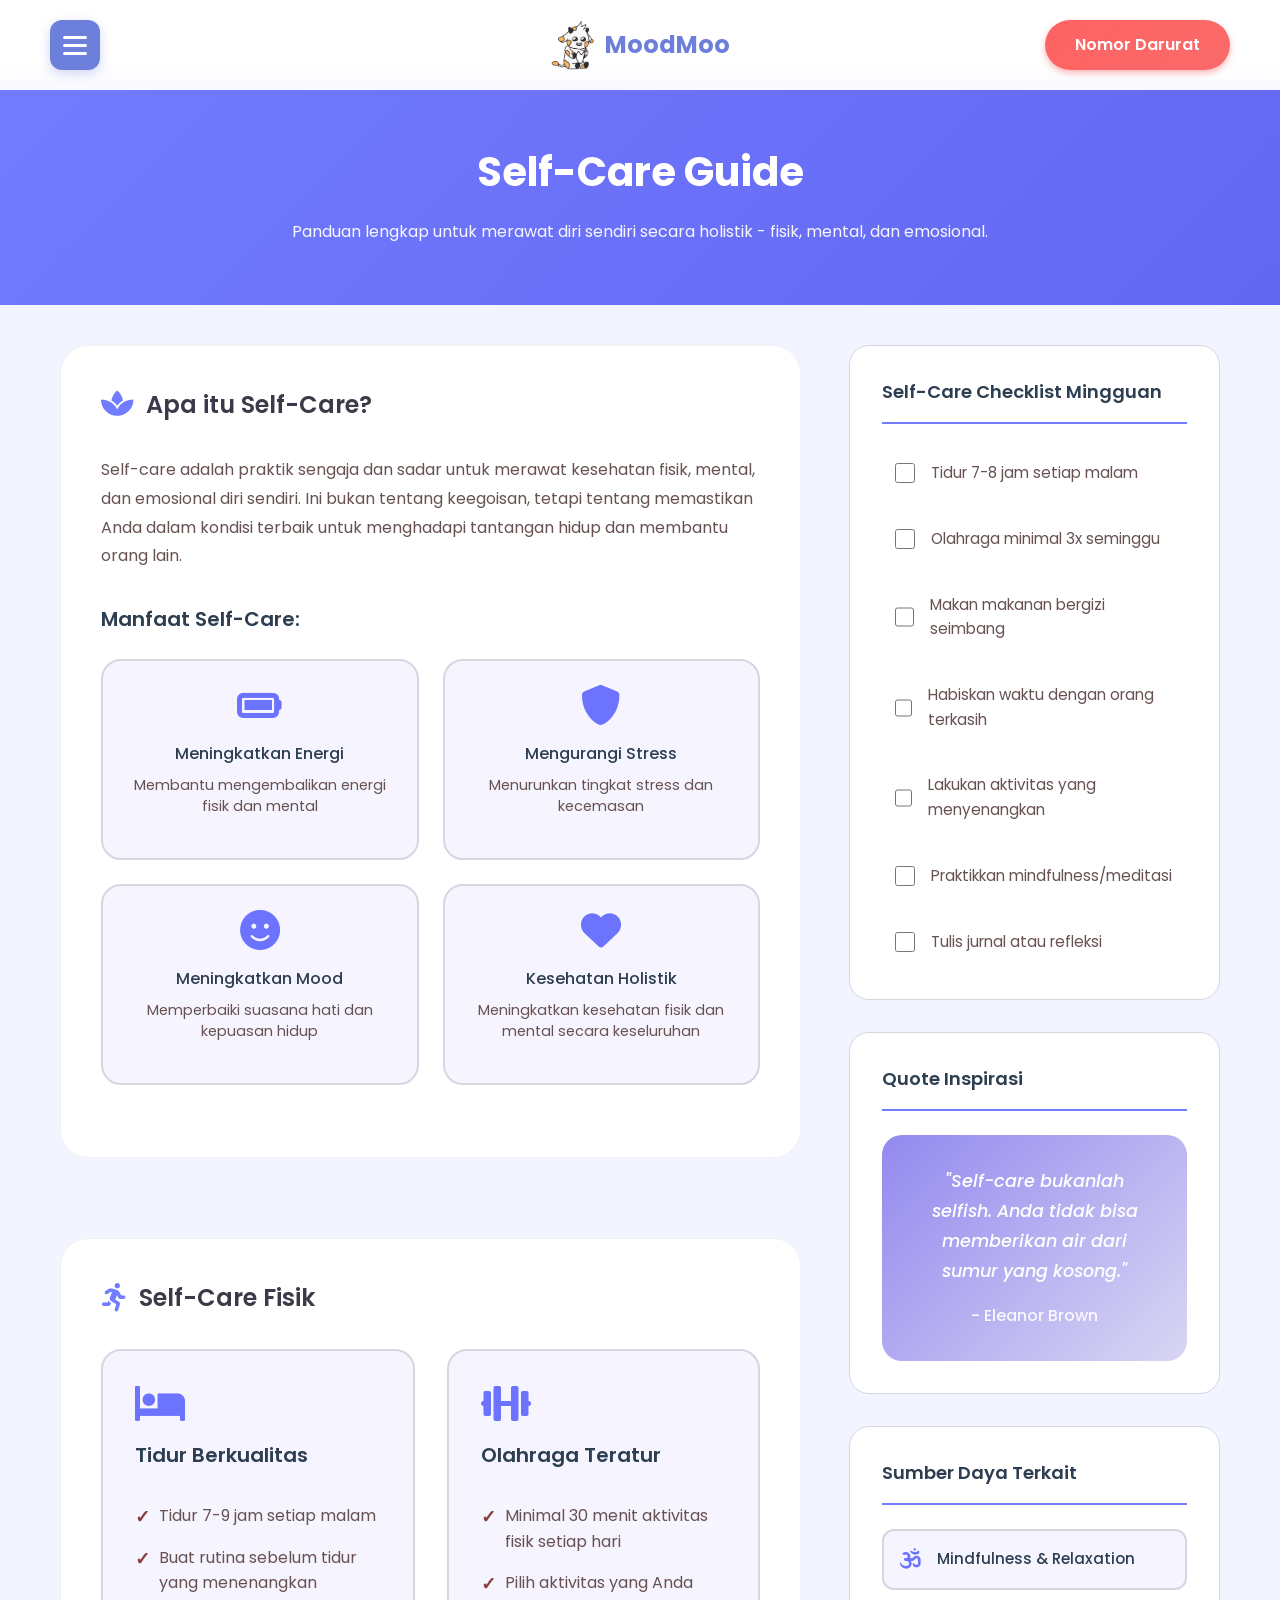
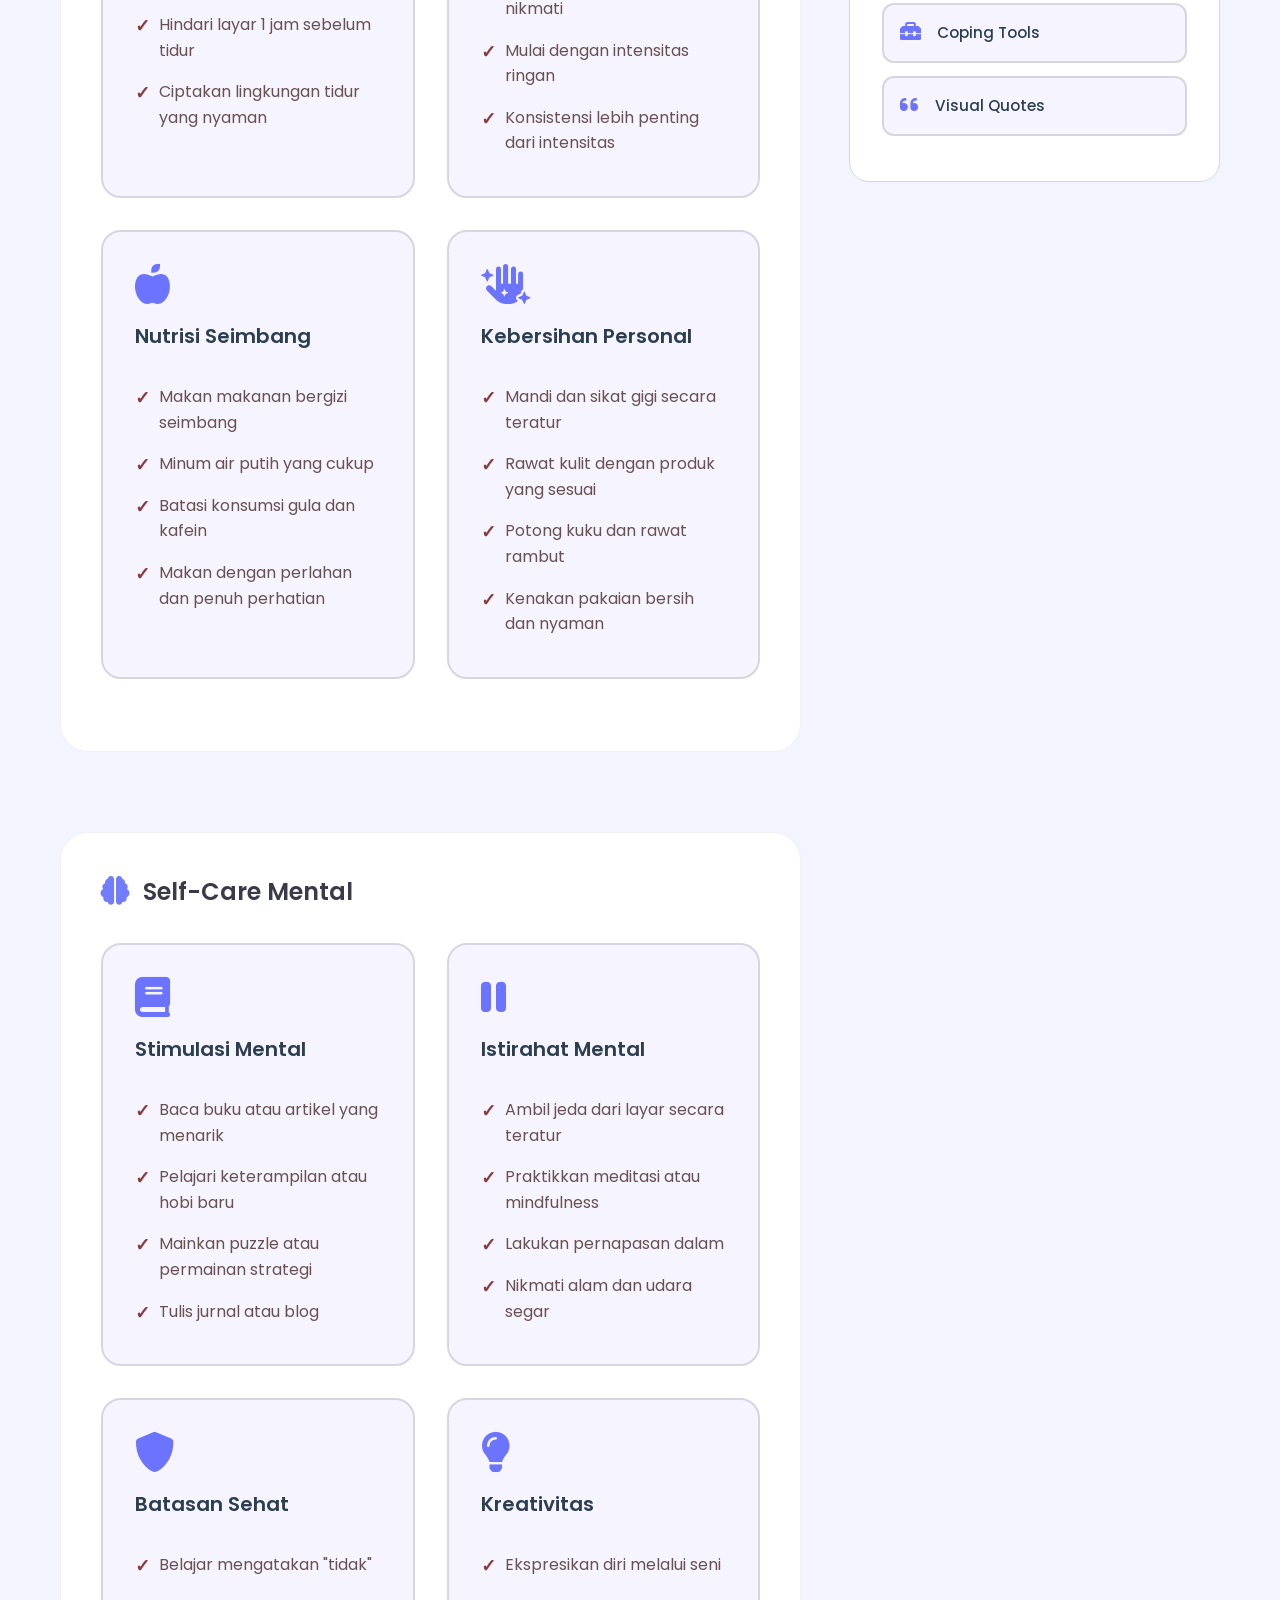
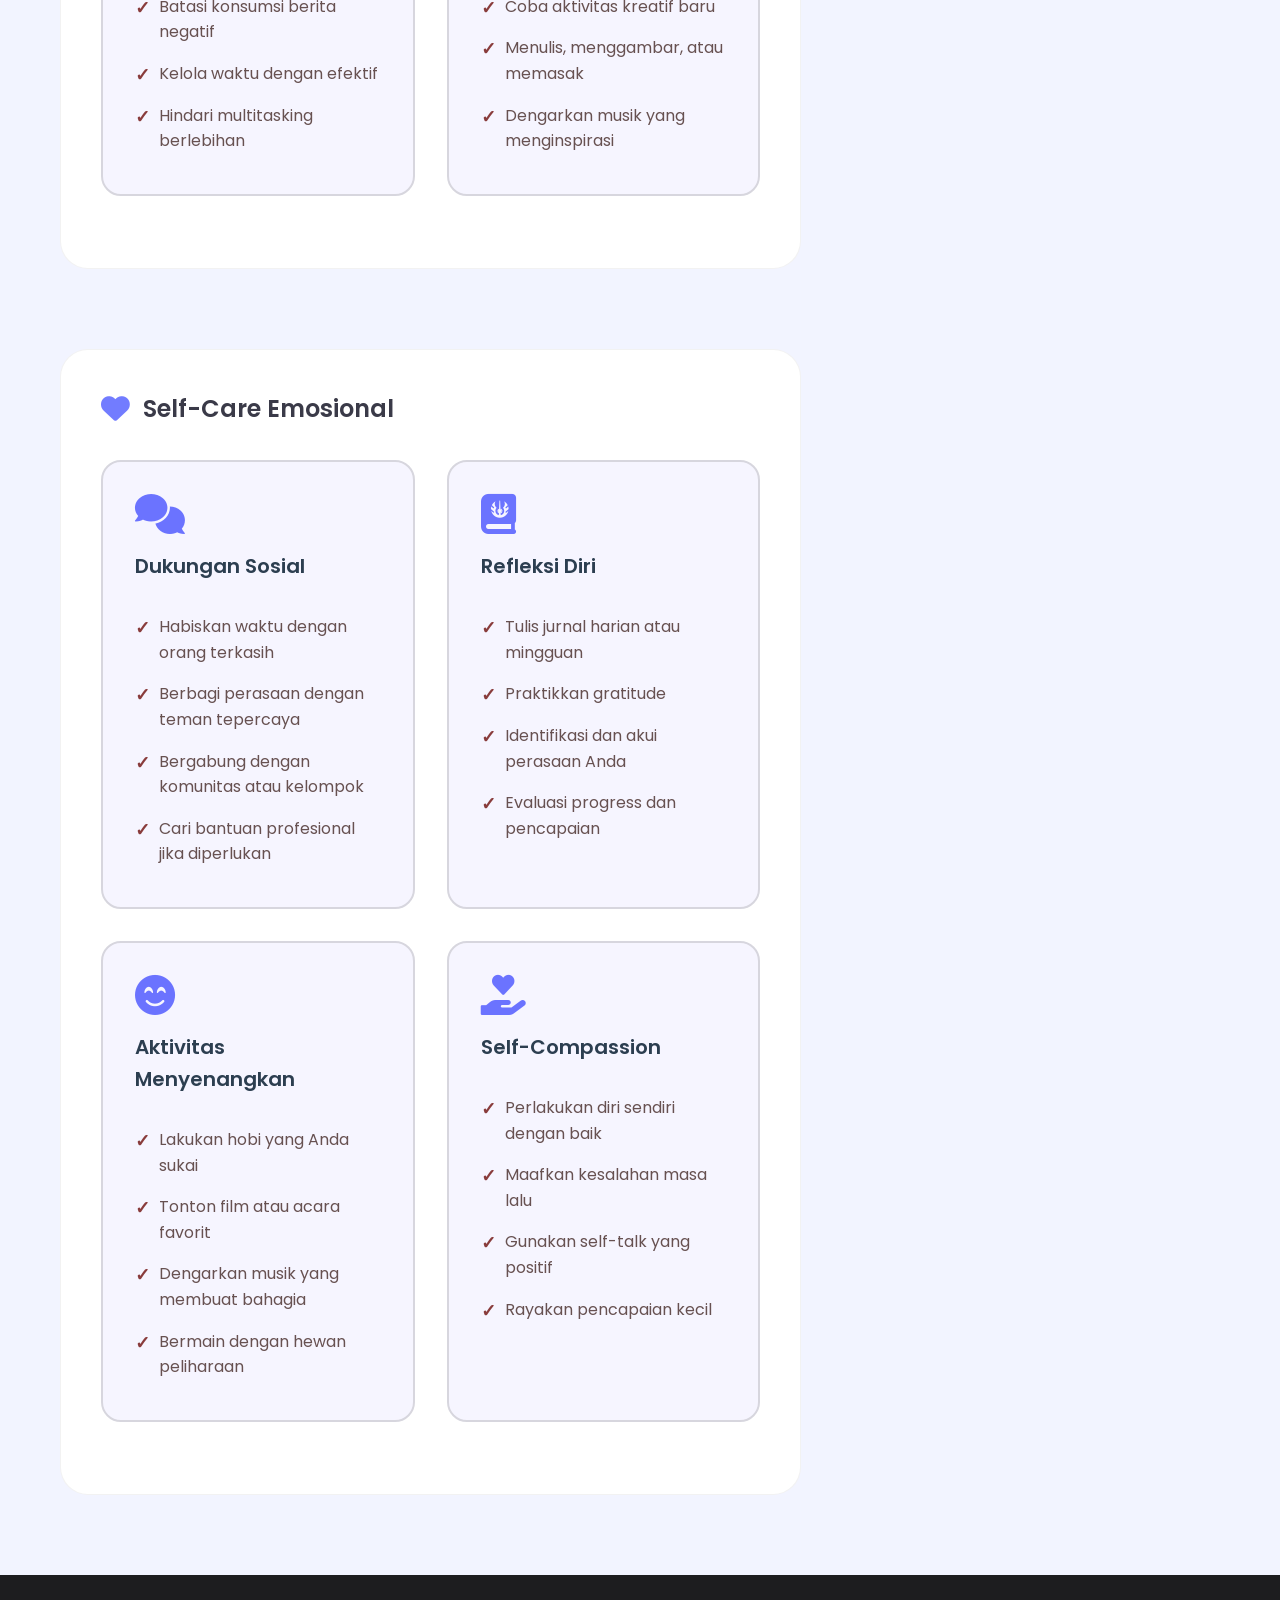
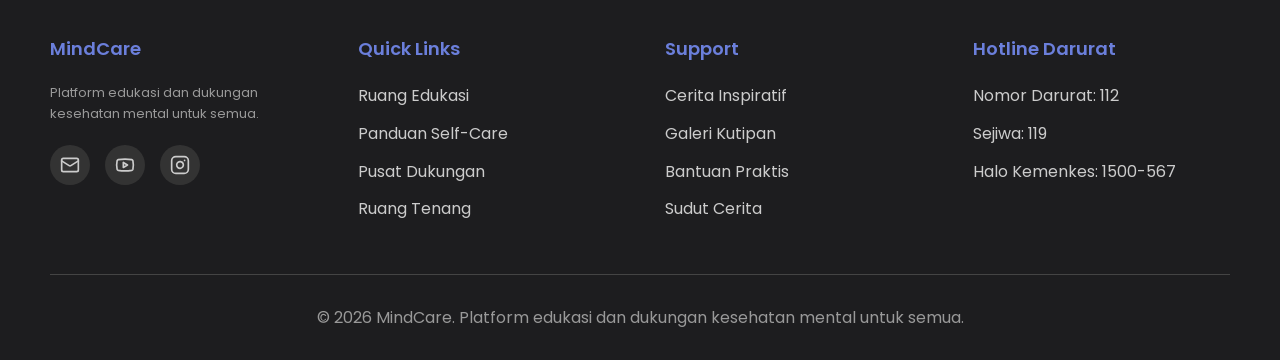
<file: selfcare.html>
<!doctype html>
<html lang="id">
  <head>
    <meta charset="UTF-8" />
    <meta name="viewport" content="width=device-width, initial-scale=1.0" />
    <title>Self-Care Guide - MoodMoo</title>
    <link rel="stylesheet" href="selfcare.css" />
    <link rel="stylesheet" href="navbar.css" />
    <link
      href="https://fonts.googleapis.com/css2?family=Poppins:wght@300;400;500;600;700&display=swap"
      rel="stylesheet"
    />
    <link
      rel="stylesheet"
      href="https://cdnjs.cloudflare.com/ajax/libs/font-awesome/6.0.0/css/all.min.css"
    />
  </head>
  <body>
    <nav id="navbar">
      <div class="nav-left">
        <div class="hamburger-menu" id="hamburgerMenu">
          <span class="hamburger-line"></span>
          <span class="hamburger-line"></span>
          <span class="hamburger-line"></span>
        </div>
      </div>
      <div class="logo">
        <img src="sapi-imup.PNG" alt="Logo MoodMoo" class="logo-icon" />
        <span>MoodMoo</span>
      </div>
      <ul class="nav-links"></ul>
      <a href="#hotline" class="cta-button">Nomor Darurat</a>
    </nav>

    <div class="sidebar-overlay" id="sidebarOverlay"></div>

    <div class="sidebar-nav" id="sidebarNav">
      <div class="sidebar-header">
        <div class="sidebar-logo">
          <img
            src="sapi-imup.PNG"
            alt="Logo MoodMoo"
            style="width: 40px; height: auto"
          />
          <span>MoodMoo</span>
        </div>
        <p class="sidebar-tagline">Teman Baik untuk Perasaanmu</p>
      </div>
      <ul class="sidebar-menu">
        <li class="sidebar-menu-item">
          <a href="home.html" class="sidebar-menu-link">Home</a>
        </li>
        <li class="sidebar-menu-item">
          <a href="edukasi.html" class="sidebar-menu-link">
            Edukasi Mental Health
          </a>
        </li>
        <li class="sidebar-menu-item">
          <a href="selfcare.html" class="sidebar-menu-link active">
            Self Care Guide
          </a>
        </li>
        <li class="sidebar-menu-item">
          <a href="stories.html" class="sidebar-menu-link">Inspiring story</a>
        </li>
        <li class="sidebar-menu-item">
          <a href="visual-quotes.html" class="sidebar-menu-link">Visual Quotes</a>
        </li>
        <li class="sidebar-menu-item">
          <a href="coping-tools.html" class="sidebar-menu-link">Coping Tools</a>
        </li>
        <li class="sidebar-menu-item">
          <a href="resource-hub.html" class="sidebar-menu-link">Resource Hub</a>
        </li>
        <li class="sidebar-menu-item">
          <a href="mindfullness.html" class="sidebar-menu-link">Mindfulness</a>
        </li>
        <li class="sidebar-menu-item">
          <a href="sudutcerita.html" class="sidebar-menu-link">Sudut Cerita</a>
        </li>
      </ul>
      <div class="sidebar-footer">©Copyright MindCare 2026</div>
    </div>

    <main class="main-content">
      <div class="page-header">
        <h1>Self-Care Guide</h1>
        <p>
          Panduan lengkap untuk merawat diri sendiri secara holistik - fisik,
          mental, dan emosional.
        </p>
      </div>

      <div class="container">
        <div class="content-grid">
          <section class="main-content-area">
            <!-- What is Self-Care -->
            <div class="content-section">
              <h2>
                <i class="fas fa-spa"></i>
                Apa itu Self-Care?
              </h2>
              <div class="selfcare-intro">
                <p>
                  Self-care adalah praktik sengaja dan sadar untuk merawat
                  kesehatan fisik, mental, dan emosional diri sendiri. Ini bukan
                  tentang keegoisan, tetapi tentang memastikan Anda dalam
                  kondisi terbaik untuk menghadapi tantangan hidup dan membantu
                  orang lain.
                </p>

                <div class="selfcare-benefits">
                  <h3>Manfaat Self-Care:</h3>
                  <div class="benefit-grid">
                    <div class="benefit-item">
                      <i class="fas fa-battery-full"></i>
                      <h4>Meningkatkan Energi</h4>
                      <p>Membantu mengembalikan energi fisik dan mental</p>
                    </div>
                    <div class="benefit-item">
                      <i class="fas fa-shield-alt"></i>
                      <h4>Mengurangi Stress</h4>
                      <p>Menurunkan tingkat stress dan kecemasan</p>
                    </div>
                    <div class="benefit-item">
                      <i class="fas fa-smile"></i>
                      <h4>Meningkatkan Mood</h4>
                      <p>Memperbaiki suasana hati dan kepuasan hidup</p>
                    </div>
                    <div class="benefit-item">
                      <i class="fas fa-heart"></i>
                      <h4>Kesehatan Holistik</h4>
                      <p>
                        Meningkatkan kesehatan fisik dan mental secara
                        keseluruhan
                      </p>
                    </div>
                  </div>
                </div>
              </div>
            </div>

            <!-- Physical Self-Care -->
            <div class="content-section">
              <h2>
                <i class="fas fa-running"></i>
                Self-Care Fisik
              </h2>
              <div class="selfcare-category">
                <div class="selfcare-tips-grid">
                  <div class="selfcare-tip">
                    <i class="fas fa-bed"></i>
                    <h3>Tidur Berkualitas</h3>
                    <ul>
                      <li>Tidur 7-9 jam setiap malam</li>
                      <li>Buat rutina sebelum tidur yang menenangkan</li>
                      <li>Hindari layar 1 jam sebelum tidur</li>
                      <li>Ciptakan lingkungan tidur yang nyaman</li>
                    </ul>
                  </div>

                  <div class="selfcare-tip">
                    <i class="fas fa-dumbbell"></i>
                    <h3>Olahraga Teratur</h3>
                    <ul>
                      <li>Minimal 30 menit aktivitas fisik setiap hari</li>
                      <li>Pilih aktivitas yang Anda nikmati</li>
                      <li>Mulai dengan intensitas ringan</li>
                      <li>Konsistensi lebih penting dari intensitas</li>
                    </ul>
                  </div>

                  <div class="selfcare-tip">
                    <i class="fas fa-apple-alt"></i>
                    <h3>Nutrisi Seimbang</h3>
                    <ul>
                      <li>Makan makanan bergizi seimbang</li>
                      <li>Minum air putih yang cukup</li>
                      <li>Batasi konsumsi gula dan kafein</li>
                      <li>Makan dengan perlahan dan penuh perhatian</li>
                    </ul>
                  </div>

                  <div class="selfcare-tip">
                    <i class="fas fa-hand-sparkles"></i>
                    <h3>Kebersihan Personal</h3>
                    <ul>
                      <li>Mandi dan sikat gigi secara teratur</li>
                      <li>Rawat kulit dengan produk yang sesuai</li>
                      <li>Potong kuku dan rawat rambut</li>
                      <li>Kenakan pakaian bersih dan nyaman</li>
                    </ul>
                  </div>
                </div>
              </div>
            </div>

            <!-- Mental Self-Care -->
            <div class="content-section">
              <h2>
                <i class="fas fa-brain"></i>
                Self-Care Mental
              </h2>
              <div class="selfcare-category">
                <div class="selfcare-tips-grid">
                  <div class="selfcare-tip">
                    <i class="fas fa-book"></i>
                    <h3>Stimulasi Mental</h3>
                    <ul>
                      <li>Baca buku atau artikel yang menarik</li>
                      <li>Pelajari keterampilan atau hobi baru</li>
                      <li>Mainkan puzzle atau permainan strategi</li>
                      <li>Tulis jurnal atau blog</li>
                    </ul>
                  </div>

                  <div class="selfcare-tip">
                    <i class="fas fa-pause"></i>
                    <h3>Istirahat Mental</h3>
                    <ul>
                      <li>Ambil jeda dari layar secara teratur</li>
                      <li>Praktikkan meditasi atau mindfulness</li>
                      <li>Lakukan pernapasan dalam</li>
                      <li>Nikmati alam dan udara segar</li>
                    </ul>
                  </div>

                  <div class="selfcare-tip">
                    <i class="fas fa-shield-alt"></i>
                    <h3>Batasan Sehat</h3>
                    <ul>
                      <li>Belajar mengatakan "tidak"</li>
                      <li>Batasi konsumsi berita negatif</li>
                      <li>Kelola waktu dengan efektif</li>
                      <li>Hindari multitasking berlebihan</li>
                    </ul>
                  </div>

                  <div class="selfcare-tip">
                    <i class="fas fa-lightbulb"></i>
                    <h3>Kreativitas</h3>
                    <ul>
                      <li>Ekspresikan diri melalui seni</li>
                      <li>Coba aktivitas kreatif baru</li>
                      <li>Menulis, menggambar, atau memasak</li>
                      <li>Dengarkan musik yang menginspirasi</li>
                    </ul>
                  </div>
                </div>
              </div>
            </div>

            <!-- Emotional Self-Care -->
            <div class="content-section">
              <h2>
                <i class="fas fa-heart"></i>
                Self-Care Emosional
              </h2>
              <div class="selfcare-category">
                <div class="selfcare-tips-grid">
                  <div class="selfcare-tip">
                    <i class="fas fa-comments"></i>
                    <h3>Dukungan Sosial</h3>
                    <ul>
                      <li>Habiskan waktu dengan orang terkasih</li>
                      <li>Berbagi perasaan dengan teman tepercaya</li>
                      <li>Bergabung dengan komunitas atau kelompok</li>
                      <li>Cari bantuan profesional jika diperlukan</li>
                    </ul>
                  </div>

                  <div class="selfcare-tip">
                    <i class="fas fa-journal-whills"></i>
                    <h3>Refleksi Diri</h3>
                    <ul>
                      <li>Tulis jurnal harian atau mingguan</li>
                      <li>Praktikkan gratitude</li>
                      <li>Identifikasi dan akui perasaan Anda</li>
                      <li>Evaluasi progress dan pencapaian</li>
                    </ul>
                  </div>

                  <div class="selfcare-tip">
                    <i class="fas fa-smile-beam"></i>
                    <h3>Aktivitas Menyenangkan</h3>
                    <ul>
                      <li>Lakukan hobi yang Anda sukai</li>
                      <li>Tonton film atau acara favorit</li>
                      <li>Dengarkan musik yang membuat bahagia</li>
                      <li>Bermain dengan hewan peliharaan</li>
                    </ul>
                  </div>

                  <div class="selfcare-tip">
                    <i class="fas fa-hand-holding-heart"></i>
                    <h3>Self-Compassion</h3>
                    <ul>
                      <li>Perlakukan diri sendiri dengan baik</li>
                      <li>Maafkan kesalahan masa lalu</li>
                      <li>Gunakan self-talk yang positif</li>
                      <li>Rayakan pencapaian kecil</li>
                    </ul>
                  </div>
                </div>
              </div>
            </div>
          </section>

          <aside class="sidebar">
            <div class="sidebar-widget">
              <h3>Self-Care Checklist Mingguan</h3>
              <div class="checklist">
                <label class="checklist-item">
                  <input type="checkbox" />
                  <span>Tidur 7-8 jam setiap malam</span>
                </label>
                <label class="checklist-item">
                  <input type="checkbox" />
                  <span>Olahraga minimal 3x seminggu</span>
                </label>
                <label class="checklist-item">
                  <input type="checkbox" />
                  <span>Makan makanan bergizi seimbang</span>
                </label>
                <label class="checklist-item">
                  <input type="checkbox" />
                  <span>Habiskan waktu dengan orang terkasih</span>
                </label>
                <label class="checklist-item">
                  <input type="checkbox" />
                  <span>Lakukan aktivitas yang menyenangkan</span>
                </label>
                <label class="checklist-item">
                  <input type="checkbox" />
                  <span>Praktikkan mindfulness/meditasi</span>
                </label>
                <label class="checklist-item">
                  <input type="checkbox" />
                  <span>Tulis jurnal atau refleksi</span>
                </label>
              </div>
            </div>

            <div class="sidebar-widget">
              <h3>Quote Inspirasi</h3>
              <div class="inspiration-quote">
                <blockquote>
                  "Self-care bukanlah selfish. Anda tidak bisa memberikan air
                  dari sumur yang kosong."
                </blockquote>
                <cite>- Eleanor Brown</cite>
              </div>
            </div>

            <div class="sidebar-widget">
              <h3>Sumber Daya Terkait</h3>
              <div class="resource-list">
                <a href="mindfulness.html" class="resource-item">
                  <i class="fas fa-om"></i>
                  <span>Mindfulness & Relaxation</span>
                </a>
                <a href="tools.html" class="resource-item">
                  <i class="fas fa-toolbox"></i>
                  <span>Coping Tools</span>
                </a>
                <a href="quotes.html" class="resource-item">
                  <i class="fas fa-quote-left"></i>
                  <span>Visual Quotes</span>
                </a>
              </div>
            </div>
          </aside>
        </div>
      </div>
    </main>

    <footer id="hotline">
      <div class="footer-content">
        <div class="footer-section">
          <h3>MindCare</h3>
          <p style="color: #999; line-height: 1.6">
            Platform edukasi dan dukungan kesehatan mental untuk semua.
          </p>
          <div class="social-links">
            <a href="mailto:snorlaxsleeping19@gmail.com" class="social-icon" aria-label="Email">
              <svg xmlns="http://www.w3.org/2000/svg" width="20" height="20" viewBox="0 0 24 24" fill="none" stroke="currentColor" stroke-width="2" stroke-linecap="round" stroke-linejoin="round"><rect width="20" height="16" x="2" y="4" rx="2"/><path d="m22 7-8.97 5.7a1.94 1.94 0 0 1-2.06 0L2 7"/></svg>
            </a>
            <a href="https://www.youtube.com/@erasabi7195" class="social-icon" aria-label="YouTube">
              <svg xmlns="http://www.w3.org/2000/svg" width="20" height="20" viewBox="0 0 24 24" fill="none" stroke="currentColor" stroke-width="2" stroke-linecap="round" stroke-linejoin="round"><path d="M2.5 17a24.12 24.12 0 0 1 0-10 2 2 0 0 1 1.4-1.4 49.56 49.56 0 0 1 16.2 0A2 2 0 0 1 21.5 7a24.12 24.12 0 0 1 0 10 2 2 0 0 1-1.4 1.4 49.55 49.55 0 0 1-16.2 0A2 2 0 0 1 2.5 17"/><path d="m10 15 5-3-5-3z"/></svg>
            </a>
            <a href="https://www.instagram.com/erasabi" class="social-icon" aria-label="Instagram">
              <svg xmlns="http://www.w3.org/2000/svg" width="20" height="20" viewBox="0 0 24 24" fill="none" stroke="currentColor" stroke-width="2" stroke-linecap="round" stroke-linejoin="round"><rect width="20" height="20" x="2" y="2" rx="5" ry="5"/><path d="M16 11.37A4 4 0 1 1 12.63 8 4 4 0 0 1 16 11.37z"/><line x1="17.5" x2="17.51" y1="6.5" y2="6.5"/></svg>
            </a>
          </div>
        </div>
        <div class="footer-section">
          <h3>Quick Links</h3>
          <ul>
            <li><a href="edukasi.html">Ruang Edukasi</a></li>
            <li><a href="selfcare.html">Panduan Self-Care</a></li>
            <li><a href="resource-hub.html">Pusat Dukungan</a></li>
            <li><a href="mindfullness.html">Ruang Tenang</a></li>
          </ul>
        </div>
        <div class="footer-section">
          <h3>Support</h3>
          <ul>
            <li><a href="stories.html">Cerita Inspiratif</a></li>
            <li><a href="visual-quotes.html">Galeri Kutipan</a></li>
            <li><a href="coping-tools.html">Bantuan Praktis</a></li>
            <li><a href="sudutcerita.html">Sudut Cerita</a></li>
          </ul>
        </div>
        <div class="footer-section">
          <h3>Hotline Darurat</h3>
          <ul>
            <li><a href="tel:112">Nomor Darurat: 112</a></li>
            <li><a href="tel:119">Sejiwa: 119</a></li>
            <li><a href="tel:1500567">Halo Kemenkes: 1500-567</a></li>
          </ul>
        </div>
      </div>
      <div class="footer-bottom">
        <p>
          &copy; 2026 MindCare. Platform edukasi dan dukungan kesehatan mental
          untuk semua.
        </p>
      </div>
    </footer>
    <script src="navbar.js"></script>
  </body>
</html>
</file>
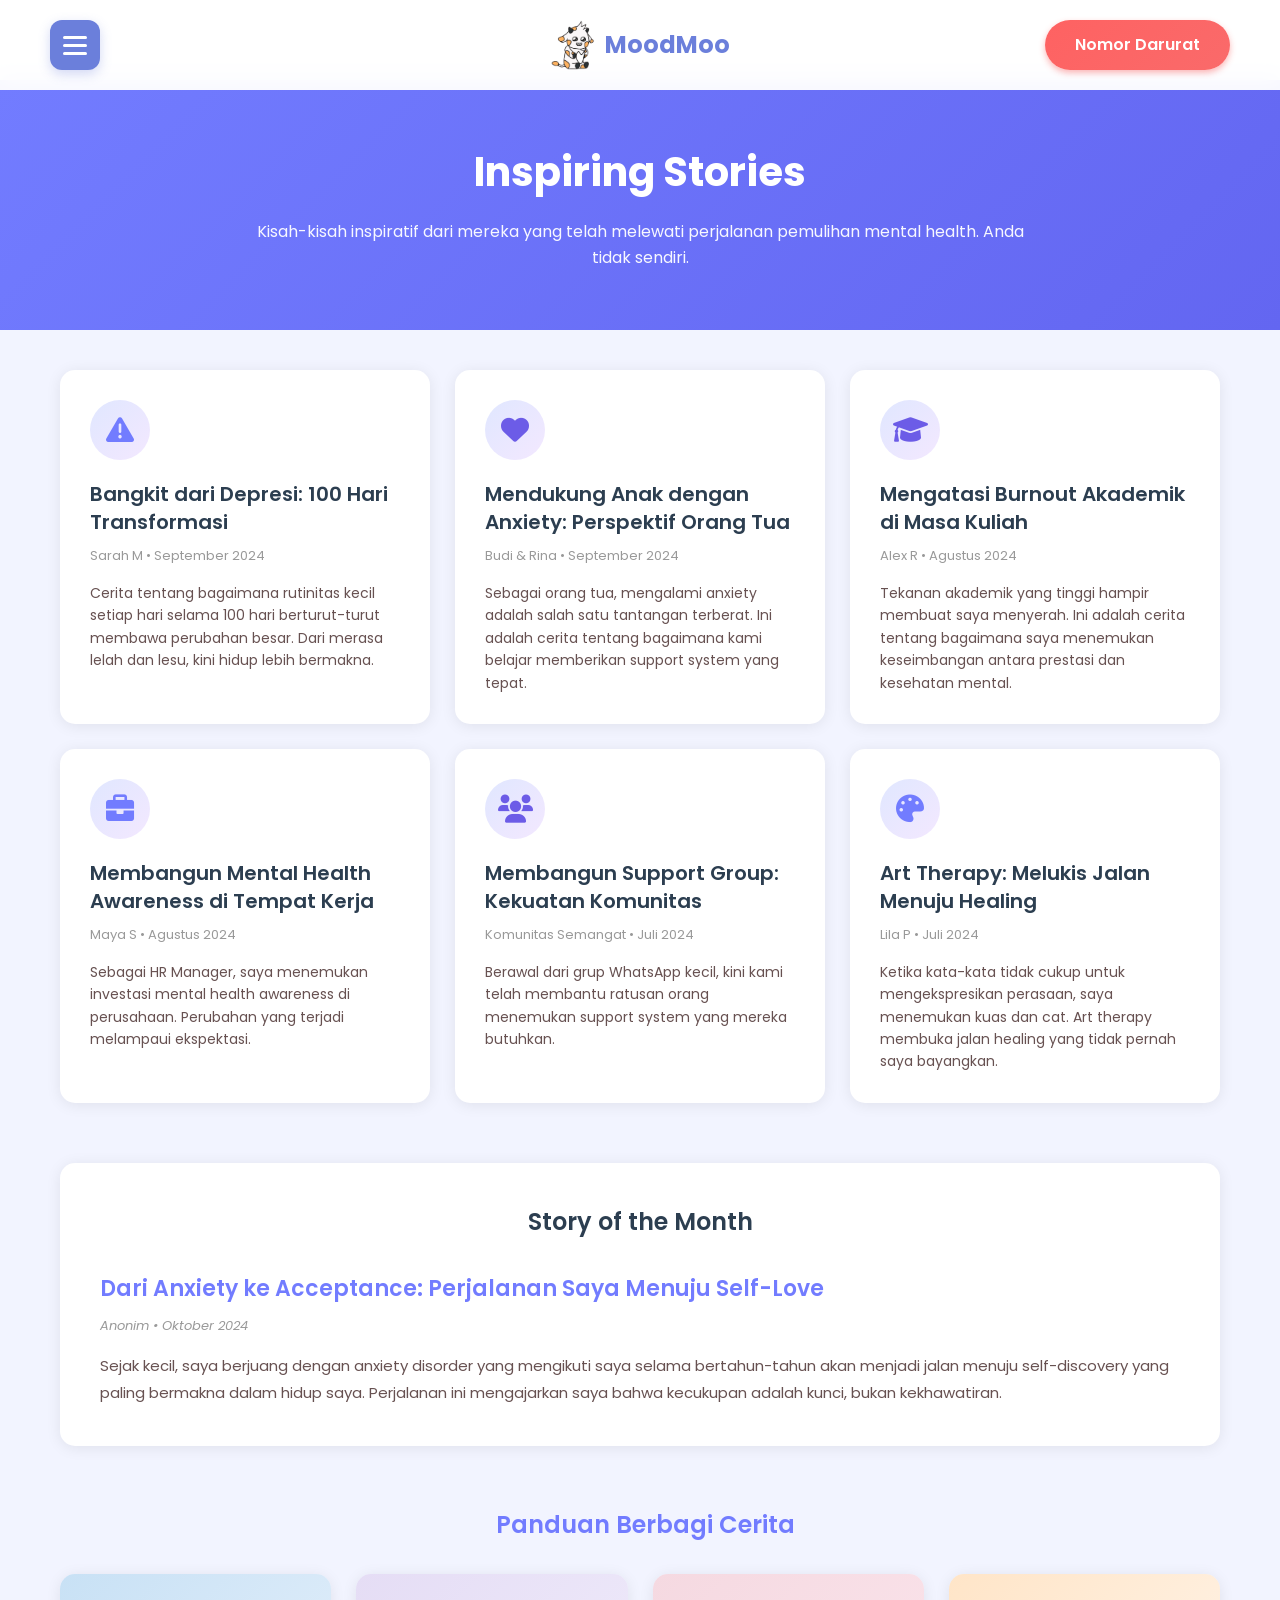
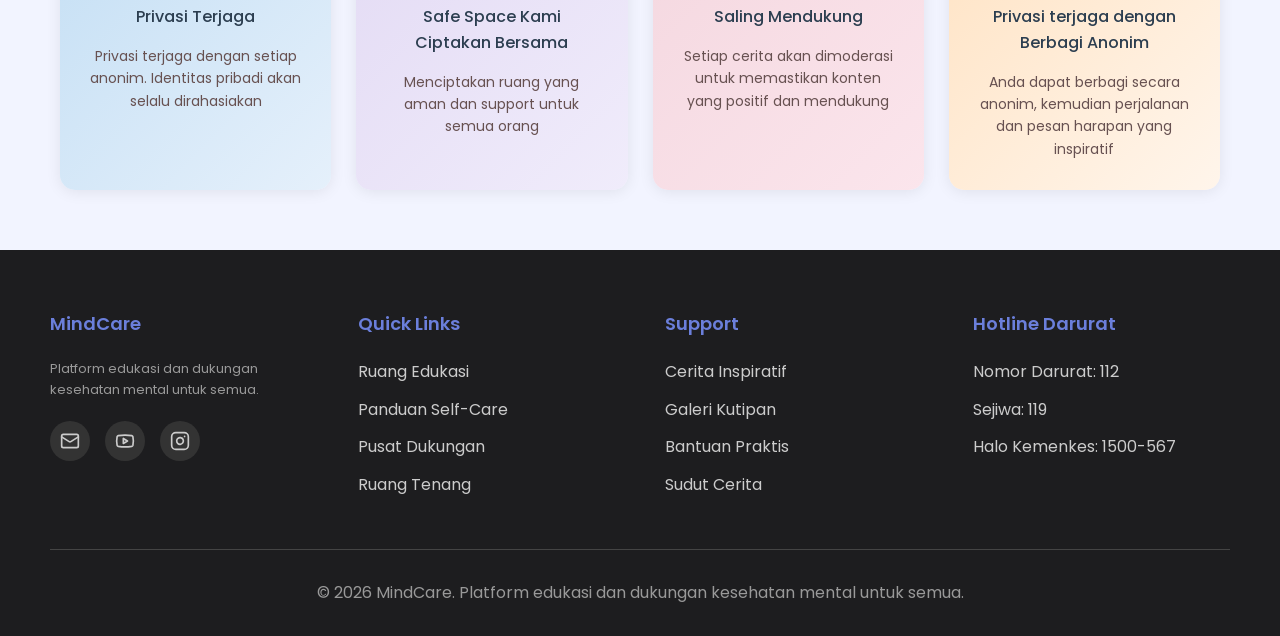
<file: stories.html>
<!doctype html>
<html lang="id">
  <head>
    <meta charset="UTF-8" />
    <meta name="viewport" content="width=device-width, initial-scale=1.0" />
    <title>Inspiring Stories - MoodMoo</title>
    <link rel="stylesheet" href="stories.css" />
    <link rel="stylesheet" href="navbar.css" />
    <link
      href="https://fonts.googleapis.com/css2?family=Poppins:wght@300;400;500;600;700&display=swap"
      rel="stylesheet"
    />
    <link
      rel="stylesheet"
      href="https://cdnjs.cloudflare.com/ajax/libs/font-awesome/6.0.0/css/all.min.css"
    />
  </head>
  <body>
    <nav id="navbar">
      <div class="nav-left">
        <div class="hamburger-menu" id="hamburgerMenu">
          <span class="hamburger-line"></span>
          <span class="hamburger-line"></span>
          <span class="hamburger-line"></span>
        </div>
      </div>
      <div class="logo">
        <img src="sapi-imup.PNG" alt="Logo MoodMoo" class="logo-icon" />
        <span>MoodMoo</span>
      </div>
      <ul class="nav-links"></ul>
      <a href="#hotline" class="cta-button">Nomor Darurat</a>
    </nav>

    <div class="sidebar-overlay" id="sidebarOverlay"></div>

    <div class="sidebar-nav" id="sidebarNav">
      <div class="sidebar-header">
        <div class="sidebar-logo">
          <img
            src="sapi-imup.PNG"
            alt="Logo MoodMoo"
            style="width: 40px; height: auto"
          />
          <span>MoodMoo</span>
        </div>
        <p class="sidebar-tagline">Teman Baik untuk Perasaanmu</p>
      </div>
      <ul class="sidebar-menu">
        <li class="sidebar-menu-item">
          <a href="home.html" class="sidebar-menu-link">Home</a>
        </li>
        <li class="sidebar-menu-item">
          <a href="edukasi.html" class="sidebar-menu-link">
            Edukasi Mental Health
          </a>
        </li>
        <li class="sidebar-menu-item">
          <a href="selfcare.html" class="sidebar-menu-link">Self Care Guide</a>
        </li>
        <li class="sidebar-menu-item">
          <a href="stories.html" class="sidebar-menu-link active">
            Inspiring story
          </a>
        </li>
        <li class="sidebar-menu-item">
          <a href="visual-quotes.html" class="sidebar-menu-link">Visual Quotes</a>
        </li>
        <li class="sidebar-menu-item">
          <a href="coping-tools.html" class="sidebar-menu-link">Coping Tools</a>
        </li>
        <li class="sidebar-menu-item">
          <a href="resource-hub.html" class="sidebar-menu-link">Resource Hub</a>
        </li>
        <li class="sidebar-menu-item">
          <a href="mindfullness.html" class="sidebar-menu-link">Mindfulness</a>
        </li>
        <li class="sidebar-menu-item">
          <a href="sudutcerita.html" class="sidebar-menu-link">Sudut Cerita</a>
        </li>
      </ul>
      <div class="sidebar-footer">©Copyright MindCare 2026</div>
    </div>

    <main class="main-content">
      <div class="page-header">
        <h1>Inspiring Stories</h1>
        <p>
          Kisah-kisah inspiratif dari mereka yang telah melewati perjalanan
          pemulihan mental health. Anda tidak sendiri.
        </p>
      </div>

      <div class="container">
        <!-- Stories Grid -->
        <div class="stories-grid">
          <div class="story-card">
            <div class="story-icon">
              <i class="fas fa-triangle-exclamation"></i>
            </div>
            <div class="story-content">
              <h3>Bangkit dari Depresi: 100 Hari Transformasi</h3>
              <p class="story-meta">Sarah M • September 2024</p>
              <p class="story-text">
                Cerita tentang bagaimana rutinitas kecil setiap hari selama 100
                hari berturut-turut membawa perubahan besar. Dari merasa lelah
                dan lesu, kini hidup lebih bermakna.
              </p>
            </div>
          </div>

          <div class="story-card">
            <div class="story-icon">
              <i class="fas fa-heart" style="color: #6c5ce7"></i>
            </div>
            <div class="story-content">
              <h3>Mendukung Anak dengan Anxiety: Perspektif Orang Tua</h3>
              <p class="story-meta">Budi & Rina • September 2024</p>
              <p class="story-text">
                Sebagai orang tua, mengalami anxiety adalah salah satu tantangan
                terberat. Ini adalah cerita tentang bagaimana kami belajar
                memberikan support system yang tepat.
              </p>
            </div>
          </div>

          <div class="story-card">
            <div class="story-icon">
              <i class="fas fa-graduation-cap" style="color: #6c5ce7"></i>
            </div>
            <div class="story-content">
              <h3>Mengatasi Burnout Akademik di Masa Kuliah</h3>
              <p class="story-meta">Alex R • Agustus 2024</p>
              <p class="story-text">
                Tekanan akademik yang tinggi hampir membuat saya menyerah. Ini
                adalah cerita tentang bagaimana saya menemukan keseimbangan
                antara prestasi dan kesehatan mental.
              </p>
            </div>
          </div>

          <div class="story-card">
            <div class="story-icon">
              <i class="fas fa-briefcase"></i>
            </div>
            <div class="story-content">
              <h3>Membangun Mental Health Awareness di Tempat Kerja</h3>
              <p class="story-meta">Maya S • Agustus 2024</p>
              <p class="story-text">
                Sebagai HR Manager, saya menemukan investasi mental health
                awareness di perusahaan. Perubahan yang terjadi melampaui
                ekspektasi.
              </p>
            </div>
          </div>

          <div class="story-card">
            <div class="story-icon">
              <i class="fas fa-users" style="color: #6c5ce7"></i>
            </div>
            <div class="story-content">
              <h3>Membangun Support Group: Kekuatan Komunitas</h3>
              <p class="story-meta">Komunitas Semangat • Juli 2024</p>
              <p class="story-text">
                Berawal dari grup WhatsApp kecil, kini kami telah membantu
                ratusan orang menemukan support system yang mereka butuhkan.
              </p>
            </div>
          </div>

          <div class="story-card">
            <div class="story-icon">
              <i class="fas fa-palette"></i>
            </div>
            <div class="story-content">
              <h3>Art Therapy: Melukis Jalan Menuju Healing</h3>
              <p class="story-meta">Lila P • Juli 2024</p>
              <p class="story-text">
                Ketika kata-kata tidak cukup untuk mengekspresikan perasaan,
                saya menemukan kuas dan cat. Art therapy membuka jalan healing
                yang tidak pernah saya bayangkan.
              </p>
            </div>
          </div>
        </div>

        <!-- Story of the Month Section -->
        <section class="story-of-month">
          <h2>Story of the Month</h2>
          <div class="featured-story">
            <h3>
              Dari Anxiety ke Acceptance: Perjalanan Saya Menuju Self-Love
            </h3>
            <p class="featured-meta">Anonim • Oktober 2024</p>
            <p class="featured-text">
              Sejak kecil, saya berjuang dengan anxiety disorder yang mengikuti
              saya selama bertahun-tahun akan menjadi jalan menuju
              self-discovery yang paling bermakna dalam hidup saya. Perjalanan
              ini mengajarkan saya bahwa kecukupan adalah kunci, bukan
              kekhawatiran.
            </p>
          </div>
        </section>

        <!-- Guidelines Section -->
        <section class="guidelines-section">
          <h2>
            <i class="fas fa-triangle"></i>
            Panduan Berbagi Cerita
          </h2>
          <div class="guidelines-grid">
            <div class="guideline-item guideline-blue">
              <h4>Privasi Terjaga</h4>
              <p>
                Privasi terjaga dengan setiap anonim. Identitas pribadi akan
                selalu dirahasiakan
              </p>
            </div>
            <div class="guideline-item guideline-purple">
              <h4>Safe Space Kami Ciptakan Bersama</h4>
              <p>Menciptakan ruang yang aman dan support untuk semua orang</p>
            </div>
            <div class="guideline-item guideline-pink">
              <h4>Saling Mendukung</h4>
              <p>
                Setiap cerita akan dimoderasi untuk memastikan konten yang
                positif dan mendukung
              </p>
            </div>
            <div class="guideline-item guideline-orange">
              <h4>Privasi terjaga dengan Berbagi Anonim</h4>
              <p>
                Anda dapat berbagi secara anonim, kemudian perjalanan dan pesan
                harapan yang inspiratif
              </p>
            </div>
          </div>
        </section>
      </div>
    </main>

    <footer id="hotline">
      <div class="footer-content">
        <div class="footer-section">
          <h3>MindCare</h3>
          <p style="color: #999; line-height: 1.6">
            Platform edukasi dan dukungan kesehatan mental untuk semua.
          </p>
          <div class="social-links">
            <a href="mailto:snorlaxsleeping19@gmail.com" class="social-icon" aria-label="Email">
              <svg xmlns="http://www.w3.org/2000/svg" width="20" height="20" viewBox="0 0 24 24" fill="none" stroke="currentColor" stroke-width="2" stroke-linecap="round" stroke-linejoin="round"><rect width="20" height="16" x="2" y="4" rx="2"/><path d="m22 7-8.97 5.7a1.94 1.94 0 0 1-2.06 0L2 7"/></svg>
            </a>
            <a href="https://www.youtube.com/@erasabi7195" class="social-icon" aria-label="YouTube">
              <svg xmlns="http://www.w3.org/2000/svg" width="20" height="20" viewBox="0 0 24 24" fill="none" stroke="currentColor" stroke-width="2" stroke-linecap="round" stroke-linejoin="round"><path d="M2.5 17a24.12 24.12 0 0 1 0-10 2 2 0 0 1 1.4-1.4 49.56 49.56 0 0 1 16.2 0A2 2 0 0 1 21.5 7a24.12 24.12 0 0 1 0 10 2 2 0 0 1-1.4 1.4 49.55 49.55 0 0 1-16.2 0A2 2 0 0 1 2.5 17"/><path d="m10 15 5-3-5-3z"/></svg>
            </a>
            <a href="https://www.instagram.com/erasabi" class="social-icon" aria-label="Instagram">
              <svg xmlns="http://www.w3.org/2000/svg" width="20" height="20" viewBox="0 0 24 24" fill="none" stroke="currentColor" stroke-width="2" stroke-linecap="round" stroke-linejoin="round"><rect width="20" height="20" x="2" y="2" rx="5" ry="5"/><path d="M16 11.37A4 4 0 1 1 12.63 8 4 4 0 0 1 16 11.37z"/><line x1="17.5" x2="17.51" y1="6.5" y2="6.5"/></svg>
            </a>
          </div>
        </div>
        <div class="footer-section">
          <h3>Quick Links</h3>
          <ul>
            <li><a href="edukasi.html">Ruang Edukasi</a></li>
            <li><a href="selfcare.html">Panduan Self-Care</a></li>
            <li><a href="resource-hub.html">Pusat Dukungan</a></li>
            <li><a href="mindfullness.html">Ruang Tenang</a></li>
          </ul>
        </div>
        <div class="footer-section">
          <h3>Support</h3>
          <ul>
            <li><a href="stories.html">Cerita Inspiratif</a></li>
            <li><a href="visual-quotes.html">Galeri Kutipan</a></li>
            <li><a href="coping-tools.html">Bantuan Praktis</a></li>
            <li><a href="sudutcerita.html">Sudut Cerita</a></li>
          </ul>
        </div>
        <div class="footer-section">
          <h3>Hotline Darurat</h3>
          <ul>
            <li><a href="tel:112">Nomor Darurat: 112</a></li>
            <li><a href="tel:119">Sejiwa: 119</a></li>
            <li><a href="tel:1500567">Halo Kemenkes: 1500-567</a></li>
          </ul>
        </div>
      </div>
      <div class="footer-bottom">
        <p>
          &copy; 2026 MindCare. Platform edukasi dan dukungan kesehatan mental
          untuk semua.
        </p>
      </div>
    </footer>
    <script src="navbar.js"></script>
  </body>
</html>
</file>
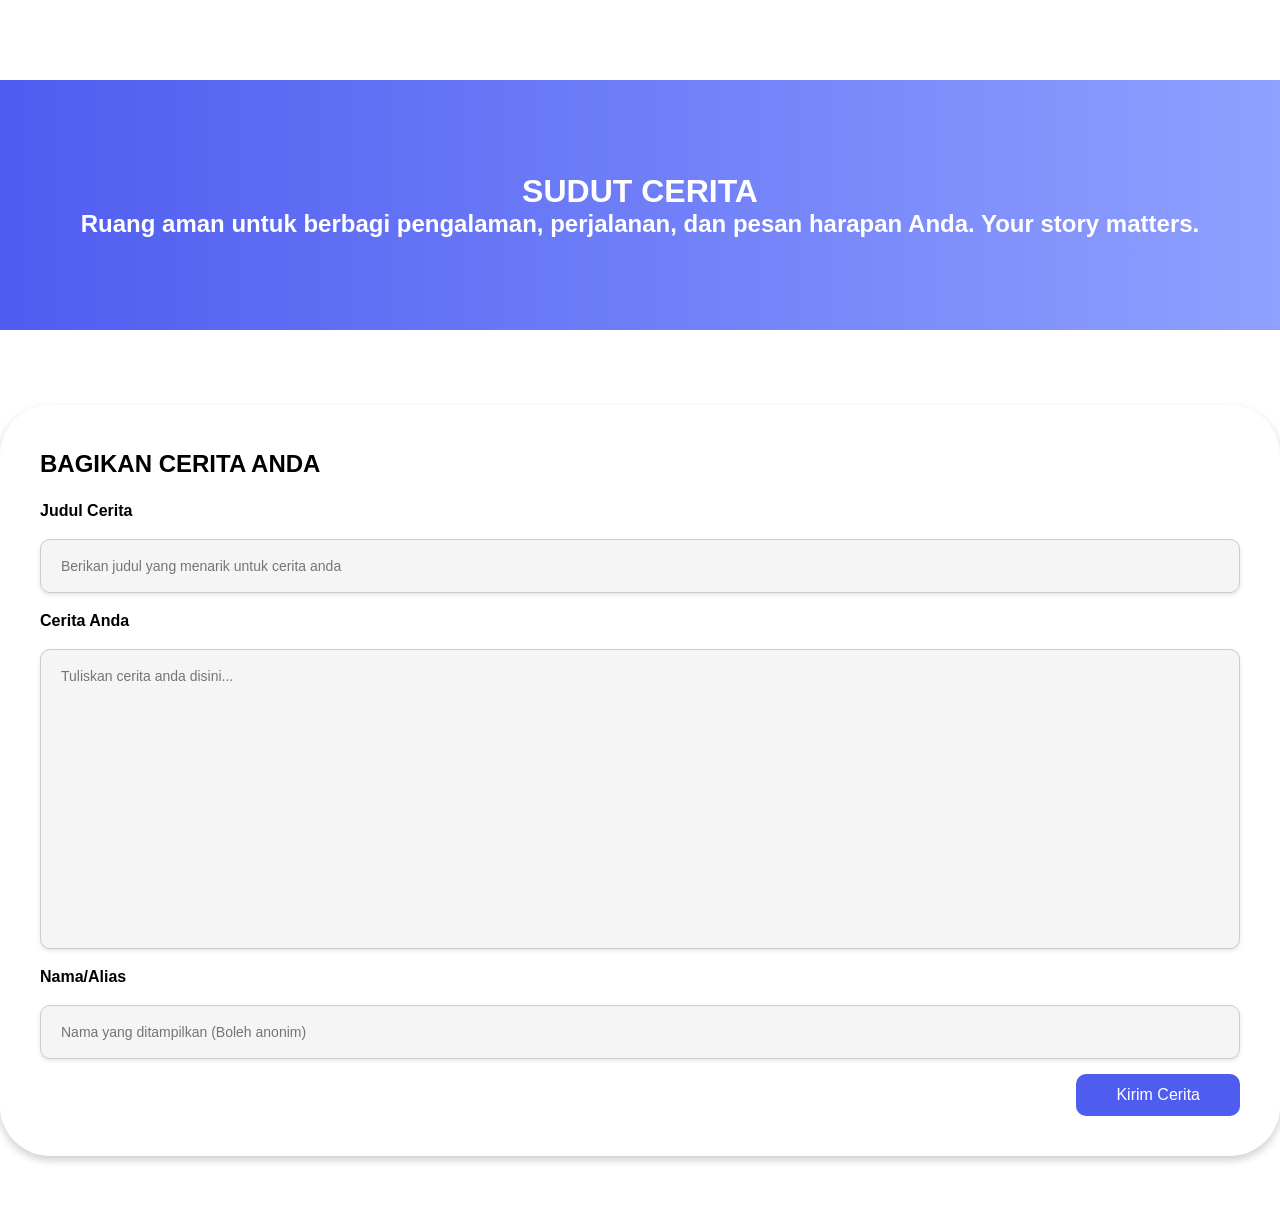
<file: sudut cerita.html>
<!doctype html>
<html lang="en">
  <head>
    <meta charset="UTF-8" />
    <meta name="viewport" content="width=device-width, initial-scale=1.0" />
    <link rel="stylesheet" href="sudut cerita.css" />
    <title>sudut cerita</title>
  </head>
  <body>
    <div class="title">
      <div class="font">
        <h1>SUDUT CERITA</h1>
        <h2>
          Ruang aman untuk berbagi pengalaman, perjalanan, dan pesan harapan
          Anda. Your story matters.
        </h2>
      </div>
    </div>
    <div class="box1">
      <h2>BAGIKAN CERITA ANDA</h2>

      <p class="pfont">Judul Cerita</p>
      <input
        type="text"
        class="box2 anmo"
        placeholder="Berikan judul yang menarik untuk cerita anda"
      />

      <p class="pfont">Cerita Anda</p>
      <textarea
        class="box2 desc"
        placeholder="Tuliskan cerita anda disini..."
      ></textarea>

      <p class="pfont">Nama/Alias</p>
      <input
        type="text"
        class="box2 anmo"
        placeholder="Nama yang ditampilkan (Boleh anonim)"
      />

      <button class="btn-submit">Kirim Cerita</button>
    </div>
  </body>
</html>
</file>
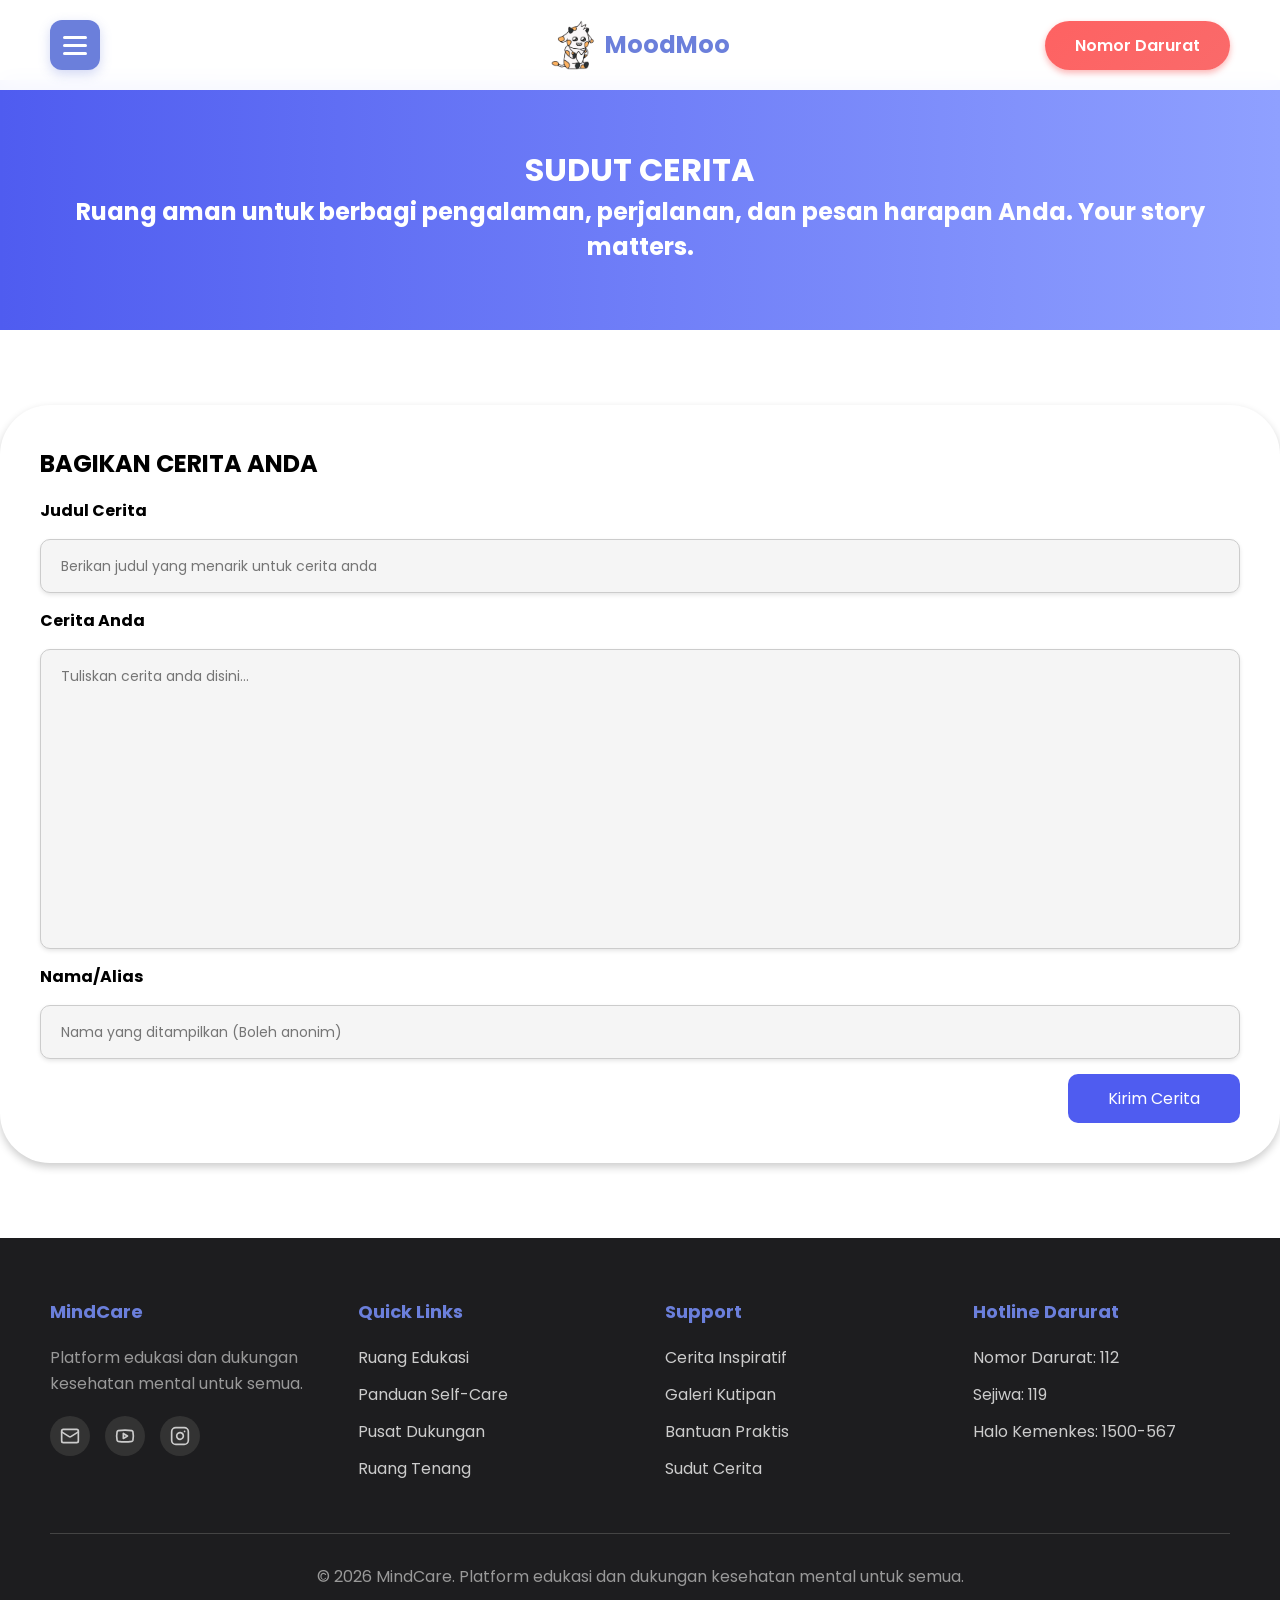
<file: sudutcerita.html>
<!doctype html>
<html lang="en">
  <head>
    <meta charset="UTF-8" />
    <meta name="viewport" content="width=device-width, initial-scale=1.0" />
    <link
      href="https://fonts.googleapis.com/css2?family=Poppins:wght@300;400;500;600;700;800&display=swap"
      rel="stylesheet"
    />
    <link rel="stylesheet" href="sudut-cerita.css" />
    <link rel="stylesheet" href="navbar.css" />
    <title>sudut cerita</title>
  </head>
  <body>
    <nav id="navbar">
      <div class="nav-left">
        <div class="hamburger-menu" id="hamburgerMenu">
          <span class="hamburger-line"></span>
          <span class="hamburger-line"></span>
          <span class="hamburger-line"></span>
        </div>
      </div>
      <div class="logo">
        <img src="sapi-imup.PNG" alt="Logo MoodMoo" class="logo-icon" />
        <span>MoodMoo</span>
      </div>
      <ul class="nav-links"></ul>
      <a href="#hotline" class="cta-button">Nomor Darurat</a>
    </nav>

    <div class="sidebar-overlay" id="sidebarOverlay"></div>

    <div class="sidebar-nav" id="sidebarNav">
      <div class="sidebar-header">
        <div class="sidebar-logo">
          <img
            src="sapi-imup.PNG"
            alt="Logo MoodMoo"
            style="width: 40px; height: auto"
          />
          <span>MoodMoo</span>
        </div>
        <p class="sidebar-tagline">Teman Baik untuk Perasaanmu</p>
      </div>
      <ul class="sidebar-menu">
        <li class="sidebar-menu-item">
          <a href="home.html" class="sidebar-menu-link">Home</a>
        </li>
        <li class="sidebar-menu-item">
          <a href="edukasi.html" class="sidebar-menu-link">
            Edukasi Mental Health
          </a>
        </li>
        <li class="sidebar-menu-item">
          <a href="selfcare.html" class="sidebar-menu-link">Self Care Guide</a>
        </li>
        <li class="sidebar-menu-item">
          <a href="stories.html" class="sidebar-menu-link">Inspiring story</a>
        </li>
        <li class="sidebar-menu-item">
          <a href="visual-quotes.html" class="sidebar-menu-link">Visual Quotes</a>
        </li>
        <li class="sidebar-menu-item">
          <a href="coping-tools.html" class="sidebar-menu-link">Coping Tools</a>
        </li>
        <li class="sidebar-menu-item">
          <a href="resource-hub.html" class="sidebar-menu-link">Resource Hub</a>
        </li>
        <li class="sidebar-menu-item">
          <a href="mindfullness.html" class="sidebar-menu-link">Mindfulness</a>
        </li>
        <li class="sidebar-menu-item">
          <a href="sudutcerita.html" class="sidebar-menu-link active">
            Sudut Cerita
          </a>
        </li>
      </ul>
      <div class="sidebar-footer">©Copyright MindCare 2026</div>
    </div>

    <div class="title">
      <div class="font">
        <h1>SUDUT CERITA</h1>
        <h2>
          Ruang aman untuk berbagi pengalaman, perjalanan, dan pesan harapan
          Anda. Your story matters.
        </h2>
      </div>
    </div>
    <div class="box1">
      <h2>BAGIKAN CERITA ANDA</h2>

      <p class="pfont">Judul Cerita</p>
      <input
        type="text"
        class="box2 anmo"
        placeholder="Berikan judul yang menarik untuk cerita anda"
      />

      <p class="pfont">Cerita Anda</p>
      <textarea
        class="box2 desc"
        placeholder="Tuliskan cerita anda disini..."
      ></textarea>

      <p class="pfont">Nama/Alias</p>
      <input
        type="text"
        class="box2 anmo"
        placeholder="Nama yang ditampilkan (Boleh anonim)"
      />

      <button class="btn-submit">Kirim Cerita</button>
    </div>

    <footer id="hotline">
      <div class="footer-content">
        <div class="footer-section">
          <h3>MindCare</h3>
          <p style="color: #999; line-height: 1.6">
            Platform edukasi dan dukungan kesehatan mental untuk semua.
          </p>
          <div class="social-links">
            <a href="mailto:snorlaxsleeping19@gmail.com" class="social-icon" aria-label="Email">
              <svg xmlns="http://www.w3.org/2000/svg" width="20" height="20" viewBox="0 0 24 24" fill="none" stroke="currentColor" stroke-width="2" stroke-linecap="round" stroke-linejoin="round"><rect width="20" height="16" x="2" y="4" rx="2"/><path d="m22 7-8.97 5.7a1.94 1.94 0 0 1-2.06 0L2 7"/></svg>
            </a>
            <a href="https://www.youtube.com/@erasabi7195" class="social-icon" aria-label="YouTube">
              <svg xmlns="http://www.w3.org/2000/svg" width="20" height="20" viewBox="0 0 24 24" fill="none" stroke="currentColor" stroke-width="2" stroke-linecap="round" stroke-linejoin="round"><path d="M2.5 17a24.12 24.12 0 0 1 0-10 2 2 0 0 1 1.4-1.4 49.56 49.56 0 0 1 16.2 0A2 2 0 0 1 21.5 7a24.12 24.12 0 0 1 0 10 2 2 0 0 1-1.4 1.4 49.55 49.55 0 0 1-16.2 0A2 2 0 0 1 2.5 17"/><path d="m10 15 5-3-5-3z"/></svg>
            </a>
            <a href="https://www.instagram.com/erasabi" class="social-icon" aria-label="Instagram">
              <svg xmlns="http://www.w3.org/2000/svg" width="20" height="20" viewBox="0 0 24 24" fill="none" stroke="currentColor" stroke-width="2" stroke-linecap="round" stroke-linejoin="round"><rect width="20" height="20" x="2" y="2" rx="5" ry="5"/><path d="M16 11.37A4 4 0 1 1 12.63 8 4 4 0 0 1 16 11.37z"/><line x1="17.5" x2="17.51" y1="6.5" y2="6.5"/></svg>
            </a>
          </div>
        </div>
        <div class="footer-section">
          <h3>Quick Links</h3>
          <ul>
            <li><a href="edukasi.html">Ruang Edukasi</a></li>
            <li><a href="selfcare.html">Panduan Self-Care</a></li>
            <li><a href="resource-hub.html">Pusat Dukungan</a></li>
            <li><a href="mindfullness.html">Ruang Tenang</a></li>
          </ul>
        </div>
        <div class="footer-section">
          <h3>Support</h3>
          <ul>
            <li><a href="stories.html">Cerita Inspiratif</a></li>
            <li><a href="visual-quotes.html">Galeri Kutipan</a></li>
            <li><a href="coping-tools.html">Bantuan Praktis</a></li>
            <li><a href="sudutcerita.html">Sudut Cerita</a></li>
          </ul>
        </div>
        <div class="footer-section">
          <h3>Hotline Darurat</h3>
          <ul>
            <li><a href="tel:112">Nomor Darurat: 112</a></li>
            <li><a href="tel:119">Sejiwa: 119</a></li>
            <li><a href="tel:1500567">Halo Kemenkes: 1500-567</a></li>
          </ul>
        </div>
      </div>
      <div class="footer-bottom">
        <p>
          &copy; 2026 MindCare. Platform edukasi dan dukungan kesehatan mental
          untuk semua.
        </p>
      </div>
    </footer>
    <script src="navbar.js"></script>
  </body>
</html>
</file>
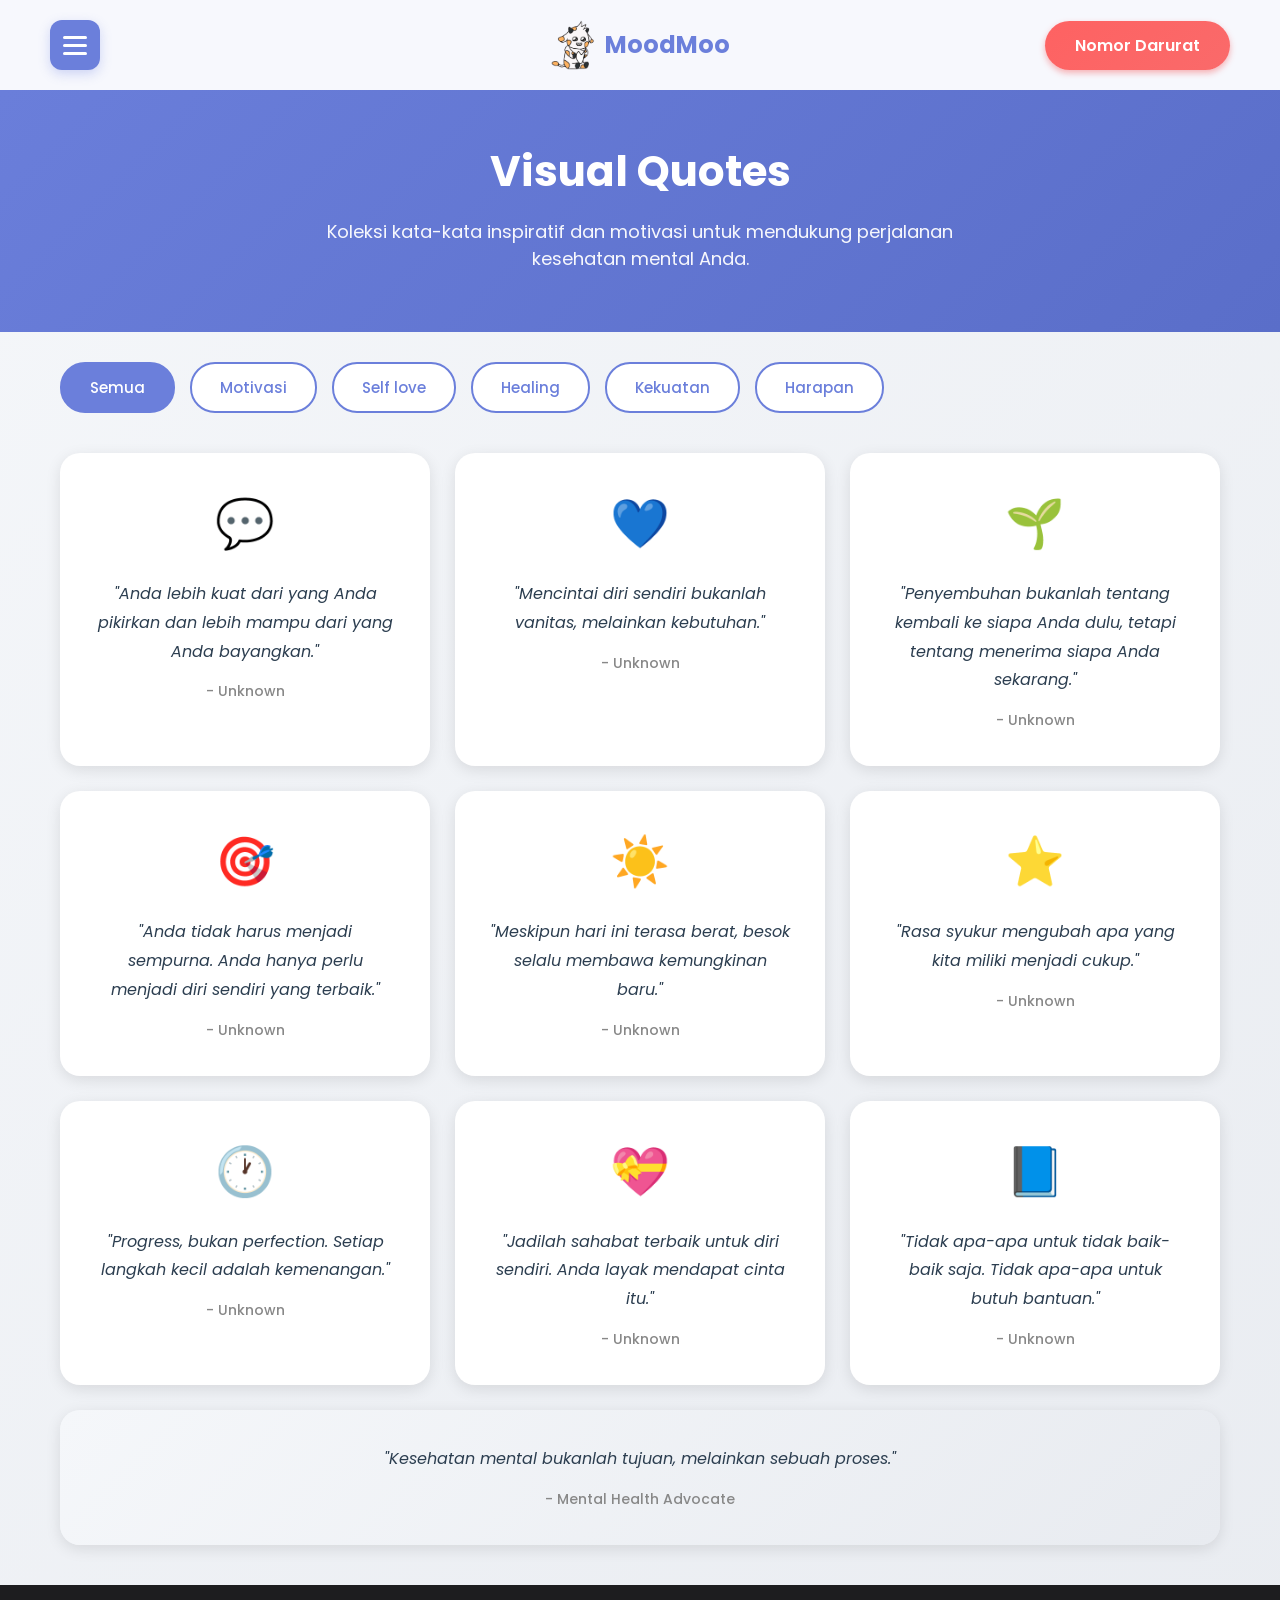
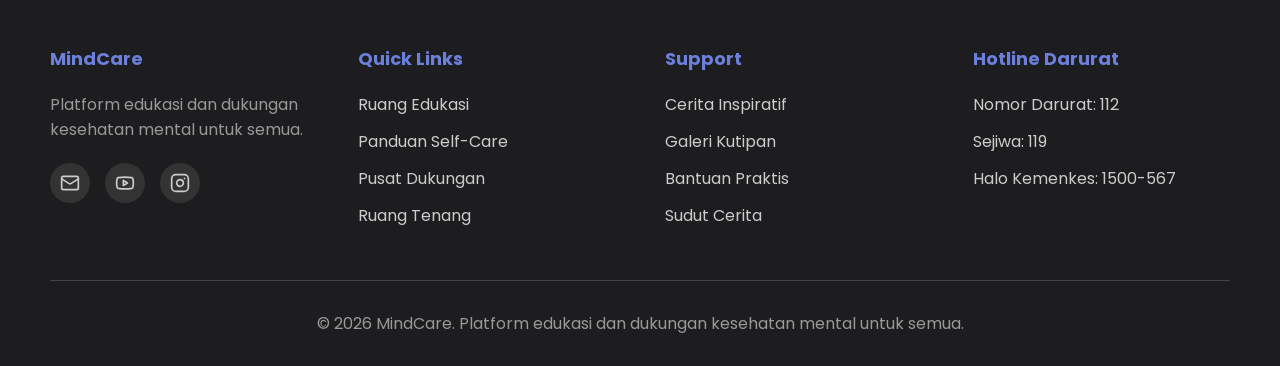
<file: visual-quotes.html>
<!DOCTYPE html>
<html lang="id">
  <head>
    <meta charset="UTF-8" />
    <meta name="viewport" content="width=device-width, initial-scale=1.0" />
    <title>Visual Quotes - MoodMoo</title>
    <link
      href="https://fonts.googleapis.com/css2?family=Poppins:wght@300;400;500;600;700&display=swap"
      rel="stylesheet"
    />
    <link rel="stylesheet" href="navbar.css" />
    <link rel="stylesheet" href="visual-quotes-style.css" />
  </head>
  <body>
    <nav id="navbar">
      <div class="nav-left">
        <div class="hamburger-menu" id="hamburgerMenu">
          <span class="hamburger-line"></span>
          <span class="hamburger-line"></span>
          <span class="hamburger-line"></span>
        </div>
      </div>
      <div class="logo">
        <img src="sapi-imup.PNG" alt="Logo MoodMoo" class="logo-icon" />
        <span>MoodMoo</span>
      </div>
      <ul class="nav-links"></ul>
      <a href="#hotline" class="cta-button">Nomor Darurat</a>
    </nav>

    <div class="sidebar-overlay" id="sidebarOverlay"></div>

    <div class="sidebar-nav" id="sidebarNav">
      <div class="sidebar-header">
        <div class="sidebar-logo">
          <img
            src="sapi-imup.PNG"
            alt="Logo MoodMoo"
            style="width: 40px; height: auto"
          />
          <span>MoodMoo</span>
        </div>
        <p class="sidebar-tagline">Teman Baik untuk Perasaanmu</p>
      </div>
      <ul class="sidebar-menu">
        <li class="sidebar-menu-item">
          <a href="home.html" class="sidebar-menu-link">Home</a>
        </li>
        <li class="sidebar-menu-item">
          <a href="edukasi.html" class="sidebar-menu-link">
            Edukasi Mental Health
          </a>
        </li>
        <li class="sidebar-menu-item">
          <a href="selfcare.html" class="sidebar-menu-link">
            Self Care Guide
          </a>
        </li>
        <li class="sidebar-menu-item">
          <a href="stories.html" class="sidebar-menu-link">Inspiring story</a>
        </li>
        <li class="sidebar-menu-item">
          <a href="visual-quotes.html" class="sidebar-menu-link active">Visual Quotes</a>
        </li>
        <li class="sidebar-menu-item">
          <a href="coping-tools.html" class="sidebar-menu-link">Coping Tools</a>
        </li>
        <li class="sidebar-menu-item">
          <a href="resource-hub.html" class="sidebar-menu-link">Resource Hub</a>
        </li>
        <li class="sidebar-menu-item">
          <a href="mindfullness.html" class="sidebar-menu-link">Mindfulness</a>
        </li>
        <li class="sidebar-menu-item">
          <a href="sudutcerita.html" class="sidebar-menu-link">Sudut Cerita</a>
        </li>
      </ul>
      <div class="sidebar-footer">©Copyright MindCare 2026</div>
    </div>

    <!-- Hero Section -->
    <section class="hero">
      <h1>Visual Quotes</h1>
      <p>Koleksi kata-kata inspiratif dan motivasi untuk mendukung perjalanan kesehatan mental Anda.</p>
    </section>

    <!-- Filter Buttons -->
    <section class="filter-section">
      <button class="filter-btn active">Semua</button>
      <button class="filter-btn">Motivasi</button>
      <button class="filter-btn">Self love</button>
      <button class="filter-btn">Healing</button>
      <button class="filter-btn">Kekuatan</button>
      <button class="filter-btn">Harapan</button>
    </section>

    <!-- Quotes Grid -->
    <main class="quotes-container">
      <div class="quote-card">
        <div class="quote-icon">💬</div>
        <p class="quote-text">"Anda lebih kuat dari yang Anda pikirkan dan lebih mampu dari yang Anda bayangkan."</p>
        <p class="quote-author">- Unknown</p>
      </div>

      <div class="quote-card">
        <div class="quote-icon">💙</div>
        <p class="quote-text">"Mencintai diri sendiri bukanlah vanitas, melainkan kebutuhan."</p>
        <p class="quote-author">- Unknown</p>
      </div>

      <div class="quote-card">
        <div class="quote-icon">🌱</div>
        <p class="quote-text">"Penyembuhan bukanlah tentang kembali ke siapa Anda dulu, tetapi tentang menerima siapa Anda sekarang."</p>
        <p class="quote-author">- Unknown</p>
      </div>

      <div class="quote-card">
        <div class="quote-icon">🎯</div>
        <p class="quote-text">"Anda tidak harus menjadi sempurna. Anda hanya perlu menjadi diri sendiri yang terbaik."</p>
        <p class="quote-author">- Unknown</p>
      </div>

      <div class="quote-card">
        <div class="quote-icon">☀️</div>
        <p class="quote-text">"Meskipun hari ini terasa berat, besok selalu membawa kemungkinan baru."</p>
        <p class="quote-author">- Unknown</p>
      </div>

      <div class="quote-card">
        <div class="quote-icon">⭐</div>
        <p class="quote-text">"Rasa syukur mengubah apa yang kita miliki menjadi cukup."</p>
        <p class="quote-author">- Unknown</p>
      </div>

      <div class="quote-card">
        <div class="quote-icon">🕐</div>
        <p class="quote-text">"Progress, bukan perfection. Setiap langkah kecil adalah kemenangan."</p>
        <p class="quote-author">- Unknown</p>
      </div>

      <div class="quote-card">
        <div class="quote-icon">💝</div>
        <p class="quote-text">"Jadilah sahabat terbaik untuk diri sendiri. Anda layak mendapat cinta itu."</p>
        <p class="quote-author">- Unknown</p>
      </div>

      <div class="quote-card">
        <div class="quote-icon">📘</div>
        <p class="quote-text">"Tidak apa-apa untuk tidak baik-baik saja. Tidak apa-apa untuk butuh bantuan."</p>
        <p class="quote-author">- Unknown</p>
      </div>

      <div class="quote-card quote-card-large">
        <p class="quote-text">"Kesehatan mental bukanlah tujuan, melainkan sebuah proses."</p>
        <p class="quote-author">- Mental Health Advocate</p>
      </div>
    </main>

    <!-- Footer -->
    <footer id="hotline">
      <div class="footer-content">
        <div class="footer-section">
          <h3>MindCare</h3>
          <p style="color: #999; line-height: 1.6">
            Platform edukasi dan dukungan kesehatan mental untuk semua.
          </p>
          <div class="social-links">
            <a href="mailto:snorlaxsleeping19@gmail.com" class="social-icon" aria-label="Email">
              <svg xmlns="http://www.w3.org/2000/svg" width="20" height="20" viewBox="0 0 24 24" fill="none" stroke="currentColor" stroke-width="2" stroke-linecap="round" stroke-linejoin="round"><rect width="20" height="16" x="2" y="4" rx="2"/><path d="m22 7-8.97 5.7a1.94 1.94 0 0 1-2.06 0L2 7"/></svg>
            </a>
            <a href="https://www.youtube.com/@erasabi7195" class="social-icon" aria-label="YouTube">
              <svg xmlns="http://www.w3.org/2000/svg" width="20" height="20" viewBox="0 0 24 24" fill="none" stroke="currentColor" stroke-width="2" stroke-linecap="round" stroke-linejoin="round"><path d="M2.5 17a24.12 24.12 0 0 1 0-10 2 2 0 0 1 1.4-1.4 49.56 49.56 0 0 1 16.2 0A2 2 0 0 1 21.5 7a24.12 24.12 0 0 1 0 10 2 2 0 0 1-1.4 1.4 49.55 49.55 0 0 1-16.2 0A2 2 0 0 1 2.5 17"/><path d="m10 15 5-3-5-3z"/></svg>
            </a>
            <a href="https://www.instagram.com/erasabi" class="social-icon" aria-label="Instagram">
              <svg xmlns="http://www.w3.org/2000/svg" width="20" height="20" viewBox="0 0 24 24" fill="none" stroke="currentColor" stroke-width="2" stroke-linecap="round" stroke-linejoin="round"><rect width="20" height="20" x="2" y="2" rx="5" ry="5"/><path d="M16 11.37A4 4 0 1 1 12.63 8 4 4 0 0 1 16 11.37z"/><line x1="17.5" x2="17.51" y1="6.5" y2="6.5"/></svg>
            </a>
          </div>
        </div>
        <div class="footer-section">
          <h3>Quick Links</h3>
          <ul>
            <li><a href="edukasi.html">Ruang Edukasi</a></li>
            <li><a href="selfcare.html">Panduan Self-Care</a></li>
            <li><a href="resource-hub.html">Pusat Dukungan</a></li>
            <li><a href="mindfullness.html">Ruang Tenang</a></li>
          </ul>
        </div>
        <div class="footer-section">
          <h3>Support</h3>
          <ul>
            <li><a href="stories.html">Cerita Inspiratif</a></li>
            <li><a href="visual-quotes.html">Galeri Kutipan</a></li>
            <li><a href="coping-tools.html">Bantuan Praktis</a></li>
            <li><a href="sudutcerita.html">Sudut Cerita</a></li>
          </ul>
        </div>
        <div class="footer-section">
          <h3>Hotline Darurat</h3>
          <ul>
            <li><a href="tel:112">Nomor Darurat: 112</a></li>
            <li><a href="tel:119">Sejiwa: 119</a></li>
            <li><a href="tel:1500567">Halo Kemenkes: 1500-567</a></li>
          </ul>
        </div>
      </div>
      <div class="footer-bottom">
        <p>
          &copy; 2026 MindCare. Platform edukasi dan dukungan kesehatan mental
          untuk semua.
        </p>
      </div>
    </footer>
    <script src="navbar.js"></script>
  </body>
</html>
</file>
<file: coping tools.css>
* {
  margin: 0;
  padding: 0;
  box-sizing: border-box;
  font-family: "Poppins", sans-serif;
}

.title {
  width: 100%;
  min-height: 250px;
  margin: 0px;
  margin-top: 80px;
  padding: 20px;
  display: flex;
  justify-content: center;
  align-items: center;
  background: linear-gradient(to right, #4f5cf0, #8fa0ff);
}

.font {
  justify-content: center;
  text-align: center;
  color: white;
  font-style: normal;
  font-family: "Poppins", sans-serif;
}

.font h1 {
  font-size: 50px;
  font-weight: bold;
  margin-bottom: 10px;
}

.font h2 {
  font-size: 20px;
  font-weight: normal;
}

.right {
  flex: 1;
  display: flex;
  flex-direction: column;
  padding: 40px;
  border-radius: 24px;

  background: white;
  box-shadow: 0 4px 8px rgba(0, 0, 0, 0.1);
  gap: 20px;
  font-size: 20px;
  line-height: 1.6;
}

.left {
  display: flex;
  flex-direction: column;
  align-items: center;
  gap: 20px;
}

@media (max-width: 768px) {
  .breath {
    flex-direction: column;
    align-items: center;
  }
}

.breath {
  width: 100vw;
  min-height: 100vh;
  padding: 80px 100px;
  background: #f4f6ff;
  justify-content: center;
  display: flex;
  flex-direction: column;
  align-items: center;
  gap: 120px;
  flex-direction: row;
  margin-top: 20px;
}

.count {
  font-size: 40px;
  font-weight: bold;
  color: black;
  user-select: none;
}
.label {
  font-size: 30px;
  margin-top: 6px;
  opacity: 0.8;
}
.circle-inner {
  width: 350px;
  height: 350px;
  border-radius: 50%;
  background: #ffffff;
  display: flex;
  justify-content: center;
  align-items: center;
  transition: transform 4s ease-in-out;
}

.circle-outer {
  margin: 20px;
  width: 450px;
  height: 450px;
  border-radius: 50%;
  background: #7882ff;
  display: flex;
  justify-content: center;
  align-items: center;
  position: relative;
}

.circle-center {
  position: absolute;
  top: 50%;
  left: 50%;
  transform: translate(-50%, -50%);

  display: flex;
  flex-direction: column;
  align-items: center;
}

.count {
  font-size: 60px;
  font-weight: bold;
  color: black;
}

.label {
  font-size: 20px;
  margin-top: 10px;
  opacity: 0.8;
}
.inhale {
  transform: scale(1.15);
}

.exhale {
  transform: scale(1.15);
}

.btn {
  padding: 12px 40px;
  border-radius: 12px;
  border: none;
  background: white;
  box-shadow: inset 0 0 5px rgba(0, 0, 0, 0.2);
  font-size: 30px;
  font-weight: bold;
  cursor: pointer;
}

.parent2 {
  flex: 1;
  display: flex;
  flex-direction: row;
  padding: 40px;
  border-radius: 24px;
  align-items: stretch;
  justify-content: center;

  background: white;
  box-shadow: 0 4px 8px rgba(0, 0, 0, 0.1);
  gap: 20px;
  font-size: 20px;
  line-height: 1.6;
}

.box {
  flex: 1;
  display: flex;
  flex-direction: column;

  min-height: 270px;
  padding: 40px;
  border: 2px solid #e0e0e0;
  border-radius: 12px;
  background: #fafafa;
}

.mini-logo {
  width: 38px;
  height: 38px;
  background: #eef1ff;
  border-radius: 50%;
  display: flex;
  align-items: center;
  justify-content: center;
  margin-bottom: 8px;
}

.mini-logo svg {
  width: 20px;
  height: 20px;
  stroke: #5b6cff;
  fill: #5b6cff;
  stroke-linecap: round;
  stroke-linejoin: round;
}

.logo-left {
  display: flex;
  align-items: center;
  gap: 10px;
}
</file>
<file: navbar.css>
/* ========================================
   NAVBAR, SIDEBAR (HAMBURGER), & FOOTER
   Shared styles — link file ini di semua halaman
   ======================================== */

/* --- Font --- */
nav,
.sidebar-nav,
footer {
  font-family: "Poppins", sans-serif;
}

/* --- Sidebar Navigation (Hamburger Menu) --- */
.sidebar-nav {
  position: fixed;
  top: 0;
  left: -100%;
  width: 320px;
  height: 100vh;
  background: white;
  z-index: 2000;
  transition: left 0.4s cubic-bezier(0.68, -0.55, 0.265, 1.55);
  box-shadow: 2px 0 20px rgba(0, 0, 0, 0.1);
  overflow-y: auto;
}

.sidebar-nav.active {
  left: 0;
}

.sidebar-header {
  background: linear-gradient(135deg, #6b7fdb 0%, #5a6ec9 100%);
  padding: 40px 30px;
  color: white;
}

.sidebar-logo {
  display: flex;
  align-items: center;
  gap: 12px;
  font-size: 28px;
  font-weight: bold;
  margin-bottom: 10px;
}

.sidebar-logo-icon {
  font-size: 32px;
}

.sidebar-tagline {
  font-size: 14px;
  opacity: 0.9;
  font-weight: 400;
}

.sidebar-menu {
  padding: 30px 0;
}

.sidebar-menu-item {
  list-style: none;
}

.sidebar-menu-link {
  display: block;
  padding: 18px 30px;
  color: #2c3e50;
  text-decoration: none;
  font-size: 18px;
  font-weight: 500;
  transition: all 0.3s ease;
  border-left: 4px solid transparent;
}

.sidebar-menu-link:hover {
  background: #f8f9fe;
  border-left-color: #6b7fdb;
  color: #6b7fdb;
  padding-left: 35px;
}

.sidebar-menu-link.active {
  background: #f8f9fe;
  border-left-color: #6b7fdb;
  color: #6b7fdb;
}

.sidebar-footer {
  padding: 30px;
  border-top: 1px solid #e5e5e5;
  text-align: center;
  color: #999;
  font-size: 13px;
}

.sidebar-overlay {
  position: fixed;
  top: 0;
  left: 0;
  width: 100%;
  height: 100vh;
  background: rgba(0, 0, 0, 0.5);
  z-index: 1500;
  opacity: 0;
  visibility: hidden;
  transition: all 0.3s ease;
}

.sidebar-overlay.active {
  opacity: 1;
  visibility: visible;
}

/* --- Header / Navbar --- */
nav {
  position: fixed;
  top: 0;
  width: 100%;
  background: rgba(255, 255, 255, 0.95);
  backdrop-filter: blur(10px);
  padding: 20px 50px;
  display: flex;
  justify-content: space-between;
  align-items: center;
  z-index: 1000;
  transition: all 0.3s ease;
}

nav.scrolled {
  box-shadow: 0 2px 20px rgba(0, 0, 0, 0.1);
}

#navbar {
  background: rgba(255, 255, 255, 0.95);
}

#navbar.scrolled {
  background: rgba(255, 255, 255, 0.7);
}

.nav-left {
  display: flex;
  align-items: center;
  gap: 20px;
}

.logo {
  position: absolute;
  left: 50%;
  transform: translateX(-50%);
  display: flex;
  align-items: center;
  gap: 10px;
  font-size: 24px;
  font-weight: bold;
  color: #6b7fdb;
  cursor: pointer;
}

.hamburger-menu {
  width: 50px;
  height: 50px;
  background: #6b7fdb;
  border-radius: 12px;
  display: flex;
  flex-direction: column;
  justify-content: center;
  align-items: center;
  gap: 5px;
  cursor: pointer;
  transition: all 0.3s ease;
  box-shadow: 0 4px 12px rgba(107, 127, 219, 0.3);
}

.hamburger-menu:hover {
  background: #5a6ec9;
  transform: translateY(-2px);
  box-shadow: 0 6px 16px rgba(107, 127, 219, 0.4);
}

.hamburger-line {
  width: 24px;
  height: 3px;
  background: white;
  border-radius: 2px;
  transition: all 0.3s ease;
}

.hamburger-menu:hover .hamburger-line:nth-child(1),
.hamburger-menu:hover .hamburger-line:nth-child(3) {
  width: 20px;
}

.hamburger-menu.active .hamburger-line:nth-child(1) {
  transform: translateY(8px) rotate(45deg);
}

.hamburger-menu.active .hamburger-line:nth-child(2) {
  opacity: 0;
}

.hamburger-menu.active .hamburger-line:nth-child(3) {
  transform: translateY(-8px) rotate(-45deg);
}

.logo-icon {
  width: 45px;
  height: auto;
}

.nav-links {
  display: flex;
  gap: 40px;
  list-style: none;
}

.nav-links a {
  text-decoration: none;
  color: #1d1d1f;
  font-weight: 500;
  position: relative;
  transition: color 0.3s ease;
}

.nav-links a::after {
  content: "";
  position: absolute;
  bottom: -5px;
  left: 0;
  width: 0;
  height: 2px;
  background: #6b7fdb;
  transition: width 0.3s ease;
}

.nav-links a:hover::after {
  width: 100%;
}

.nav-links a:hover {
  color: #6b7fdb;
}

.cta-button {
  background: linear-gradient(135deg, #fe6262 0%, #fa6a6a 100%, #fff2f2 45%);
  color: white;
  padding: 12px 30px;
  border-radius: 50px;
  text-decoration: none;
  font-weight: 600;
  transition: all 0.3s ease;
  box-shadow: 0 3px 6px rgba(245, 47, 47, 0.35);
}

.cta-button:hover {
  background: linear-gradient(135deg, #e02424 0%, #f52f2f 60%, #ffdada 100%);
  transform: translateY(-2px);
  box-shadow: 0 6px 20px rgba(245, 47, 47, 0.45);
}

/* --- Footer --- */
footer {
  background: #1d1d1f;
  color: white;
  padding: 60px 50px 30px;
}

.footer-content {
  max-width: 1200px;
  margin: 0 auto;
  display: grid;
  grid-template-columns: repeat(4, 1fr);
  gap: 50px;
  margin-bottom: 40px;
}

.footer-section h3 {
  font-size: 18px;
  margin-bottom: 20px;
  color: #6b7fdb;
}

.footer-section ul {
  list-style: none;
}

.footer-section ul li {
  margin-bottom: 12px;
}

.footer-section a {
  color: #ccc;
  text-decoration: none;
  transition: color 0.3s ease;
}

.footer-section a:hover {
  color: #6b7fdb;
}

.footer-bottom {
  text-align: center;
  padding-top: 30px;
  border-top: 1px solid #444;
  color: #999;
}

.social-links {
  display: flex;
  gap: 15px;
  margin-top: 20px;
}

.social-icon {
  width: 40px;
  height: 40px;
  background: #333;
  border-radius: 50%;
  display: flex;
  align-items: center;
  justify-content: center;
  color: white;
  text-decoration: none;
  transition: all 0.3s ease;
}

.social-icon:hover {
  background: #6b7fdb;
  transform: translateY(-3px);
}

/* --- Responsive --- */
@media (max-width: 768px) {
  nav {
    padding: 15px 20px;
  }

  .hamburger-menu {
    width: 45px;
    height: 45px;
  }

  .hamburger-line {
    width: 20px;
  }

  .nav-links {
    display: none;
  }

  #navbar {
    position: fixed;
    top: 0;
    left: 0;
    width: 100%;
    background: rgba(255, 255, 255, 1);
    transition:
      background 0.3s ease,
      backdrop-filter 0.3s ease,
      box-shadow 0.3s ease;
    z-index: 1000;
  }

  #navbar.scrolled {
    background: rgba(255, 255, 255, 0.75);
    backdrop-filter: blur(10px);
    -webkit-backdrop-filter: blur(10px);
    box-shadow: 0 8px 20px rgba(0, 0, 0, 0.08);
  }

  .footer-content {
    grid-template-columns: 1fr;
  }
}
</file>
<file: coping-tools.css>
* {
  margin: 0;
  padding: 0;
  box-sizing: border-box;
  font-family: "Poppins", sans-serif;
}

.title {
  width: 100%;
  min-height: 250px;
  margin: 0px;
  margin-top: 80px;
  padding: 20px;
  display: flex;
  justify-content: center;
  align-items: center;
  background: linear-gradient(to right, #4f5cf0, #8fa0ff);
}

.font {
  justify-content: center;
  text-align: center;
  color: white;
  font-style: normal;
  font-family: "Poppins", sans-serif;
}

.font h1 {
  font-size: 50px;
  font-weight: bold;
  margin-bottom: 10px;
}

.font h2 {
  font-size: 20px;
  font-weight: normal;
}

.right {
  flex: 1;
  display: flex;
  flex-direction: column;
  padding: 40px;
  border-radius: 24px;

  background: white;
  box-shadow: 0 4px 8px rgba(0, 0, 0, 0.1);
  gap: 20px;
  font-size: 20px;
  line-height: 1.6;
}

.left {
  display: flex;
  flex-direction: column;
  align-items: center;
  gap: 20px;
}

@media (max-width: 768px) {
  .breath {
    flex-direction: column;
    align-items: center;
  }
}

.breath {
  width: 100vw;
  min-height: 100vh;
  padding: 80px 100px;
  background: #f4f6ff;
  justify-content: center;
  display: flex;
  flex-direction: column;
  align-items: center;
  gap: 120px;
  flex-direction: row;
  margin-top: 20px;
}

.count {
  font-size: 40px;
  font-weight: bold;
  color: black;
  user-select: none;
}
.label {
  font-size: 30px;
  margin-top: 6px;
  opacity: 0.8;
}
.circle-inner {
  width: 350px;
  height: 350px;
  border-radius: 50%;
  background: #ffffff;
  display: flex;
  justify-content: center;
  align-items: center;
  transition: transform 4s ease-in-out;
}

.circle-outer {
  margin: 20px;
  width: 450px;
  height: 450px;
  border-radius: 50%;
  background: #7882ff;
  display: flex;
  justify-content: center;
  align-items: center;
  position: relative;
}

.circle-center {
  position: absolute;
  top: 50%;
  left: 50%;
  transform: translate(-50%, -50%);

  display: flex;
  flex-direction: column;
  align-items: center;
}

.count {
  font-size: 60px;
  font-weight: bold;
  color: black;
}

.label {
  font-size: 20px;
  margin-top: 10px;
  opacity: 0.8;
}
.inhale {
  transform: scale(1.15);
}

.exhale {
  transform: scale(1.15);
}

.btn {
  padding: 12px 40px;
  border-radius: 12px;
  border: none;
  background: white;
  box-shadow: inset 0 0 5px rgba(0, 0, 0, 0.2);
  font-size: 30px;
  font-weight: bold;
  cursor: pointer;
}

.parent2 {
  flex: 1;
  display: flex;
  flex-direction: row;
  padding: 40px;
  border-radius: 24px;
  align-items: stretch;
  justify-content: center;

  background: white;
  box-shadow: 0 4px 8px rgba(0, 0, 0, 0.1);
  gap: 20px;
  font-size: 20px;
  line-height: 1.6;
}

.box {
  flex: 1;
  display: flex;
  flex-direction: column;

  min-height: 270px;
  padding: 40px;
  border: 2px solid #e0e0e0;
  border-radius: 12px;
  background: #fafafa;
}

.mini-logo {
  width: 38px;
  height: 38px;
  background: #eef1ff;
  border-radius: 50%;
  display: flex;
  align-items: center;
  justify-content: center;
  margin-bottom: 8px;
}

.mini-logo svg {
  width: 20px;
  height: 20px;
  stroke: #5b6cff;
  fill: #5b6cff;
  stroke-linecap: round;
  stroke-linejoin: round;
}

.logo-left {
  display: flex;
  align-items: center;
  gap: 10px;
}
</file>
<file: edukasi.css>
* {
  margin: 0;
  padding: 0;
  box-sizing: border-box;
}

body {
  font-family: "Poppins", sans-serif;
  color: #1d1d1f;
  overflow-x: hidden;
}

/* FACTS SECTION */
.facts-section {
  max-width: 1200px;
  margin: auto;
  padding: 4rem 2rem;
  text-align: center;
}

.facts-section h1 {
  font-size: 3.5rem;
  margin-bottom: 1rem;
  color: #1f2937;
  font-weight: 700;
  margin-top: 100px;
}

.facts-section .subtitle {
  font-size: 1.2rem;
  color: #6b7280;
  margin-bottom: 4rem;
}

.grid {
  display: grid;
  grid-template-columns: repeat(auto-fit, minmax(320px, 1fr));
  gap: 2rem;
}

.stat-card {
  background: #f5f5f5;
  border-radius: 24px;
  padding: 3rem 2rem;
  opacity: 0;
  transform: translateY(20px);
  transition: all 0.6s ease;
  box-shadow: none;
  border: none;
  cursor: pointer;
  position: relative;
}

.stat-card:hover {
  transform: translateY(-8px);
  box-shadow: 0 12px 30px rgba(0, 0, 0, 0.1);
}

.stat-card.show {
  opacity: 1;
  transform: translateY(0);
}

.stat-card.show:hover {
  transform: translateY(-8px);
}

.number-container {
  position: relative;
  display: inline-block;
  margin-bottom: 2rem;
}

.number {
  font-size: 6rem;
  font-weight: 800;
  color: #ff8534;
  margin-bottom: 0;
  transition: transform 0.3s ease;
  position: relative;
  z-index: 1;
}

.stat-card:hover .number {
  transform: scale(1.05);
}

/* Decorative shapes */
.shape {
  position: absolute;
  border-radius: 50%;
  z-index: 0;
}

.shape-1 {
  width: 40px;
  height: 60px;
  background: #4ecb71;
  top: 0;
  left: -25px;
  border-radius: 40% 60% 70% 30% / 40% 50% 60% 50%;
}

.shape-2 {
  width: 50px;
  height: 50px;
  background: #ffd93d;
  top: 30%;
  right: -25px;
  border-radius: 30% 70% 70% 30% / 30% 30% 70% 70%;
}

.shape-3 {
  width: 35px;
  height: 35px;
  background: #4cabff;
  bottom: 10%;
  left: 10%;
  border-radius: 50%;
  transform: rotate(45deg);
}

.shape-4 {
  width: 45px;
  height: 45px;
  background: #b4a0d8;
  top: 10%;
  right: 0;
  border-radius: 50%;
}

.shape-5 {
  width: 30px;
  height: 30px;
  background: #ff8ba7;
  bottom: 0;
  right: 20%;
}

.shape-6 {
  width: 40px;
  height: 40px;
  background: #5ab9ea;
  bottom: 20%;
  left: -10px;
  border-radius: 50%;
}

.shape-sparkle {
  width: 25px;
  height: 25px;
  background: transparent;
  position: absolute;
}

.shape-sparkle::before,
.shape-sparkle::after {
  content: "";
  position: absolute;
  background: #ffd93d;
}

.shape-sparkle::before {
  width: 3px;
  height: 20px;
  left: 50%;
  top: 50%;
  transform: translate(-50%, -50%);
}

.shape-sparkle::after {
  width: 20px;
  height: 3px;
  left: 50%;
  top: 50%;
  transform: translate(-50%, -50%);
}

.sparkle-1 {
  top: -10px;
  right: 10%;
}

.sparkle-2 {
  top: 20%;
  right: -15px;
}

.lightning {
  width: 30px;
  height: 40px;
  position: absolute;
  top: 10%;
  right: 5%;
}

.lightning::before {
  content: "";
  position: absolute;
  width: 0;
  height: 0;
  border-left: 15px solid transparent;
  border-right: 15px solid transparent;
  border-top: 25px solid #4ecb71;
  transform: rotate(20deg);
}

.moon {
  width: 50px;
  height: 50px;
  background: #b4a0d8;
  border-radius: 50%;
  position: absolute;
  top: 5%;
  right: 0;
  box-shadow: -10px 0 0 #8b7fb8 inset;
}

.title {
  font-weight: 600;
  margin-bottom: 1rem;
  margin-top: 1rem;
  color: #1f2937;
  font-size: 1.1rem;
  line-height: 1.5;
}

.source {
  font-size: 0.85rem;
  color: #9ca3af;
  text-decoration: underline;
  transition: color 0.3s ease;
}

.stat-card:hover .source {
  color: #6b7280;
}

/* Animation for cards */
.stat-card:nth-child(1) {
  transition-delay: 0.1s;
}

.stat-card:nth-child(2) {
  transition-delay: 0.2s;
}

.stat-card:nth-child(3) {
  transition-delay: 0.3s;
}

/* CAROUSEL SECTION */
.carousel-section {
  background: white;
  padding: 5rem 2rem;
  margin-top: 3rem;
}

.carousel-header {
  text-align: center;
  margin-bottom: 60px;
  max-width: 1200px;
  margin-left: auto;
  margin-right: auto;
}

.carousel-section h2 {
  font-size: 3.5rem;
  font-weight: 700;
  color: #1a1a1a;
  margin-bottom: 20px;
}

.carousel-subtitle {
  font-size: 1.25rem;
  color: #4a4a4a;
  max-width: 800px;
  margin: 0 auto;
  line-height: 1.6;
}

.carousel-container {
  position: relative;
  width: 100%;
  max-width: 1400px;
  margin: 0 auto;
  height: 600px;
  perspective: 2000px;
}

.carousel-track {
  position: relative;
  width: 100%;
  height: 100%;
  display: flex;
  justify-content: center;
  align-items: center;
  transition: transform 0.6s cubic-bezier(0.4, 0, 0.2, 1);
}

.card {
  position: absolute;
  width: 380px;
  height: 500px;
  border-radius: 24px;
  box-shadow: 0 20px 60px rgba(0, 0, 0, 0.15);
  transition: all 0.6s cubic-bezier(0.4, 0, 0.2, 1);
  overflow: hidden;
  display: flex;
  flex-direction: column;
  padding: 30px;
}

.tag {
  background: white;
  padding: 10px 24px;
  border-radius: 24px;
  font-weight: 600;
  font-size: 0.95rem;
  width: fit-content;
  margin-bottom: 30px;
  box-shadow: 0 4px 12px rgba(0, 0, 0, 0.1);
}

.phone-container {
  flex: 1;
  display: flex;
  align-items: center;
  justify-content: center;
}

.phone {
  width: 280px;
  height: 420px;
  background: #1e3a8a;
  border-radius: 32px;
  padding: 12px;
  box-shadow: 0 12px 40px rgba(0, 0, 0, 0.25);
  position: relative;
}

.phone-screen {
  width: 100%;
  height: 100%;
  border-radius: 24px;
  overflow: hidden;
  display: flex;
  flex-direction: column;
  align-items: center;
  justify-content: center;
  position: relative;
}

.avatar-large {
  width: 200px;
  height: 280px;
  background: linear-gradient(135deg, #667eea 0%, #764ba2 100%);
  border-radius: 16px;
  margin-bottom: 20px;
}

.avatar-small {
  width: 80px;
  height: 80px;
  background: #fff;
  border-radius: 50%;
  position: absolute;
  bottom: 16px;
  left: 16px;
  border: 4px solid #1e3a8a;
}

.session-text {
  color: white;
  text-align: center;
}

.session-text h3 {
  font-size: 1.1rem;
  margin-bottom: 5px;
}

.session-text p {
  font-size: 0.9rem;
  opacity: 0.9;
}

/* Card positions */
.card[data-position="0"] {
  transform: translateX(-600px) translateZ(-400px) scale(0.75);
  opacity: 0.5;
  z-index: 1;
}

.card[data-position="1"] {
  transform: translateX(-320px) translateZ(-200px) scale(0.85);
  opacity: 0.7;
  z-index: 2;
}

.card[data-position="2"] {
  transform: translateX(0) translateZ(0) scale(1);
  opacity: 1;
  z-index: 3;
}

.card[data-position="3"] {
  transform: translateX(320px) translateZ(-200px) scale(0.85);
  opacity: 0.7;
  z-index: 2;
}

.card[data-position="4"] {
  transform: translateX(600px) translateZ(-400px) scale(0.75);
  opacity: 0.5;
  z-index: 1;
}

/* Card backgrounds */
.card-yellow {
  background: #ffc107;
}
.card-orange {
  background: #ff6f00;
}
.card-gray {
  background: #90a4ae;
}
.card-pink {
  background: #f8bbd0;
}
.card-purple {
  background: #e1bee7;
}
.card-green {
  background: #4caf50;
}

.nav-button {
  position: absolute;
  top: 50%;
  transform: translateY(-50%);
  background: white;
  border: none;
  width: 60px;
  height: 60px;
  border-radius: 50%;
  font-size: 28px;
  cursor: pointer;
  box-shadow: 0 8px 24px rgba(0, 0, 0, 0.15);
  z-index: 100;
  transition: all 0.3s ease;
  display: flex;
  align-items: center;
  justify-content: center;
  color: #1a1a1a;
}

.nav-button:hover {
  background: #f5f5f5;
  transform: translateY(-50%) scale(1.05);
}

.nav-button.left {
  left: 20px;
}

.nav-button.right {
  right: 20px;
}

.dots-container {
  display: flex;
  justify-content: center;
  gap: 8px;
  margin-top: 60px;
  align-items: center;
}

.dot {
  width: 10px;
  height: 10px;
  border-radius: 50%;
  background: #d0d0d0;
  cursor: pointer;
  transition: all 0.3s ease;
}

.dot.active {
  background: #ff6f00;
  width: 40px;
  border-radius: 5px;
}

/* END-TO-END CARE SECTION */
.care-section {
  background: #fafafa;
  padding: 5rem 2rem;
}

.care-container {
  max-width: 1400px;
  margin: 0 auto;
}

.care-header {
  text-align: center;
  margin-bottom: 4rem;
}

.care-header h2 {
  font-size: 3rem;
  font-weight: 700;
  color: #2d3748;
  margin-bottom: 0.5rem;
  line-height: 1.2;
}

.care-cards {
  display: grid;
  grid-template-columns: repeat(3, 1fr);
  gap: 2rem;
}

.care-card {
  background: #f5f3f0;
  border-radius: 16px;
  padding: 3rem 2.5rem;
  position: relative;
  overflow: hidden;
  cursor: pointer;
  transition: transform 0.3s ease;
}

.care-card:hover {
  transform: translateY(-5px);
}

.care-card h3 {
  font-size: 2rem;
  font-weight: 700;
  color: #2d3748;
  margin-bottom: 2rem;
  line-height: 1.3;
  position: relative;
  z-index: 2;
}

.care-card-content {
  position: relative;
  z-index: 2;
}

.care-card-content p {
  color: #2d3748;
  line-height: 1.7;
  margin-bottom: 2rem;
  font-size: 1.05rem;
}

.care-card-content p strong {
  font-weight: 600;
}

.learn-more {
  display: inline-flex;
  align-items: center;
  gap: 0.5rem;
  color: #2d3748;
  font-weight: 600;
  text-decoration: none;
  font-size: 1.05rem;
  transition: gap 0.3s ease;
}

.learn-more:hover {
  gap: 0.8rem;
}

.learn-more::after {
  content: "→";
  font-size: 1.2rem;
}

/* Hover effect background */
.care-card::before {
  content: "";
  position: absolute;
  bottom: 0;
  left: 0;
  right: 0;
  height: 0;
  background: #ff8534;
  transition: height 0.5s cubic-bezier(0.4, 0, 0.2, 1);
  z-index: 0;
}

.care-card:hover::before {
  height: 100%;
}

/* Orange card special styling */
.care-card.orange {
  background: #f5f3f0;
}

.care-card.orange::before {
  background: #ff8534;
}

.care-card.orange h3,
.care-card.orange .care-card-content p,
.care-card.orange .learn-more {
  color: #2d3748;
}

/* Removed special circle decoration for orange card to match others */

@media (max-width: 1024px) {
  .care-cards {
    grid-template-columns: 1fr;
    gap: 1.5rem;
  }

  .care-header h2 {
    font-size: 2.5rem;
  }

  .care-card h3 {
    font-size: 1.75rem;
  }
}

@media (max-width: 1200px) {
  .card {
    width: 320px;
    height: 440px;
  }

  .phone {
    width: 240px;
    height: 360px;
  }

  .carousel-section h2 {
    font-size: 2.5rem;
  }
}

@media (max-width: 768px) {
  .care-section {
    padding: 3rem 1.5rem;
  }

  .care-header h2 {
    font-size: 2rem;
  }

  .care-card {
    padding: 2rem 1.5rem;
  }

  .care-card h3 {
    font-size: 1.5rem;
  }

  .facts-section h1 {
    font-size: 2.5rem;
  }

  .facts-section .subtitle {
    font-size: 1rem;
  }

  .number {
    font-size: 6rem;
  }

  .number-container {
    margin-bottom: 1.5rem;
  }

  .shape {
    transform: scale(0.8);
  }

  .grid {
    grid-template-columns: 1fr;
  }

  .carousel-container {
    height: 500px;
  }

  .card {
    width: 280px;
    height: 400px;
  }

  .card[data-position="0"],
  .card[data-position="4"] {
    display: none;
  }

  .card[data-position="1"] {
    transform: translateX(-150px) translateZ(-100px) scale(0.8);
  }

  .card[data-position="3"] {
    transform: translateX(150px) translateZ(-100px) scale(0.8);
  }

  .carousel-section h2 {
    font-size: 2rem;
  }

  .carousel-subtitle {
    font-size: 1rem;
  }
}
</file>
<file: home.css>
html {
        scroll-behavior: smooth;
        scroll-padding-top: 15vh; /* Menyisakan ruang di atas agar berada lebih ke tengah */
      }

      * {
        margin: 0;
        padding: 0;
        box-sizing: border-box;
      }

      body {
        font-family: "Poppins", sans-serif;
        color: #1d1d1f;
        overflow-x: hidden;
      }

      .logo-icon {
        width: 45px; /* coba 24px, 32px, 40px */
        height: auto;
      }

      /* Sidebar Navigation */
      .sidebar-nav {
        position: fixed;
        top: 0;
        left: -100%;
        width: 320px;
        height: 100vh;
        background: white;
        z-index: 2000;
        transition: left 0.4s cubic-bezier(0.68, -0.55, 0.265, 1.55);
        box-shadow: 2px 0 20px rgba(0, 0, 0, 0.1);
        overflow-y: auto;
      }

      .sidebar-nav.active {
        left: 0;
      }

      .sidebar-header {
        background: linear-gradient(135deg, #6b7fdb 0%, #5a6ec9 100%);
        padding: 40px 30px;
        color: white;
      }

      .sidebar-logo {
        display: flex;
        align-items: center;
        gap: 12px;
        font-size: 28px;
        font-weight: bold;
        margin-bottom: 10px;
      }

      .sidebar-logo-icon {
        font-size: 32px;
      }

      .sidebar-tagline {
        font-size: 14px;
        opacity: 0.9;
        font-weight: 400;
      }

      .sidebar-menu {
        padding: 30px 0;
      }

      .sidebar-menu-item {
        list-style: none;
      }

      .sidebar-menu-link {
        display: block;
        padding: 18px 30px;
        color: #2c3e50;
        text-decoration: none;
        font-size: 18px;
        font-weight: 500;
        transition: all 0.3s ease;
        border-left: 4px solid transparent;
      }

      .sidebar-menu-link:hover {
        background: #f8f9fe;
        border-left-color: #6b7fdb;
        color: #6b7fdb;
        padding-left: 35px;
      }

      .sidebar-menu-link.active {
        background: #f8f9fe;
        border-left-color: #6b7fdb;
        color: #6b7fdb;
      }

      .sidebar-footer {
        padding: 30px;
        border-top: 1px solid #e5e5e5;
        text-align: center;
        color: #999;
        font-size: 13px;
      }

      .sidebar-overlay {
        position: fixed;
        top: 0;
        left: 0;
        width: 100%;
        height: 100vh;
        background: rgba(0, 0, 0, 0.5);
        z-index: 1500;
        opacity: 0;
        visibility: hidden;
        transition: all 0.3s ease;
      }

      .sidebar-overlay.active {
        opacity: 1;
        visibility: visible;
      }

      nav {
        position: fixed;
        top: 0;
        width: 100%;
        background: rgba(255, 255, 255, 0.95);
        backdrop-filter: blur(10px);
        padding: 20px 50px;
        display: flex;
        justify-content: space-between;
        align-items: center;
        z-index: 1000;
        transition: all 0.3s ease;
      }

      nav.scrolled {
        box-shadow: 0 2px 20px rgba(0, 0, 0, 0.1);
      }

      #navbar {
        background: rgba(255, 255, 255, 0.95);
      }

      #navbar.scrolled {
        background: rgba(255, 255, 255, 0.7);
      }

      .nav-left {
        display: flex;
        align-items: center;
        gap: 20px;
      }

      .hamburger-menu {
        width: 50px;
        height: 50px;
        background: #6b7fdb;
        border-radius: 12px;
        display: flex;
        flex-direction: column;
        justify-content: center;
        align-items: center;
        gap: 5px;
        cursor: pointer;
        transition: all 0.3s ease;
        box-shadow: 0 4px 12px rgba(107, 127, 219, 0.3);
      }

      .hamburger-menu:hover {
        background: #5a6ec9;
        transform: translateY(-2px);
        box-shadow: 0 6px 16px rgba(107, 127, 219, 0.4);
      }

      .hamburger-line {
        width: 24px;
        height: 3px;
        background: white;
        border-radius: 2px;
        transition: all 0.3s ease;
      }

      .hamburger-menu:hover .hamburger-line:nth-child(1),
      .hamburger-menu:hover .hamburger-line:nth-child(3) {
        width: 20px;
      }

      .hamburger-menu.active .hamburger-line:nth-child(1) {
        transform: translateY(8px) rotate(45deg);
      }

      .hamburger-menu.active .hamburger-line:nth-child(2) {
        opacity: 0;
      }

      .hamburger-menu.active .hamburger-line:nth-child(3) {
        transform: translateY(-8px) rotate(-45deg);
      }

      .logo {
        display: flex;
        align-items: center;
        gap: 10px;
        font-size: 24px;
        font-weight: bold;
        color: #6b7fdb;
        cursor: pointer;
        position: absolute;
        left: 50%;
        transform: translateX(-50%);
      }

      .logo-icon {
        font-size: 28px;
      }

      .nav-links {
        display: flex;
        gap: 40px;
        list-style: none;
      }

      .nav-links a {
        text-decoration: none;
        color: #1d1d1f;
        font-weight: 500;
        position: relative;
        transition: color 0.3s ease;
      }

      .nav-links a::after {
        content: "";
        position: absolute;
        bottom: -5px;
        left: 0;
        width: 0;
        height: 2px;
        background: #6b7fdb;
        transition: width 0.3s ease;
      }

      .nav-links a:hover::after {
        width: 100%;
      }

      .nav-links a:hover {
        color: #6b7fdb;
      }

      .cta-button {
        background: linear-gradient(
          135deg,
          #fe6262 0%,
          #fa6a6a 100%,
          #fff2f2 45%
        );

        color: white;
        padding: 12px 30px;
        border-radius: 50px;
        text-decoration: none;
        font-weight: 600;

        transition: all 0.3s ease;
        box-shadow: 0 3px 6px rgba(245, 47, 47, 0.35);
      }

      .cta-button:hover {
        background: linear-gradient(
          135deg,
          #e02424 0%,
          #f52f2f 60%,
          #ffdada 100%
        );

        transform: translateY(-2px);
        box-shadow: 0 6px 20px rgba(245, 47, 47, 0.45);
      }

      /* Hero Section */
      .hero {
        min-height: 100vh;
        background: linear-gradient(135deg, #e8ebf9 0%, #d6dcf5 100%);
        display: flex;
        align-items: center;
        justify-content: center;
        padding: 120px 50px 80px;
        position: relative;
        overflow: hidden;
      }

      .hero-content {
        max-width: 800px;
        text-align: center;
        z-index: 10;
        animation: fadeInUp 1s ease;
      }

      .hero h1 {
        font-size: 72px;
        line-height: 1.1;
        margin-bottom: 20px;
        color: #5a6ec9;
        font-weight: 700;
      }

      .hero p {
        font-size: 22px;
        line-height: 1.6;
        margin-bottom: 30px;
        color: #4a4a4a;
        max-width: 700px;
        margin-left: auto;
        margin-right: auto;
      }

      .hero-buttons {
        display: flex;
        gap: 20px;
        justify-content: center;
        flex-wrap: wrap;
      }

      .primary-btn {
        background: #6b7fdb;
        color: white;
        padding: 20px 50px;
        border-radius: 50px;
        text-decoration: none;
        font-weight: 600;
        font-size: 18px;
        transition: all 0.3s ease;
        box-shadow: 0 6px 20px rgba(107, 127, 219, 0.3);
        border: none;
      }

      .primary-btn:hover {
        background: #5a6ec9;
        transform: translateY(-3px);
        box-shadow: 0 8px 25px rgba(107, 127, 219, 0.4);
      }

      .secondary-btn {
        background: white;
        color: #6b7fdb;
        padding: 20px 50px;
        border-radius: 50px;
        text-decoration: none;
        font-weight: 600;
        font-size: 18px;
        transition: all 0.3s ease;
        border: 2px solid #6b7fdb;
      }

      .secondary-btn:hover {
        background: #6b7fdb;
        color: white;
        transform: translateY(-3px);
      }

      /* Floating Circles Background */
      .floating-circle {
        position: absolute;
        border-radius: 50%;
        opacity: 0.6;
        animation: float 8s ease-in-out infinite;
      }

      .circle-1 {
        width: 400px;
        height: 400px;
        background: linear-gradient(135deg, #a8b5f0 0%, #8b9de8 100%);
        top: -100px;
        right: -50px;
        animation-delay: 0s;
      }

      .circle-2 {
        width: 300px;
        height: 300px;
        background: linear-gradient(135deg, #b8c5f5 0%, #9caef0 100%);
        bottom: -80px;
        left: -60px;
        animation-delay: 1.5s;
      }

      .circle-3 {
        width: 250px;
        height: 250px;
        background: linear-gradient(135deg, #c8d4f8 0%, #adbef3 100%);
        top: 50%;
        right: 10%;
        animation-delay: 3s;
      }

      .circle-4 {
        width: 200px;
        height: 200px;
        background: linear-gradient(135deg, #d6dcfa 0%, #bcc9f5 100%);
        bottom: 20%;
        right: 30%;
        animation-delay: 2s;
      }

      .circle-5 {
        width: 180px;
        height: 180px;
        background: linear-gradient(135deg, #9caef0 0%, #7c8fe8 100%);
        top: 30%;
        left: 5%;
        animation-delay: 4s;
      }

      .circle-6 {
        width: 150px;
        height: 150px;
        background: linear-gradient(135deg, #b8c5f5 0%, #8b9de8 100%);
        top: 70%;
        left: 40%;
        animation-delay: 2.5s;
      }

      /* Welcome Section */
      .welcome-section {
        padding: 100px 50px;
        background: white;
        text-align: center;
      }

      .welcome-section h2 {
        font-size: 48px;
        color: #1d1d1f;
        margin-bottom: 60px;
      }

      /* Interactive Cards Grid */
      .interactive-cards {
        display: grid;
        grid-template-columns: repeat(3, 1fr);
        gap: 20px;
        max-width: 1400px;
        margin: 0 auto 80px;
      }

      .interactive-card {
        background: white;
        padding: 35px 40px;
        border-radius: 20px;
        cursor: pointer;
        transition: all 0.3s ease;
        position: relative;
        overflow: hidden;
        display: flex;
        align-items: center;
        justify-content: space-between;
        gap: 20px;
        border: 1px solid #e5e5e5;
      }

      .interactive-card:hover {
        background: #fafafa;
        transform: translateY(-3px);
        box-shadow: 0 8px 20px rgba(0, 0, 0, 0.08);
      }

      .card-icon-container {
        width: 70px;
        height: 70px;
        flex-shrink: 0;
        display: flex;
        align-items: center;
        justify-content: center;
        transition: transform 1s ease;
      }

      .interactive-card:hover .card-icon-container {
        transform: rotate(360deg);
      }

      .card-icon-svg {
        width: 70px;
        height: 70px;
      }

      .card-text {
        flex: 1;
        text-align: left;
      }

      .card-text h3 {
        font-size: 20px;
        margin: 0;
        color: #1d1d1f;
        font-weight: 500;
      }

      .card-arrow {
        font-size: 24px;
        color: #999;
        transition: all 0.3s ease;
        flex-shrink: 0;
      }

      .interactive-card:hover .card-arrow {
        color: #1d1d1f;
        transform: translateX(5px);
      }

      /* Article Cards */
      .articles-grid {
        display: grid;
        grid-template-columns: repeat(2, 1fr);
        gap: 30px;
        max-width: 1200px;
        margin: 0 auto 80px;
      }

      .article-card {
        background: #f8f9fe;
        padding: 40px;
        border-radius: 25px;
        text-align: left;
        cursor: pointer;
        transition: all 0.3s ease;
        position: relative;
        overflow: hidden;
      }

      .article-card::before {
        content: "";
        position: absolute;
        top: 0;
        left: 0;
        width: 100%;
        height: 100%;
        background: linear-gradient(
          135deg,
          rgba(107, 127, 219, 0.05) 0%,
          rgba(124, 143, 232, 0.05) 100%
        );
        opacity: 0;
        transition: opacity 0.3s ease;
      }

      .article-card:hover::before {
        opacity: 1;
      }

      .article-card:hover {
        transform: translateY(-8px);
        box-shadow: 0 15px 35px rgba(107, 127, 219, 0.2);
        background: white;
      }

      .article-icon {
        font-size: 48px;
        margin-bottom: 20px;
      }

      .article-card h3 {
        font-size: 24px;
        margin-bottom: 15px;
        color: #1d1d1f;
        position: relative;
        z-index: 1;
      }

      .article-card p {
        color: #666;
        line-height: 1.6;
        margin-bottom: 15px;
        position: relative;
        z-index: 1;
      }

      .read-more {
        color: #6b7fdb;
        font-weight: 600;
        text-decoration: none;
        position: relative;
        z-index: 1;
        transition: color 0.3s ease;
      }

      .article-card:hover .read-more {
        color: #5a6ec9;
      }

      /* Chat Bubble Section - Enhanced */
      .chat-bubble-section {
        padding: 100px 50px;
        background: #ffc629;
        position: relative;
        overflow: hidden;
      }

      .chat-container {
        max-width: 1200px;
        margin: 0 auto;
        display: grid;
        grid-template-columns: 1fr 1fr;
        gap: 80px;
        align-items: center;
      }

      .chat-bubbles {
        position: relative;
        height: 560px;
      }

      .chat-bubble {
        position: absolute;
        padding: 20px 24px;
        border-radius: 24px;
        max-width: 350px;
        background: white;
        box-shadow: 0 4px 12px rgba(0, 0, 0, 0.08);
        opacity: 0;
        transform: scale(0.9) translateY(10px);
      }

      .chat-bubble.animate {
        animation: bubbleAppear 1s ease forwards;
      }

      .bubble-header {
        display: flex;
        align-items: center;
        gap: 8px;
        margin-bottom: 10px;
      }

      .bubble-dot {
        width: 12px;
        height: 12px;
        border-radius: 50%;
      }

      .blue-dot {
        background: #0066ff;
      }

      .orange-dot {
        background: #ff6b35;
      }

      .bubble-name {
        font-weight: 600;
        font-size: 14px;
        color: #666;
      }

      .bubble-text {
        margin: 0;
        font-size: 15px;
        line-height: 1.6;
        color: #1d1d1f;
      }

      .bubble-user {
        left: 0;
        top: 20px;
      }

      .bubble-ebb {
        left: 0;
        top: 170px;
      }

      .bubble-meditation {
        left: 0;
        top: 340px;
        max-width: 370px;
        padding: 16px;
      }

      .meditation-card {
        display: flex;
        align-items: center;
        gap: 15px;
      }

      .meditation-icon {
        width: 60px;
        height: 60px;
        background: linear-gradient(135deg, #667eea 0%, #764ba2 100%);
        border-radius: 12px;
        display: flex;
        align-items: center;
        justify-content: center;
        flex-shrink: 0;
      }

      .icon-shape {
        width: 30px;
        height: 30px;
        background: rgba(255, 255, 255, 0.3);
        border-radius: 50%;
      }

      .meditation-info {
        flex: 1;
      }

      .meditation-info h4 {
        font-size: 16px;
        margin: 0 0 4px 0;
        color: #1d1d1f;
        font-weight: 600;
      }

      .meditation-info p {
        font-size: 13px;
        color: #666;
        margin: 0;
      }

      .play-button {
        width: 40px;
        height: 40px;
        background: #1d1d1f;
        border-radius: 50%;
        display: flex;
        align-items: center;
        justify-content: center;
        color: white;
        font-size: 14px;
        padding-left: 3px;
        flex-shrink: 0;
        cursor: pointer;
        transition: all 0.3s ease;
      }

      .play-button:hover {
        transform: scale(1.1);
        background: #4a4a4a;
      }

      .play-button::before {
        content: "▶";
      }

      .cute-character {
        position: absolute;
        bottom: 20px;
        left: 50%;
        transform: translateX(-50%);
        width: 140px;
        height: 140px;
        background: linear-gradient(
          135deg,
          #ff8a80 0%,
          #ff6b9d 50%,
          #ffa07a 100%
        );
        border-radius: 50% 50% 50% 50% / 60% 60% 40% 40%;
        opacity: 0;
        box-shadow: 0 8px 20px rgba(255, 107, 157, 0.3);
        animation: floatUpDown 3s ease-in-out infinite;
      }

      .cute-character.animate {
        animation:
          characterAppear 0.6s ease forwards,
          floatUpDown 3s ease-in-out infinite;
        animation-delay: 0s, 0.6s;
      }

      .cute-character::before {
        content: "";
        position: absolute;
        top: 45%;
        left: 30%;
        width: 8px;
        height: 12px;
        background: #1d1d1f;
        border-radius: 50%;
      }

      .cute-character::after {
        content: "";
        position: absolute;
        top: 45%;
        right: 30%;
        width: 8px;
        height: 12px;
        background: #1d1d1f;
        border-radius: 50%;
      }

      .chat-content {
        color: #1d1d1f;
      }

      .chat-content h2 {
        font-size: 56px;
        margin-bottom: 25px;
        line-height: 1.1;
        font-weight: 700;
      }

      .highlight-blue {
        color: #2d2c2b;
        padding: 5px 15px;
        display: inline-block;
        border-radius: 8px;
      }

      .chat-content p {
        font-size: 18px;
        line-height: 1.9;
        margin-bottom: 30px;
      }

      .highlight-text {
        color: #2d2c2b;
        padding: 8px 12px;
        display: inline;
        line-height: 2;
        box-decoration-break: clone;
        -webkit-box-decoration-break: clone;
      }

      .white-btn {
        background: white;
        color: #1d1d1f;
        padding: 16px 35px;
        border-radius: 50px;
        text-decoration: none;
        font-weight: 600;
        font-size: 17px;
        display: inline-block;
        transition: all 0.3s ease;
        box-shadow: 0 4px 12px rgba(0, 0, 0, 0.1);
      }

      .white-btn:hover {
        transform: translateY(-2px);
        box-shadow: 0 6px 16px rgba(0, 0, 0, 0.15);
      }

      @keyframes bubbleAppear {
        0% {
          opacity: 0;
          transform: scale(0.9) translateY(10px);
        }
        60% {
          transform: scale(1.02) translateY(-2px);
        }
        100% {
          opacity: 1;
          transform: scale(1) translateY(0);
        }
      }

      @keyframes characterAppear {
        0% {
          opacity: 0;
          transform: translateX(-50%) scale(0.8) translateY(20px);
        }
        60% {
          transform: translateX(-50%) scale(1.05) translateY(-5px);
        }
        100% {
          opacity: 1;
          transform: translateX(-50%) scale(1) translateY(0);
        }
      }

      @keyframes floatUpDown {
        0%,
        100% {
          transform: translateX(-50%) translateY(0);
        }
        50% {
          transform: translateX(-50%) translateY(-15px);
        }
      }

      /* Quick Access Section */
      .quick-access {
        padding: 100px 50px;
        background: #f8f9fe;
      }

      .quick-access h2 {
        text-align: center;
        font-size: 48px;
        margin-bottom: 60px;
        color: #1d1d1f;
      }

      .access-grid {
        display: grid;
        grid-template-columns: repeat(4, 1fr);
        gap: 25px;
        max-width: 1200px;
        margin: 0 auto;
      }

      .access-card {
        background: white;
        padding: 40px 30px;
        border-radius: 20px;
        text-align: center;
        cursor: pointer;
        transition: all 0.3s ease;
        border: 1px solid #e5e5e5;
      }

      .access-card:hover {
        transform: translateY(-8px);
        box-shadow: 0 12px 28px rgba(107, 127, 219, 0.15);
      }

      .access-icon {
        font-size: 42px;
        margin-bottom: 15px;
      }

      .access-card h3 {
        font-size: 18px;
        color: #1d1d1f;
        font-weight: 600;
      }

      /* Quotes Section */
      .quotes-section {
        padding: 100px 50px;
        background: linear-gradient(135deg, #a8b5f0 0%, #8b9de8 100%);
      }

      .quotes-section h2 {
        text-align: center;
        font-size: 48px;
        margin-bottom: 60px;
        color: white;
      }

      .quotes-grid {
        display: grid;
        grid-template-columns: repeat(2, 1fr);
        gap: 30px;
        max-width: 1000px;
        margin: 0 auto;
      }

      .quote-card {
        background: white;
        padding: 50px 40px;
        border-radius: 30px;
        text-align: center;
        transition: all 0.3s ease;
        cursor: pointer;
      }

      .quote-card:hover {
        transform: translateY(-5px);
        box-shadow: 0 15px 40px rgba(0, 0, 0, 0.15);
      }

      .quote-icon {
        font-size: 48px;
        color: #6b7fdb;
        margin-bottom: 20px;
      }

      .quote-card p {
        font-size: 20px;
        line-height: 1.6;
        color: #1d1d1f;
        font-style: italic;
      }

      /* Hotline Section */
      .hotline-section {
        padding: 100px 50px;
        background: white;
      }

      .hotline-container {
        max-width: 800px;
        margin: 0 auto;
      }

      .hotline-card {
        background: linear-gradient(135deg, #ffe8e8 0%, #ffd4d4 100%);
        padding: 50px;
        border-radius: 30px;
        box-shadow: 0 10px 30px rgba(0, 0, 0, 0.08);
      }

      .hotline-card h2 {
        font-size: 36px;
        margin-bottom: 30px;
        color: #d64545;
      }

      .hotline-item {
        display: flex;
        align-items: center;
        gap: 20px;
        margin-bottom: 20px;
        padding: 20px;
        background: white;
        border-radius: 15px;
        transition: all 0.3s ease;
        cursor: pointer;
      }

      .hotline-item:hover {
        transform: translateX(10px);
        box-shadow: 0 5px 15px rgba(214, 69, 69, 0.2);
      }

      .phone-icon {
        width: 50px;
        height: 50px;
        background: #ff9999;
        border-radius: 50%;
        display: flex;
        align-items: center;
        justify-content: center;
        font-size: 24px;
        color: white;
      }

      .hotline-info h3 {
        font-size: 20px;
        color: #1d1d1f;
        margin-bottom: 5px;
      }

      .hotline-info p {
        color: #666;
        font-size: 16px;
      }

      /* Tips Section */
      .tips-section {
        padding: 100px 50px;
        background: #fffbf0;
      }

      .tips-container {
        max-width: 800px;
        margin: 0 auto;
      }

      .tips-card {
        background: white;
        padding: 50px;
        border-radius: 30px;
        box-shadow: 0 10px 30px rgba(0, 0, 0, 0.08);
      }

      .tips-card h2 {
        font-size: 36px;
        margin-bottom: 30px;
        color: #ff7444;
      }

      .tip-item {
        display: flex;
        align-items: flex-start;
        gap: 15px;
        margin-bottom: 20px;
        padding: 15px;
        background: #fffbf0;
        border-radius: 12px;
        transition: all 0.3s ease;
      }

      .tip-item:hover {
        background: #fff4e0;
        transform: translateX(5px);
      }

      .checkmark {
        color: #f4bf42;
        font-size: 20px;
        font-weight: bold;
        flex-shrink: 0;
      }

      .tip-item p {
        color: #4a4a4a;
        line-height: 1.6;
      }

      /* CTA Section */
      .cta-section {
        background: linear-gradient(135deg, #6b7fdb 0%, #5a6ec9 100%);
        color: white;
        padding: 100px 50px;
        text-align: center;
      }

      .cta-section h2 {
        font-size: 48px;
        margin-bottom: 20px;
      }

      .cta-section p {
        font-size: 20px;
        margin-bottom: 40px;
        opacity: 0.9;
      }

      /* Footer */
      footer {
        background: #1d1d1f;
        color: white;
        padding: 60px 50px 30px;
      }

      .footer-content {
        max-width: 1200px;
        margin: 0 auto;
        display: grid;
        grid-template-columns: repeat(4, 1fr);
        gap: 50px;
        margin-bottom: 40px;
      }

      .footer-section h3 {
        font-size: 18px;
        margin-bottom: 20px;
        color: #6b7fdb;
      }

      .footer-section ul {
        list-style: none;
      }

      .footer-section ul li {
        margin-bottom: 12px;
      }

      .footer-section a {
        color: #ccc;
        text-decoration: none;
        transition: color 0.3s ease;
      }

      .footer-section a:hover {
        color: #6b7fdb;
      }

      .footer-bottom {
        text-align: center;
        padding-top: 30px;
        border-top: 1px solid #444;
        color: #999;
      }

      .social-links {
        display: flex;
        gap: 15px;
        margin-top: 20px;
      }

      .social-icon {
        width: 40px;
        height: 40px;
        background: #333;
        border-radius: 50%;
        display: flex;
        align-items: center;
        justify-content: center;
        color: white;
        text-decoration: none;
        transition: all 0.3s ease;
      }

      .social-icon:hover {
        background: #6b7fdb;
        transform: translateY(-3px);
      }

      /* Animations */
      @keyframes fadeInUp {
        from {
          opacity: 0;
          transform: translateY(30px);
        }
        to {
          opacity: 1;
          transform: translateY(0);
        }
      }

      @keyframes float {
        0%,
        100% {
          transform: translateY(0) translateX(0) scale(1);
        }
        25% {
          transform: translateY(-30px) translateX(20px) scale(1.05);
        }
        50% {
          transform: translateY(-15px) translateX(-15px) scale(0.95);
        }
        75% {
          transform: translateY(-40px) translateX(10px) scale(1.02);
        }
      }

      /* Responsive */
      @media (max-width: 768px) {
        nav {
          padding: 15px 20px;
        }

        .hamburger-menu {
          width: 45px;
          height: 45px;
        }

        .hamburger-line {
          width: 20px;
        }

        .nav-links {
          display: none;
        }

        .hero {
          flex-direction: column;
          padding: 80px 20px 40px;
          text-align: center;
        }

        #navbar {
          position: fixed;
          top: 0;
          left: 0;
          width: 100%;
          background: rgba(255, 255, 255, 1);
          transition:
            background 0.3s ease,
            backdrop-filter 0.3s ease,
            box-shadow 0.3s ease;
          z-index: 1000;
        }

        /* Saat di scroll */
        #navbar.scrolled {
          background: rgba(255, 255, 255, 0.75); /* transparan */
          backdrop-filter: blur(10px); /* efek kaca */
          -webkit-backdrop-filter: blur(10px);
          box-shadow: 0 8px 20px rgba(0, 0, 0, 0.08);
        }

        .hero h1 {
          font-size: 40px;
        }

        .hero p {
          font-size: 18px;
        }

        .hero-buttons {
          flex-direction: column;
          width: 100%;
          max-width: 400px;
        }

        .primary-btn,
        .secondary-btn {
          width: 100%;
        }

        .welcome-section h2,
        .quick-access h2,
        .quotes-section h2 {
          font-size: 32px;
        }

        .articles-grid {
          grid-template-columns: 1fr;
        }

        .interactive-cards {
          grid-template-columns: 1fr;
          gap: 15px;
        }

        .interactive-card {
          padding: 25px 30px;
        }

        .card-icon-container {
          width: 50px;
          height: 50px;
        }

        .card-icon-svg {
          width: 50px;
          height: 50px;
        }

        .card-text h3 {
          font-size: 18px;
        }

        .access-grid {
          grid-template-columns: repeat(2, 1fr);
        }

        .quotes-grid {
          grid-template-columns: 1fr;
        }

        .footer-content {
          grid-template-columns: 1fr;
        }

        .welcome-section,
        .quick-access,
        .quotes-section,
        .hotline-section,
        .tips-section,
        .cta-section,
        .chat-bubble-section {
          padding: 60px 20px;
        }

        .chat-container {
          grid-template-columns: 1fr;
          gap: 40px;
        }

        .chat-bubbles {
          height: 520px;
          order: -1;
        }

        .chat-content h2 {
          font-size: 36px;
        }

        .chat-content p {
          font-size: 16px;
        }

        .chat-bubble {
          max-width: 90%;
        }

        .bubble-meditation {
          max-width: 95%;
        }

        .cute-character {
          width: 100px;
          height: 100px;
        }
      }
</file>
<file: mindfullness.css>
* {
  margin: 0;
  padding: 0;
  box-sizing: border-box;
  font-family: "Poppins", sans-serif;
}

.title {
  margin: 0px;
  margin-top: 80px;
  width: 100%;
  min-height: 250px;
  padding: 20px;
  display: flex;
  justify-content: center;
  align-items: center;
  background: linear-gradient(to right, #4f5cf0, #8fa0ff);
}

.font {
  width: 100%;
  display: flex;
  flex-direction: column;
  justify-content: center;
  text-align: center;
  align-items: center;
  color: white;
  font-style: normal;
  font-family: "Poppins", sans-serif;
}
.font2 {
  display: flex;
  justify-content: center;
  text-align: center;
  flex-direction: row;
  flex-wrap: wrap;
  color: black;
  font-style: bold;
  font-family: "Poppins", sans-serif;
  gap: 20px;
  font-size: 40px;
}

.box {
  max-width: 600px;
  margin: 15px auto;
  display: flex;
  width: 100%;
  flex-direction: row;
  align-items: center;
  gap: 15px;
  padding: 20px 25px;
  border-radius: 16px;

  background: white;
  box-shadow: 0 4px 8px rgba(0, 0, 0, 0.2);
  line-height: 1.6;
}

.box .thumbnail {
  width: 80px;
  height: 80px;
  border-radius: 12px;
  object-fit: cover;
}

.box-text {
  font-size: 16px;
}

.box-text h3 {
  font-size: 18px;
  font-weight: 600;
}

.box-text p {
  font-size: 14px;
  color: #666;
}

a.box {
  text-decoration: none;
  color: inherit;
  cursor: pointer;
  transition:
    transform 0.2s,
    box-shadow 0.2s;
}

a.box:hover {
  transform: scale(1.02);
  box-shadow: 0 6px 16px rgba(0, 0, 0, 0.25);
}
</file>
<file: resource-hub-style.css>
* {
    margin: 0;
    padding: 0;
    box-sizing: border-box;
}

body {
    font-family: 'Poppins', sans-serif;
    background: linear-gradient(135deg, #f5f7fa 0%, #e8ebf0 100%);
    color: #333;
}

/* Hero Section */
.hero {
    background: linear-gradient(135deg, #6b7fdb 0%, #5a6ec9 100%);
    color: white;
    text-align: center;
    padding: 140px 20px 60px;
}

.hero h1 {
    font-size: 42px;
    margin-bottom: 15px;
}

.hero p {
    font-size: 18px;
    max-width: 700px;
    margin: 0 auto;
    opacity: 0.95;
}

/* Container */
.container {
    max-width: 1200px;
    margin: 40px auto;
    padding: 0 20px;
    display: grid;
    grid-template-columns: repeat(3, 1fr);
    gap: 30px;
}

/* Card Section */
.card-section {
    background: white;
    padding: 30px;
    border-radius: 20px;
    box-shadow: 0 4px 15px rgba(0,0,0,0.1);
}

.section-title {
    color: #6b7fdb;
    font-size: 24px;
    margin-bottom: 20px;
    font-weight: 600;
}

.resource-item {
    padding: 15px 0;
    border-bottom: 1px solid #f0f0f0;
}

.resource-item:last-child {
    border-bottom: none;
}

.resource-item h3 {
    color: #2c3e50;
    font-size: 18px;
    margin-bottom: 8px;
}

.resource-item p {
    color: #666;
    font-size: 14px;
    line-height: 1.6;
    margin-bottom: 10px;
}

.link-btn {
    color: #6b7fdb;
    text-decoration: none;
    font-weight: 600;
    font-size: 14px;
    display: inline-block;
    transition: all 0.3s;
}

.link-btn:hover {
    color: #5a6ec9;
    transform: translateX(5px);
}

/* Insurance Section */
.insurance-section {
    max-width: 1200px;
    margin: 40px auto;
    padding: 0 20px;
    display: grid;
    grid-template-columns: repeat(2, 1fr);
    gap: 30px;
}

.insurance-card {
    background: white;
    padding: 40px;
    border-radius: 20px;
    box-shadow: 0 4px 15px rgba(0,0,0,0.1);
    text-align: center;
}

.insurance-icon {
    background: linear-gradient(135deg, #6b7fdb 0%, #5a6ec9 100%);
    width: 80px;
    height: 80px;
    border-radius: 50%;
    display: flex;
    align-items: center;
    justify-content: center;
    font-size: 36px;
    margin: 0 auto 20px;
}

.insurance-card h3 {
    color: #6b7fdb;
    font-size: 22px;
    margin-bottom: 15px;
}

.insurance-card p {
    color: #666;
    font-size: 15px;
    margin-bottom: 20px;
    line-height: 1.6;
}

.checklist {
    list-style: none;
    text-align: left;
    max-width: 350px;
    margin: 0 auto;
}

.checklist li {
    color: #6b7fdb;
    padding: 8px 0;
    font-size: 15px;
}

/* Responsive */
@media (max-width: 768px) {
    .container {
        grid-template-columns: 1fr;
    }
    
    .insurance-section {
        grid-template-columns: 1fr;
    }

    .hero {
        padding: 120px 20px 40px;
    }

    .hero h1 {
        font-size: 32px;
    }
}
</file>
<file: selfcare.css>
/* ========================================
   STYLE GUIDE IMPLEMENTATION
   MindCare - Mental Health Website
   ======================================== */

* {
  margin: 0;
  padding: 0;
  box-sizing: border-box;
}

/* ========================================
   ROOT VARIABLES - Color Palette
   ======================================== */
:root {
  /* Primary Colors */
  --color-white: #ffffff;
  --color-primary-blue: #727cff;
  --color-hotline-pink: #e36161;
  --color-hotline-pink-light: #fe6262;
  --color-hotline-red: #fc3737;

  /* Background Colors */
  --color-bg-global: #f2f4ff;

  /* Gradient Colors */
  --gradient-header: linear-gradient(135deg, #8cddf6 100%, #4752e9 100%);

  /* Soft Pink Gradient */
  --color-pink-1: #ff9191;
  --color-pink-2: #ffcdcd;
  --color-pink-3: #ffc8c8;
  --color-pink-4: #ffe7e7;
  --gradient-pink: linear-gradient(135deg, #ff9191 0%, #ffcdcd 100%);

  /* Blue Soft Gradient */
  --color-blue-1: #7882ff;
  --color-blue-2: #dcdeff;
  --gradient-blue: linear-gradient(135deg, #7882ff 0%, #dcdeff 100%);

  /* Purple Quotes Gradient */
  --color-purple-1: #9389ef;
  --color-purple-2: #d9d6f3;
  --gradient-purple: linear-gradient(135deg, #9389ef 0%, #d9d6f3 100%);

  /* Text Colors */
  --color-heading-dark: #2c3e50;
  --color-text-brown: #675151;
  --color-section-heading: #3a3a48;

  /* Accent Colors */
  --color-checkmark: #893c3c;
  --color-decoration-line: #cdge34;
  --color-icon-blue: #7882ff;
  --color-stroke-black: #000000;
  --color-stroke-blue: #4752e9;
  --color-stroke-gray: #d7d6de;

  /* Shadow */
  --shadow-soft: 0 0 0 rgba(0, 0, 0, 0.15);
}

/* ========================================
   TYPOGRAPHY
   ======================================== */
body {
  font-family: "Poppins", sans-serif;
  background-color: var(--color-bg-global);
  color: var(--color-heading-dark);
  line-height: 1.6;
}

h1 {
  font-size: 36px;
  font-weight: 700;
  color: var(--color-heading-dark);
}

h2 {
  font-size: 24px;
  font-weight: 600;
  color: var(--color-heading-dark);
}

h3 {
  font-size: 20px;
  font-weight: 600;
  color: var(--color-heading-dark);
}

h4 {
  font-size: 16px;
  font-weight: 500;
  color: var(--color-text-brown);
}

/* ========================================
   CONTAINER & LAYOUT
   ======================================== */
.container {
  max-width: 1200px;
  margin: 0 auto;
  padding: 0 20px;
}

/* ========================================
   HEADER & FOOTER
   ======================================== */
.header {
  background-color: var(--color-white);
  position: sticky;
  top: 0;
  z-index: 1000;
  box-shadow: 0 2px 10px rgba(0, 0, 0, 0.1);
}

.header-container {
  display: flex;
  justify-content: space-between;
  align-items: center;
  padding: 16px 20px;
  max-width: 1400px;
  margin: 0 auto;
}

.hamburger-menu {
  display: block;
  cursor: pointer;
  font-size: 1.5rem;
  color: var(--color-primary-blue);
}

.header-logo {
  display: flex;
  align-items: center;
  gap: 0.5rem;
  font-size: 1.5rem;
  font-weight: 700;
  color: var(--color-primary-blue);
  flex: 1;
  justify-content: center;
}

.header-logo i {
  color: var(--color-hotline-pink);
}

.header-right {
  display: flex;
  align-items: center;
  gap: 8px;
  color: var(--color-hotline-red);
}

.phone-number {
  text-decoration: none;
  color: var(--color-hotline-red);
  font-weight: 600;
  font-size: 20px;
}

.phone-number:hover {
  opacity: 0.8;
}

.mobile-menu {
  display: none;
  position: fixed;
  left: 0;
  top: 0;
  width: 280px;
  height: 100vh;
  background: white;
  padding-top: 3rem;
  z-index: 999;
  overflow-y: auto;
  box-shadow: 2px 0 10px rgba(0, 0, 0, 0.1);
}

.mobile-menu.active {
  display: block;
}

.menu-close {
  position: absolute;
  top: 1.5rem;
  right: 1.5rem;
  cursor: pointer;
  font-size: 1.5rem;
  color: var(--color-primary-blue);
}

.mobile-menu .nav-menu {
  list-style: none;
  display: flex;
  flex-direction: column;
}

.mobile-menu .nav-link {
  display: block;
  padding: 1rem 1.5rem;
  text-decoration: none;
  color: var(--color-section-heading);
  font-weight: 500;
  border-bottom: 1px solid #f0f0f0;
  transition: background 0.3s ease;
}

.mobile-menu .nav-link:hover,
.mobile-menu .nav-link.active {
  background: #f6f5ff;
  color: var(--color-primary-blue);
}

.mobile-menu .copyright {
  text-align: center;
  padding: 1.5rem;
  color: #999;
  font-size: 0.9rem;
}

/* ========================================
   FOOTER
   ======================================== */
.footer {
  background-color: white;
  border-top: 1px solid var(--color-stroke-gray);
  padding: 50px 20px 20px;
  margin-top: 60px;
}

.footer-content {
  display: grid;
  grid-template-columns: repeat(auto-fit, minmax(250px, 1fr));
  gap: 40px;
  margin-bottom: 30px;
}

.footer-section h3 {
  color: var(--color-primary-blue);
  margin-bottom: 15px;
  font-size: 18px;
}

.footer-section h4 {
  color: var(--color-heading-dark);
  margin-bottom: 15px;
  font-size: 14px;
  font-weight: 600;
}

.footer-section > p {
  font-size: 13px;
  color: var(--color-text-brown);
  line-height: 1.6;
}

.footer-section h3 i {
  color: var(--color-hotline-pink);
  margin-right: 5px;
}

.quick-links,
.support-links {
  display: flex;
  flex-direction: column;
  gap: 10px;
}

.quick-links a,
.support-links a {
  text-decoration: none;
  color: var(--color-text-brown);
  font-size: 13px;
  transition: color 0.3s ease;
}

.quick-links a:hover,
.support-links a:hover {
  color: var(--color-primary-blue);
}

.hotline-info {
  font-size: 13px;
  color: var(--color-text-brown);
}

.hotline-info p {
  margin-bottom: 8px;
}

.hotline-info strong {
  color: var(--color-hotline-red);
}

.footer-bottom {
  border-top: 1px solid var(--color-stroke-gray);
  padding-top: 20px;
}

.disclaimer {
  font-size: 12px;
  color: #999;
  text-align: center;
}

.disclaimer strong {
  color: var(--color-heading-dark);
}

/* ========================================
   MAIN CONTENT
   ======================================== */
.main-content {
  background-color: var(--color-bg-global);
  margin-top: 80px;
}

.page-header {
  background: linear-gradient(135deg, #727cff 0%, #6366f1 100%);
  color: white;
  padding: 60px 20px;
  text-align: center;
  margin-bottom: 40px;
}

.page-header h1 {
  color: white;
  margin-bottom: 15px;
  font-size: 40px;
}

.page-header p {
  color: rgba(255, 255, 255, 0.95);
  font-size: 16px;
  max-width: 800px;
  margin: 0 auto;
}

/* ========================================
   CONTENT GRID & LAYOUT
   ======================================== */
.content-grid {
  display: grid;
  grid-template-columns: 2fr 1fr;
  gap: 3rem;
  margin-bottom: 80px;
}

.main-content-area {
  display: flex;
  flex-direction: column;
  gap: 80px;
}

.sidebar {
  display: flex;
  flex-direction: column;
  gap: 2rem;
}

/* ========================================
   CONTENT SECTIONS
   ======================================== */
.content-section {
  background: var(--color-white);
  padding: 40px;
  border-radius: 28px;
  box-shadow: var(--shadow-soft);
  border: 1px solid rgba(0, 0, 0, 0.05);
}

.content-section h2 {
  font-size: 24px;
  color: var(--color-section-heading);
  margin-bottom: 2rem;
  display: flex;
  align-items: center;
  gap: 0.8rem;
}

.content-section h2 i {
  color: var(--color-primary-blue);
  font-size: 1.2em;
}

/* ========================================
   SELFCARE INTRO
   ======================================== */
.selfcare-intro {
  margin-bottom: 2rem;
}

.selfcare-intro p {
  color: var(--color-text-brown);
  line-height: 1.8;
  margin-bottom: 1rem;
}

/* ========================================
   BENEFIT GRID
   ======================================== */
.selfcare-benefits {
  margin-top: 2rem;
}

.selfcare-benefits h3 {
  font-size: 20px;
  color: var(--color-heading-dark);
  margin-bottom: 1.5rem;
}

.benefit-grid {
  display: grid;
  grid-template-columns: repeat(auto-fit, minmax(220px, 1fr));
  gap: 1.5rem;
}

.benefit-item {
  background: #f6f5ff;
  border: 2px solid #d7d6de;
  padding: 1.5rem;
  border-radius: 20px;
  text-align: center;
  transition: all 0.3s ease;
}

.benefit-item:hover {
  transform: translateY(-5px);
  box-shadow: 0 8px 20px rgba(120, 130, 255, 0.2);
}

.benefit-item i {
  font-size: 2.5rem;
  color: #6b73ff;
  margin-bottom: 1rem;
}

.benefit-item h4 {
  font-size: 16px;
  color: var(--color-heading-dark);
  margin-bottom: 0.5rem;
}

.benefit-item p {
  font-size: 0.9rem;
  color: var(--color-text-brown);
  line-height: 1.5;
}

/* ========================================
   SELFCARE TIPS GRID
   ======================================== */
.selfcare-category {
  margin-bottom: 2rem;
}

.selfcare-tips-grid {
  display: grid;
  grid-template-columns: repeat(auto-fit, minmax(280px, 1fr));
  gap: 2rem;
}

.selfcare-tip {
  background: #f6f5ff;
  border: 2px solid #d7d6de;
  padding: 2rem;
  border-radius: 20px;
  transition: all 0.3s ease;
}

.selfcare-tip:hover {
  transform: translateY(-5px);
  box-shadow: 0 10px 30px rgba(120, 130, 255, 0.25);
}

.selfcare-tip i {
  font-size: 2.5rem;
  color: #6b73ff;
  margin-bottom: 1rem;
  display: block;
}

.selfcare-tip h3 {
  font-size: 20px;
  color: var(--color-heading-dark);
  margin-bottom: 1.5rem;
}

.selfcare-tip ul {
  list-style: none;
  padding: 0;
}

.selfcare-tip li {
  color: var(--color-text-brown);
  padding: 0.5rem 0;
  padding-left: 1.5rem;
  position: relative;
  line-height: 1.6;
}

.selfcare-tip li::before {
  content: "✓";
  position: absolute;
  left: 0;
  color: var(--color-checkmark);
  font-weight: bold;
  font-size: 1.1em;
}

/* ========================================
   DAILY ROUTINE
   ======================================== */
.daily-routine {
  display: grid;
  gap: 2rem;
}

.routine-time {
  background: #f6f5ff;
  border: 2px solid #d7d6de;
  padding: 2rem;
  border-radius: 20px;
}

.routine-time h3 {
  font-size: 20px;
  color: var(--color-heading-dark);
  margin-bottom: 1.5rem;
  display: flex;
  align-items: center;
  gap: 0.8rem;
}

.routine-time h3 i {
  color: #6b73ff;
  font-size: 1.2em;
}

.routine-list {
  list-style: none;
  padding: 0;
}

.routine-list li {
  color: var(--color-text-brown);
  padding: 0.6rem 0;
  padding-left: 1.8rem;
  position: relative;
  line-height: 1.6;
}

.routine-list li::before {
  content: "→";
  position: absolute;
  left: 0;
  color: var(--color-primary-blue);
  font-weight: bold;
}

/* ========================================
   BUDGET SELFCARE
   ======================================== */
.budget-selfcare {
  margin-top: 1.5rem;
}

.free-activities {
  background: var(--gradient-pink);
  padding: 2rem;
  border-radius: 20px;
}

.free-activities h3 {
  font-size: 20px;
  color: var(--color-heading-dark);
  margin-bottom: 1.5rem;
}

.activity-grid {
  display: grid;
  grid-template-columns: repeat(auto-fit, minmax(200px, 1fr));
  gap: 1.5rem;
}

.activity-item {
  background: var(--color-white);
  padding: 1.5rem;
  border-radius: 15px;
  text-align: center;
  transition: all 0.3s ease;
  display: flex;
  flex-direction: column;
  align-items: center;
  gap: 0.8rem;
  border: 2px solid var(--color-stroke-gray);
}

.activity-item:hover {
  border-color: var(--color-primary-blue);
  transform: translateY(-3px);
  box-shadow: 0 5px 15px rgba(114, 124, 255, 0.15);
}

.activity-item i {
  font-size: 2rem;
  color: #6b73ff;
}

.activity-item span {
  color: var(--color-heading-dark);
  font-size: 0.95rem;
  font-weight: 500;
}

/* ========================================
   SIDEBAR WIDGETS
   ======================================== */
.sidebar-widget {
  background: var(--color-white);
  padding: 2rem;
  border-radius: 20px;
  border: 1px solid var(--color-stroke-gray);
  box-shadow: var(--shadow-soft);
}

.sidebar-widget h3 {
  font-size: 18px;
  color: var(--color-heading-dark);
  margin-bottom: 1.5rem;
  border-bottom: 2px solid var(--color-primary-blue);
  padding-bottom: 1rem;
}

/* ========================================
   CHECKLIST
   ======================================== */
.checklist {
  display: flex;
  flex-direction: column;
  gap: 1rem;
}

.checklist-item {
  display: flex;
  align-items: center;
  gap: 1rem;
  padding: 0.8rem;
  cursor: pointer;
  border-radius: 8px;
  transition: background-color 0.3s ease;
}

.checklist-item:hover {
  background-color: rgba(114, 124, 255, 0.05);
}

.checklist-item input[type="checkbox"] {
  width: 20px;
  height: 20px;
  cursor: pointer;
  accent-color: var(--color-primary-blue);
}

.checklist-item span {
  color: var(--color-text-brown);
  font-size: 0.95rem;
}

/* ========================================
   INSPIRATION QUOTE
   ======================================== */
.inspiration-quote {
  background: var(--gradient-purple);
  padding: 2rem;
  border-radius: 20px;
  text-align: center;
  color: var(--color-white);
}

.inspiration-quote blockquote {
  font-size: 1.1rem;
  font-style: italic;
  margin-bottom: 1rem;
  line-height: 1.7;
  font-weight: 500;
}

.inspiration-quote cite {
  font-style: normal;
  font-weight: 500;
  opacity: 0.9;
  display: block;
}

/* ========================================
   RESOURCE ITEMS
   ======================================== */
.resource-item {
  display: flex;
  align-items: center;
  gap: 1rem;
  padding: 1rem;
  margin-bottom: 0.8rem;
  background: #f6f5ff;
  border: 2px solid #d7d6de;
  border-radius: 12px;
  text-decoration: none;
  color: var(--color-heading-dark);
  transition: all 0.3s ease;
}

.resource-item:hover {
  transform: translateX(5px);
  box-shadow: 0 5px 15px rgba(114, 124, 255, 0.2);
}

.resource-item i {
  font-size: 1.3rem;
  color: #6b73ff;
}

.resource-item span {
  font-weight: 500;
  font-size: 0.95rem;
}

/* ========================================
   BUTTONS
   ======================================== */
.btn {
  padding: 0.8rem 2rem;
  border-radius: 50px;
  border: none;
  text-decoration: none;
  font-family: "Poppins", sans-serif;
  font-weight: 600;
  cursor: pointer;
  transition: all 0.3s ease;
  display: inline-block;
  text-align: center;
  text-transform: uppercase;
  font-size: 0.9rem;
  letter-spacing: 0.5px;
}

.btn-primary {
  background: var(--color-primary-blue);
  color: var(--color-white);
}

.btn-primary:hover {
  transform: translateY(-2px);
  box-shadow: 0 8px 20px rgba(114, 124, 255, 0.3);
}

.btn-secondary {
  background: var(--color-white);
  color: var(--color-primary-blue);
  border: 2px solid var(--color-primary-blue);
}

.btn-secondary:hover {
  background: var(--color-primary-blue);
  color: var(--color-white);
  transform: translateY(-2px);
}

/* ========================================
   CARDS & ELEMENTS
   ======================================== */
.card {
  background: var(--color-white);
  border-radius: 20px;
  padding: 2rem;
  border: 1px solid var(--color-stroke-gray);
  box-shadow: var(--shadow-soft);
  transition: all 0.3s ease;
}

.card:hover {
  transform: translateY(-3px);
  box-shadow: 0 10px 25px rgba(0, 0, 0, 0.1);
}

/* ========================================
   RESPONSIVE DESIGN
   ======================================== */
@media (max-width: 768px) {
  .header-container {
    padding: 0.8rem 1rem;
  }

  .header-logo {
    font-size: 1.2rem;
  }

  .header-right {
    font-size: 1rem;
  }

  .content-grid {
    grid-template-columns: 1fr;
  }

  .main-content-area {
    gap: 2rem;
  }

  .selfcare-tips-grid {
    grid-template-columns: 1fr;
  }

  .benefit-grid {
    grid-template-columns: 1fr;
  }

  .activity-grid {
    grid-template-columns: repeat(2, 1fr);
  }

  .daily-routine {
    gap: 1.5rem;
  }

  h1 {
    font-size: 28px;
  }

  h2 {
    font-size: 20px;
  }
}

@media (max-width: 480px) {
  .container {
    padding: 0 15px;
  }

  .header-container {
    padding: 0.6rem 1rem;
  }

  .header-logo {
    font-size: 1rem;
  }

  .header-right {
    font-size: 0.9rem;
  }

  .content-section {
    padding: 1.5rem;
  }

  .activity-grid {
    grid-template-columns: 1fr;
  }

  .selfcare-tips-grid {
    grid-template-columns: 1fr;
  }

  h1 {
    font-size: 24px;
  }

  h2 {
    font-size: 18px;
  }

  h3 {
    font-size: 16px;
  }
}
</file>
<file: stories.css>
/* ========================================
   STORIES PAGE - STYLING
   MindCare - Mental Health Website
   ======================================== */

* {
  margin: 0;
  padding: 0;
  box-sizing: border-box;
}

/* ========================================
   ROOT VARIABLES - Color Palette
   ======================================== */
:root {
  /* Primary Colors */
  --color-white: #ffffff;
  --color-primary-blue: #727cff;
  --color-hotline-pink: #e36161;
  --color-hotline-pink-light: #fe6262;
  --color-hotline-red: #fc3737;

  /* Background Colors */
  --color-bg-global: #f2f4ff;

  /* Gradient Colors */
  --gradient-header: linear-gradient(135deg, #8cddf6 100%, #4752e9 100%);

  /* Soft Pink Gradient */
  --color-pink-1: #ff9191;
  --color-pink-2: #ffcdcd;
  --color-pink-3: #ffc8c8;
  --color-pink-4: #ffe7e7;
  --gradient-pink: linear-gradient(135deg, #ff9191 0%, #ffcdcd 100%);

  /* Blue Soft Gradient */
  --color-blue-1: #7882ff;
  --color-blue-2: #dcdeff;
  --gradient-blue: linear-gradient(135deg, #7882ff 0%, #dcdeff 100%);

  /* Purple Quotes Gradient */
  --color-purple-1: #9389ef;
  --color-purple-2: #d9d6f3;
  --gradient-purple: linear-gradient(135deg, #9389ef 0%, #d9d6f3 100%);

  /* Text Colors */
  --color-heading-dark: #2c3e50;
  --color-text-brown: #675151;
  --color-section-heading: #3a3a48;

  /* Accent Colors */
  --color-checkmark: #893c3c;
  --color-decoration-line: #cdge34;
  --color-icon-blue: #7882ff;
  --color-stroke-black: #000000;
  --color-stroke-blue: #4752e9;
  --color-stroke-gray: #d7d6de;

  /* Shadow */
  --shadow-soft: 0 0 0 rgba(0, 0, 0, 0.15);
}

/* ========================================
   TYPOGRAPHY
   ======================================== */
body {
  font-family: "Poppins", sans-serif;
  background-color: var(--color-bg-global);
  color: var(--color-heading-dark);
  line-height: 1.6;
}

h1 {
  font-size: 36px;
  font-weight: 700;
  color: var(--color-heading-dark);
}

h2 {
  font-size: 24px;
  font-weight: 600;
  color: var(--color-heading-dark);
  margin-bottom: 30px;
  text-align: center;
}

h3 {
  font-size: 20px;
  font-weight: 600;
  color: var(--color-heading-dark);
}

h4 {
  font-size: 16px;
  font-weight: 500;
  color: var(--color-text-brown);
}

/* ========================================
   HEADER & NAVIGATION
   ======================================== */
.header {
  background: white;
  position: sticky;
  top: 0;
  z-index: 1000;
  box-shadow: 0 2px 8px rgba(0, 0, 0, 0.1);
}

.header-container {
  display: flex;
  justify-content: space-between;
  align-items: center;
  padding: 16px 20px;
  max-width: 1400px;
  margin: 0 auto;
}

.hamburger-menu {
  display: block;
  cursor: pointer;
  font-size: 1.5rem;
  color: var(--color-primary-blue);
}

.header-logo {
  display: flex;
  align-items: center;
  gap: 8px;
  font-size: 24px;
  font-weight: 700;
  color: var(--color-primary-blue);
}

.header-logo i {
  color: var(--color-hotline-pink);
}

.header-right {
  display: flex;
  align-items: center;
  gap: 8px;
  color: var(--color-hotline-red);
}

.phone-number {
  text-decoration: none;
  color: var(--color-hotline-red);
  font-weight: 600;
  font-size: 20px;
}

.mobile-menu {
  display: none;
  position: fixed;
  left: 0;
  top: 0;
  width: 280px;
  height: 100vh;
  background: white;
  padding-top: 3rem;
  z-index: 999;
  overflow-y: auto;
  box-shadow: 2px 0 10px rgba(0, 0, 0, 0.1);
}

.mobile-menu.active {
  display: block;
}

.mobile-menu .nav-menu {
  list-style: none;
  display: flex;
  flex-direction: column;
}

.menu-close {
  position: absolute;
  top: 1.5rem;
  right: 1.5rem;
  cursor: pointer;
  font-size: 1.5rem;
  color: var(--color-primary-blue);
}

.mobile-menu .nav-link {
  display: block;
  padding: 1rem 1.5rem;
  text-decoration: none;
  color: var(--color-section-heading);
  font-weight: 500;
  border-bottom: 1px solid #f0f0f0;
  transition: background 0.3s ease;
}

.mobile-menu .nav-link:hover,
.mobile-menu .nav-link.active {
  background: #f6f5ff;
  color: var(--color-primary-blue);
}

.mobile-menu .copyright {
  text-align: center;
  padding: 1.5rem;
  color: #999;
  font-size: 0.9rem;
}

/* ========================================
   CONTAINER & MAIN LAYOUT
   ======================================== */
.container {
  max-width: 1200px;
  margin: 0 auto;
  padding: 0 20px;
}

.main-content {
  min-height: calc(100vh - 200px);
  margin-top: 80px;
}

/* ========================================
   PAGE HEADER
   ======================================== */
.page-header {
  background: linear-gradient(135deg, #727cff 0%, #6366f1 100%);
  color: white;
  padding: 60px 20px;
  text-align: center;
  margin-bottom: 40px;
}

.page-header h1 {
  color: white;
  margin-bottom: 15px;
  font-size: 40px;
}

.page-header p {
  color: rgba(255, 255, 255, 0.95);
  font-size: 16px;
  max-width: 800px;
  margin: 0 auto;
}

/* ========================================
   STORIES GRID
   ======================================== */
.stories-grid {
  display: grid;
  grid-template-columns: repeat(auto-fit, minmax(300px, 1fr));
  gap: 25px;
  margin-bottom: 60px;
}

.story-card {
  background: white;
  border-radius: 15px;
  padding: 30px;
  box-shadow: 0 2px 15px rgba(0, 0, 0, 0.08);
  transition:
    transform 0.3s ease,
    box-shadow 0.3s ease;
  display: flex;
  flex-direction: column;
}

.story-card:hover {
  transform: translateY(-5px);
  box-shadow: 0 5px 25px rgba(0, 0, 0, 0.12);
}

.story-icon {
  width: 60px;
  height: 60px;
  background: linear-gradient(135deg, #e0e7ff 0%, #f3e8ff 100%);
  border-radius: 50%;
  display: flex;
  align-items: center;
  justify-content: center;
  margin-bottom: 20px;
  color: var(--color-primary-blue);
  font-size: 28px;
}

.story-card .story-icon i.fa-heart {
  color: var(--color-hotline-pink);
}

.story-content h3 {
  margin-bottom: 10px;
  line-height: 1.4;
}

.story-meta {
  font-size: 13px;
  color: #999;
  margin-bottom: 15px;
}

.story-text {
  font-size: 14px;
  color: var(--color-text-brown);
  line-height: 1.6;
  flex-grow: 1;
}

/* ========================================
   STORY OF THE MONTH
   ======================================== */
.story-of-month {
  background: white;
  border-radius: 15px;
  padding: 40px;
  margin-bottom: 60px;
  box-shadow: 0 2px 15px rgba(0, 0, 0, 0.08);
}

.story-of-month h2 {
  margin-bottom: 30px;
  text-align: center;
  color: var(--color-heading-dark);
}

.featured-story h3 {
  color: var(--color-primary-blue);
  margin-bottom: 10px;
  font-size: 22px;
}

.featured-meta {
  font-size: 13px;
  color: #999;
  margin-bottom: 15px;
  font-style: italic;
}

.featured-text {
  color: var(--color-text-brown);
  line-height: 1.8;
  font-size: 15px;
}

/* ========================================
   GUIDELINES SECTION
   ======================================== */
.guidelines-section {
  margin-bottom: 60px;
}

.guidelines-section h2 {
  color: var(--color-primary-blue);
  display: flex;
  align-items: center;
  justify-content: center;
  gap: 10px;
}

.guidelines-grid {
  display: grid;
  grid-template-columns: repeat(4, 1fr);
  gap: 25px;
  margin-top: 30px;
}

.guideline-item {
  background: white;
  padding: 30px;
  border-radius: 15px;
  box-shadow: 0 2px 15px rgba(0, 0, 0, 0.08);
  text-align: center;
}

.guideline-item.guideline-blue {
  background: linear-gradient(135deg, #c8e1f5 0%, #e5f0fb 100%);
}

.guideline-item.guideline-purple {
  background: linear-gradient(135deg, #e5ddf5 0%, #f0ecfb 100%);
}

.guideline-item.guideline-pink {
  background: linear-gradient(135deg, #f5d9e1 0%, #fbe5ec 100%);
}

.guideline-item.guideline-orange {
  background: linear-gradient(135deg, #ffe5c8 0%, #fff5eb 100%);
}

.guideline-item h4 {
  margin-bottom: 15px;
  color: var(--color-heading-dark);
  font-size: 16px;
}

.guideline-item p {
  font-size: 14px;
  color: var(--color-text-brown);
  line-height: 1.6;
}

/* ========================================
   FOOTER
   ======================================== */
.footer {
  background-color: white;
  border-top: 1px solid var(--color-stroke-gray);
  padding: 50px 20px 20px;
  margin-top: 60px;
}

.footer-content {
  display: grid;
  grid-template-columns: repeat(auto-fit, minmax(250px, 1fr));
  gap: 40px;
  margin-bottom: 30px;
}

.footer-section h3 {
  color: var(--color-primary-blue);
  margin-bottom: 15px;
  font-size: 18px;
}

.footer-section h4 {
  color: var(--color-heading-dark);
  margin-bottom: 15px;
  font-size: 14px;
  font-weight: 600;
}

.footer-section > p {
  font-size: 13px;
  color: var(--color-text-brown);
  line-height: 1.6;
}

.footer-section h3 i {
  color: var(--color-hotline-pink);
  margin-right: 5px;
}

.quick-links,
.support-links {
  display: flex;
  flex-direction: column;
  gap: 10px;
}

.quick-links a,
.support-links a {
  text-decoration: none;
  color: var(--color-text-brown);
  font-size: 13px;
  transition: color 0.3s ease;
}

.quick-links a:hover,
.support-links a:hover {
  color: var(--color-primary-blue);
}

.hotline-info {
  font-size: 13px;
  color: var(--color-text-brown);
}

.hotline-info p {
  margin-bottom: 8px;
}

.hotline-info strong {
  color: var(--color-hotline-red);
}

.footer-bottom {
  border-top: 1px solid var(--color-stroke-gray);
  padding-top: 20px;
}

.disclaimer {
  font-size: 12px;
  color: #999;
  text-align: center;
}

.disclaimer strong {
  color: var(--color-heading-dark);
}

/* ========================================
   RESPONSIVE DESIGN
   ======================================== */
@media (max-width: 768px) {
  .hamburger-menu {
    display: block;
  }

  .page-header {
    padding: 40px 20px;
  }

  .page-header h1 {
    font-size: 28px;
  }

  .page-header p {
    font-size: 14px;
  }

  .stories-grid {
    grid-template-columns: 1fr;
    gap: 20px;
  }

  .story-of-month {
    padding: 25px;
  }

  .guidelines-grid {
    grid-template-columns: 1fr;
  }

  .footer-content {
    grid-template-columns: 1fr;
    gap: 25px;
  }
}

@media (max-width: 480px) {
  .header-container {
    padding: 12px 15px;
  }

  .header-logo {
    font-size: 18px;
  }

  .header-right {
    gap: 4px;
  }

  .phone-number {
    font-size: 16px;
  }

  .page-header {
    padding: 30px 15px;
    margin-bottom: 25px;
  }

  .page-header h1 {
    font-size: 24px;
  }

  .page-header p {
    font-size: 13px;
  }

  h2 {
    font-size: 20px;
    margin-bottom: 20px;
  }

  .story-card {
    padding: 20px;
  }

  .story-icon {
    width: 50px;
    height: 50px;
    font-size: 24px;
  }

  .story-content h3 {
    font-size: 16px;
  }

  .story-of-month {
    padding: 20px;
    margin-bottom: 40px;
  }

  .featured-story h3 {
    font-size: 18px;
  }

  .guideline-item {
    padding: 20px;
  }

  .footer {
    padding: 30px 15px 15px;
  }

  .footer-content {
    gap: 20px;
  }
}
</file>
<file: sudut cerita.css>
* {
  margin: 0;
  padding: 0;
  box-sizing: border-box;
  font-family: "Poppins", sans-serif;
}

.title {
  width: 100%;
  min-height: 250px;
  margin: 0px;
  margin-top: 80px;
  padding: 20px;
  display: flex;
  justify-content: center;
  align-items: center;
  background: linear-gradient(to right, #4f5cf0, #8fa0ff);
}

.font {
  text-align: center;
  color: white;
  font-style: normal;
  font-family: "Poppins", sans-serif;
}

.box1 {
  flex: 1;
  max-width: 1500px;
  margin: 75px auto 75px auto;
  display: flex;
  width: auto;
  flex-direction: column;
  flex-wrap: wrap;
  align-items: flex-start;
  gap: 15px;
  justify-content: flex-start;
  padding: 40px;
  border-radius: 50px;

  background: white;
  box-shadow: 0 4px 8px rgba(0, 0, 0, 0.2);
  line-height: 1.6;
}
.box2 {
  width: 100%;
  margin: 0;
  padding: 15px 20px;
  border-radius: 10px;
  border: 1px solid #ccc;
  background: #f5f5f5;
  box-shadow: 0 2px 4px rgba(0, 0, 0, 0.1);
  line-height: 1.6;
  font-family: "Poppins", sans-serif;
  font-size: 14px;
  outline: none;
  resize: none;
}

.box2:focus {
  border-color: #4f5cf0;
  box-shadow: 0 0 5px rgba(79, 92, 240, 0.3);
}

.desc {
  height: 300px;
  overflow-y: auto;
}

.anmo {
  min-height: 50px;
}

.pfont {
  font-weight: bold;
}

.btn-submit {
  padding: 12px 40px;
  background: #4f5cf0;
  color: white;
  border: none;
  border-radius: 10px;
  font-size: 16px;
  font-family: "Poppins", sans-serif;
  cursor: pointer;
  align-self: flex-end;
}

.btn-submit:hover {
  background: #3a47d5;
}
</file>
<file: sudut-cerita.css>
* {
  margin: 0;
  padding: 0;
  box-sizing: border-box;
  font-family: "Poppins", sans-serif;
}

.title {
  width: 100%;
  min-height: 250px;
  margin: 0px;
  margin-top: 80px;
  padding: 20px;
  display: flex;
  justify-content: center;
  align-items: center;
  background: linear-gradient(to right, #4f5cf0, #8fa0ff);
}

.font {
  text-align: center;
  color: white;
  font-style: normal;
  font-family: "Poppins", sans-serif;
}

.box1 {
  flex: 1;
  max-width: 1500px;
  margin: 75px auto 75px auto;
  display: flex;
  width: auto;
  flex-direction: column;
  flex-wrap: wrap;
  align-items: flex-start;
  gap: 15px;
  justify-content: flex-start;
  padding: 40px;
  border-radius: 50px;

  background: white;
  box-shadow: 0 4px 8px rgba(0, 0, 0, 0.2);
  line-height: 1.6;
}
.box2 {
  width: 100%;
  margin: 0;
  padding: 15px 20px;
  border-radius: 10px;
  border: 1px solid #ccc;
  background: #f5f5f5;
  box-shadow: 0 2px 4px rgba(0, 0, 0, 0.1);
  line-height: 1.6;
  font-family: "Poppins", sans-serif;
  font-size: 14px;
  outline: none;
  resize: none;
}

.box2:focus {
  border-color: #4f5cf0;
  box-shadow: 0 0 5px rgba(79, 92, 240, 0.3);
}

.desc {
  height: 300px;
  overflow-y: auto;
}

.anmo {
  min-height: 50px;
}

.pfont {
  font-weight: bold;
}

.btn-submit {
  padding: 12px 40px;
  background: #4f5cf0;
  color: white;
  border: none;
  border-radius: 10px;
  font-size: 16px;
  font-family: "Poppins", sans-serif;
  cursor: pointer;
  align-self: flex-end;
}

.btn-submit:hover {
  background: #3a47d5;
}
</file>
<file: visual-quotes-style.css>
* {
    margin: 0;
    padding: 0;
    box-sizing: border-box;
}

body {
    font-family: 'Poppins', sans-serif;
    background: linear-gradient(135deg, #f5f7fa 0%, #e8ebf0 100%);
    color: #333;
}

/* Hero Section */
.hero {
    background: linear-gradient(135deg, #6b7fdb 0%, #5a6ec9 100%);
    color: white;
    text-align: center;
    padding: 140px 20px 60px;
}

.hero h1 {
    font-size: 42px;
    margin-bottom: 15px;
}

.hero p {
    font-size: 18px;
    max-width: 700px;
    margin: 0 auto;
    opacity: 0.95;
}

/* Filter Section */
.filter-section {
    max-width: 1200px;
    margin: 30px auto;
    padding: 0 20px;
    display: flex;
    gap: 15px;
    flex-wrap: wrap;
}

.filter-btn {
    padding: 12px 28px;
    border: 2px solid #6b7fdb;
    background: white;
    color: #6b7fdb;
    border-radius: 25px;
    font-size: 15px;
    cursor: pointer;
    transition: all 0.3s;
    font-weight: 500;
    font-family: 'Poppins', sans-serif;
}

.filter-btn:hover,
.filter-btn.active {
    background: #6b7fdb;
    color: white;
}

/* Quotes Container */
.quotes-container {
    max-width: 1200px;
    margin: 40px auto;
    padding: 0 20px;
    display: grid;
    grid-template-columns: repeat(3, 1fr);
    gap: 25px;
}

.quote-card {
    background: white;
    padding: 35px;
    border-radius: 20px;
    box-shadow: 0 4px 15px rgba(0,0,0,0.1);
    text-align: center;
    transition: transform 0.3s, box-shadow 0.3s;
}

.quote-card:hover {
    transform: translateY(-5px);
    box-shadow: 0 6px 25px rgba(0,0,0,0.15);
}

.quote-icon {
    font-size: 48px;
    margin-bottom: 20px;
}

.quote-text {
    color: #2c3e50;
    font-size: 16px;
    line-height: 1.8;
    margin-bottom: 15px;
    font-style: italic;
}

.quote-author {
    color: #888;
    font-size: 14px;
    font-weight: 500;
}

.quote-card-large {
    grid-column: 1 / -1;
    background: linear-gradient(135deg, #f5f7fa 0%, #e8ebf0 100%);
}

/* Responsive */
@media (max-width: 768px) {
    .quotes-container {
        grid-template-columns: 1fr;
    }
    
    .quote-card-large {
        grid-column: span 1;
    }
    
    .filter-section {
        justify-content: center;
    }

    .hero {
        padding: 120px 20px 40px;
    }

    .hero h1 {
        font-size: 32px;
    }
}
</file>
